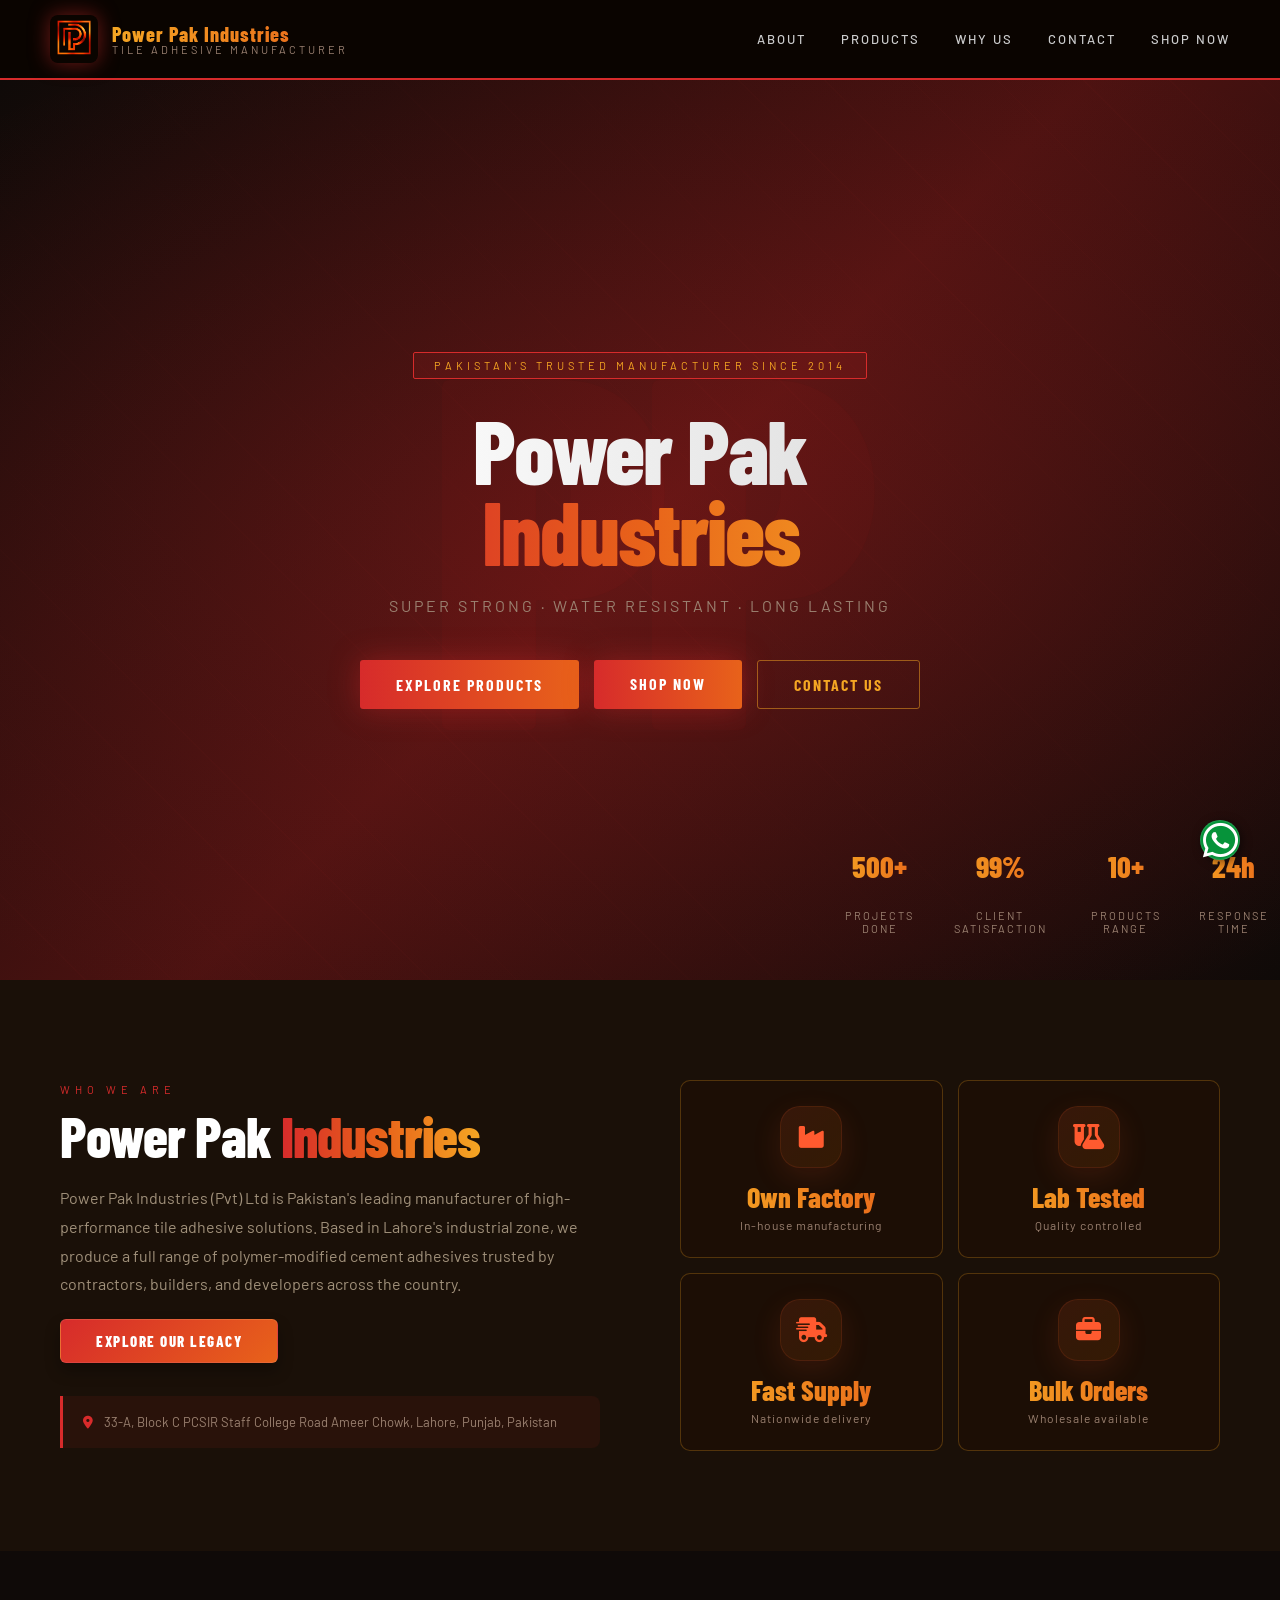
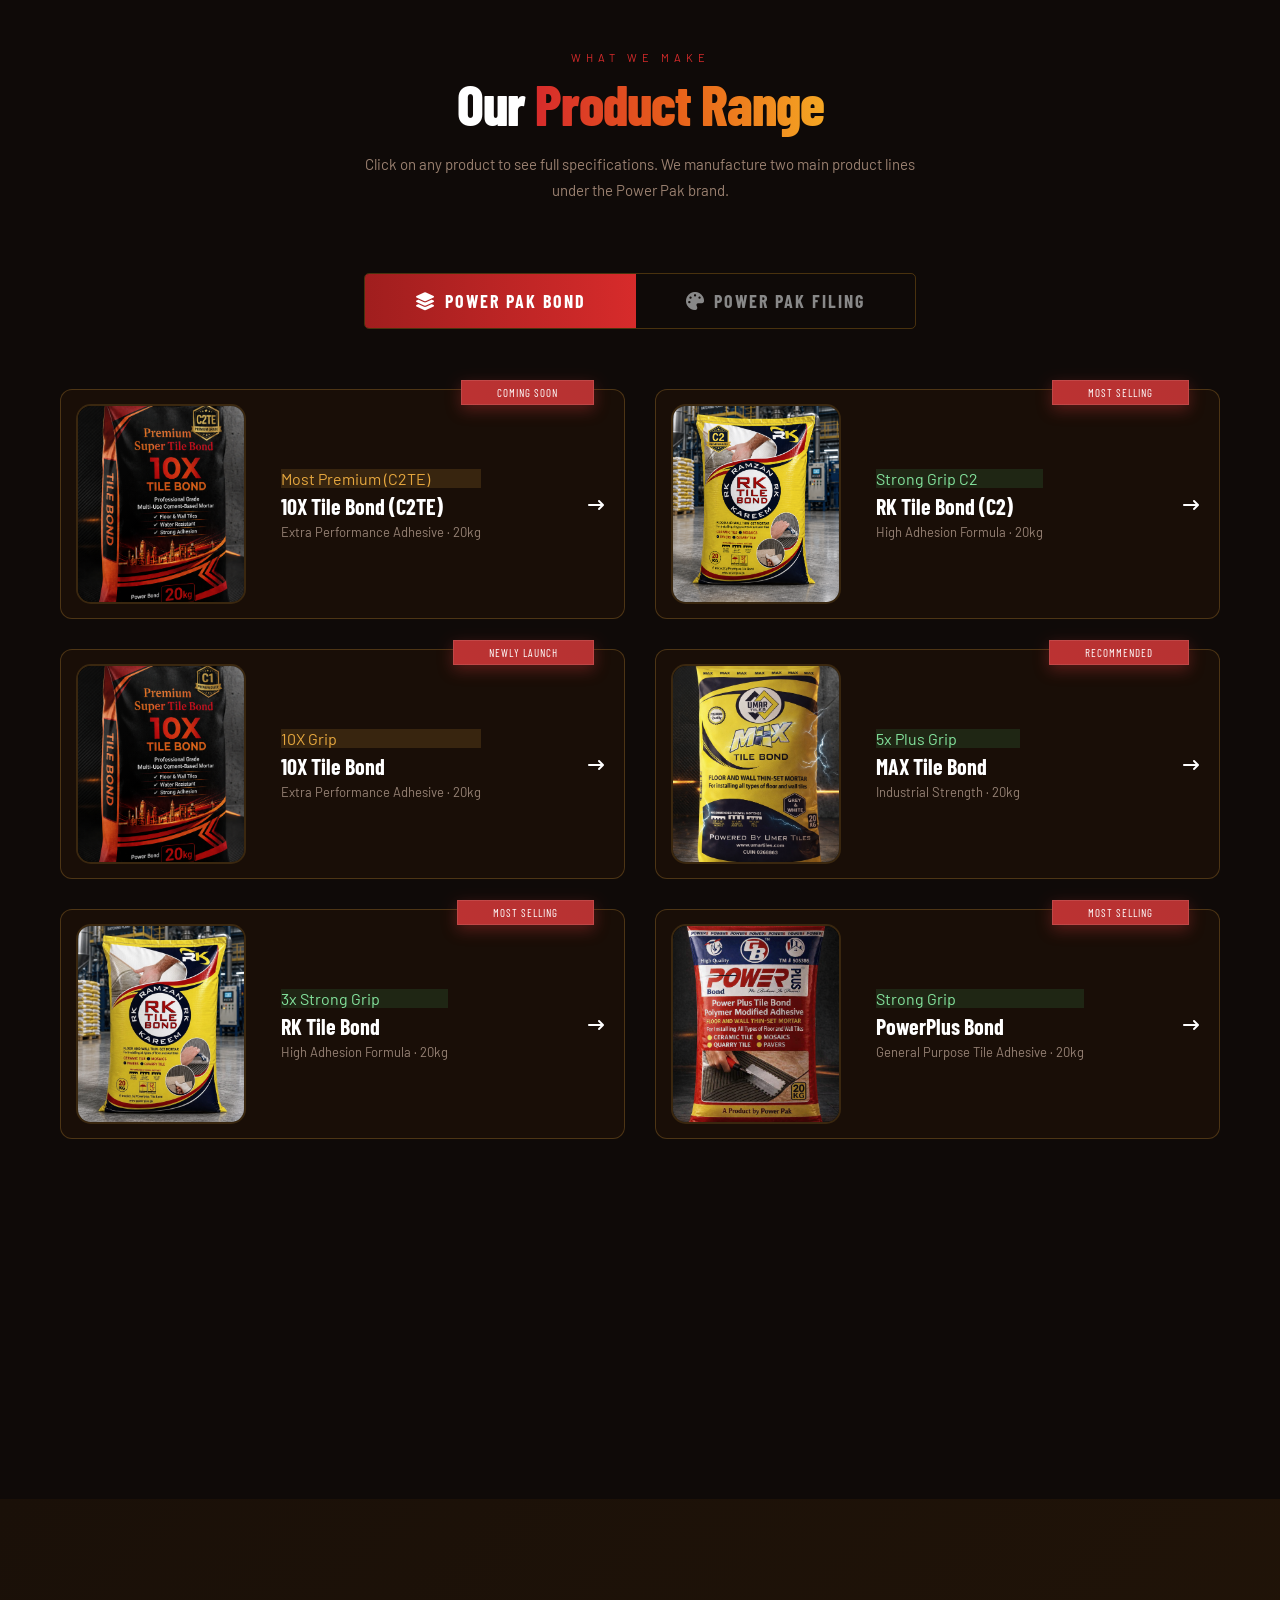
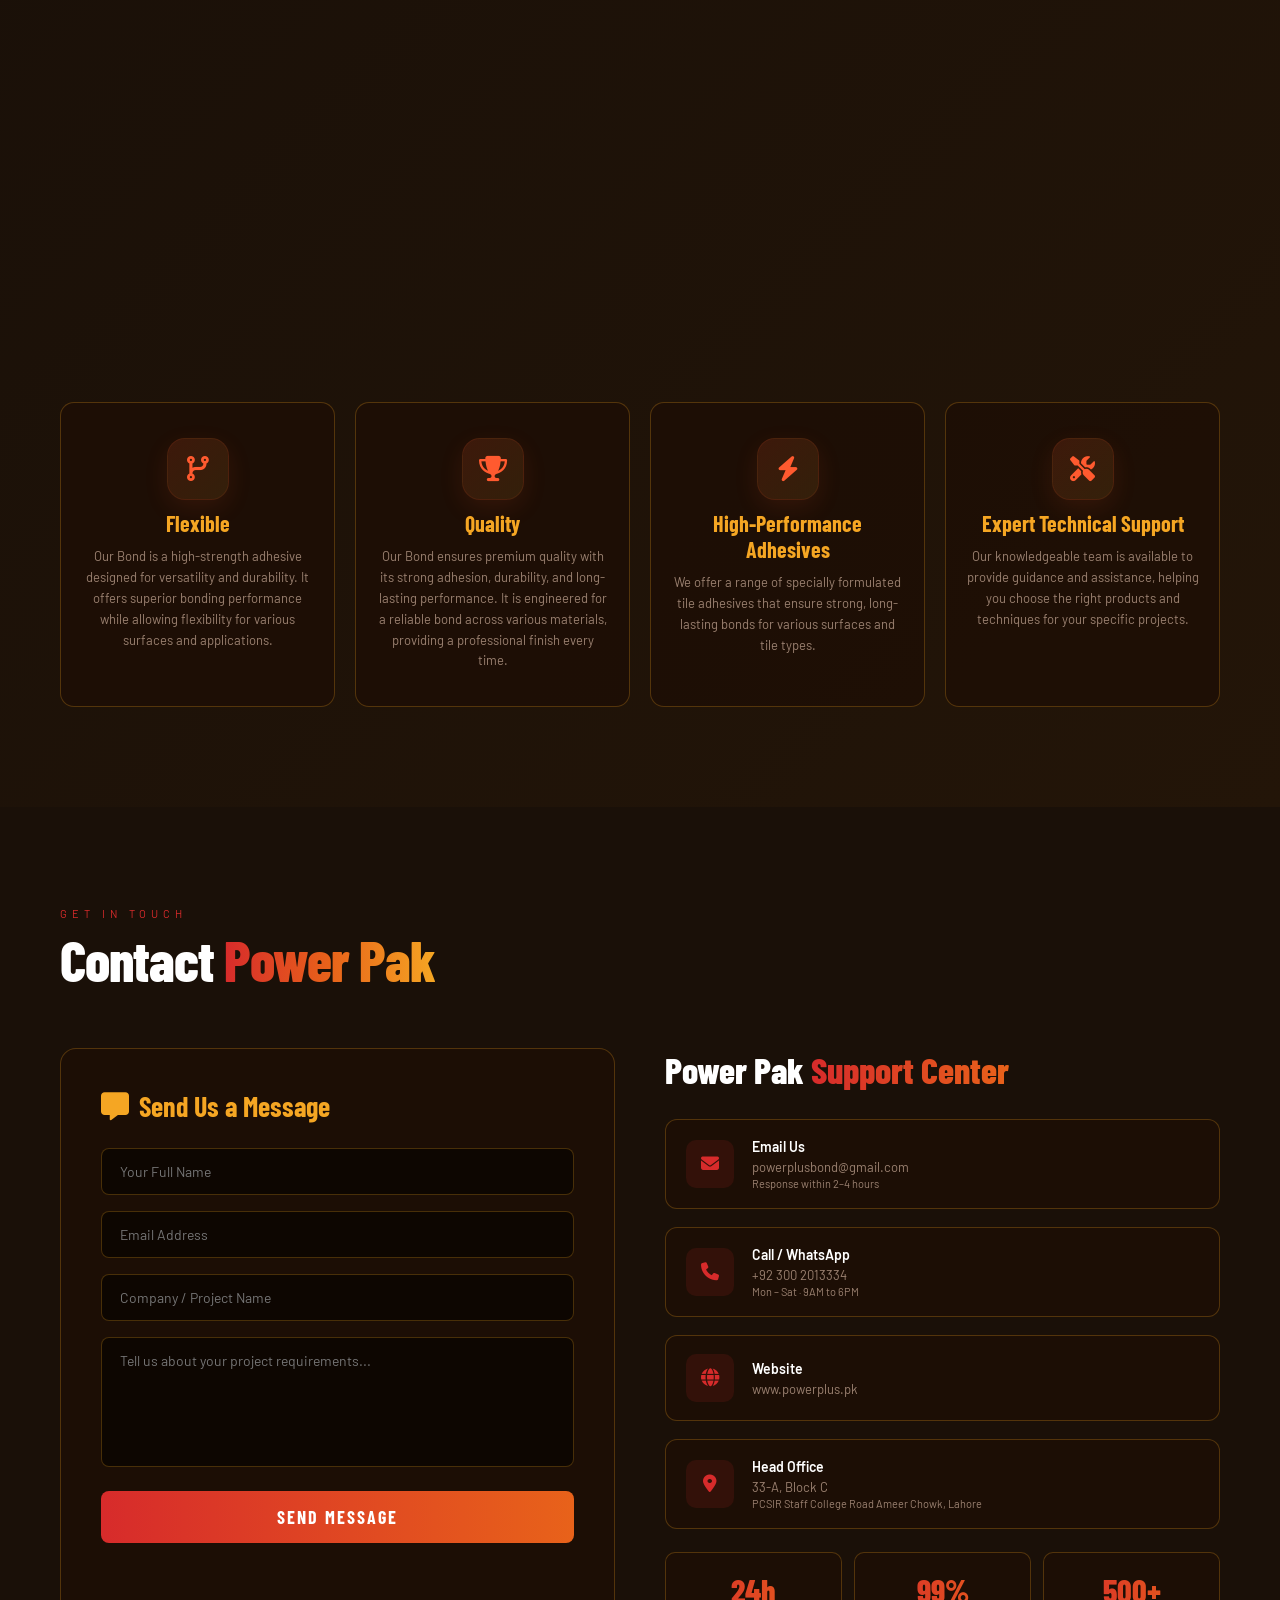
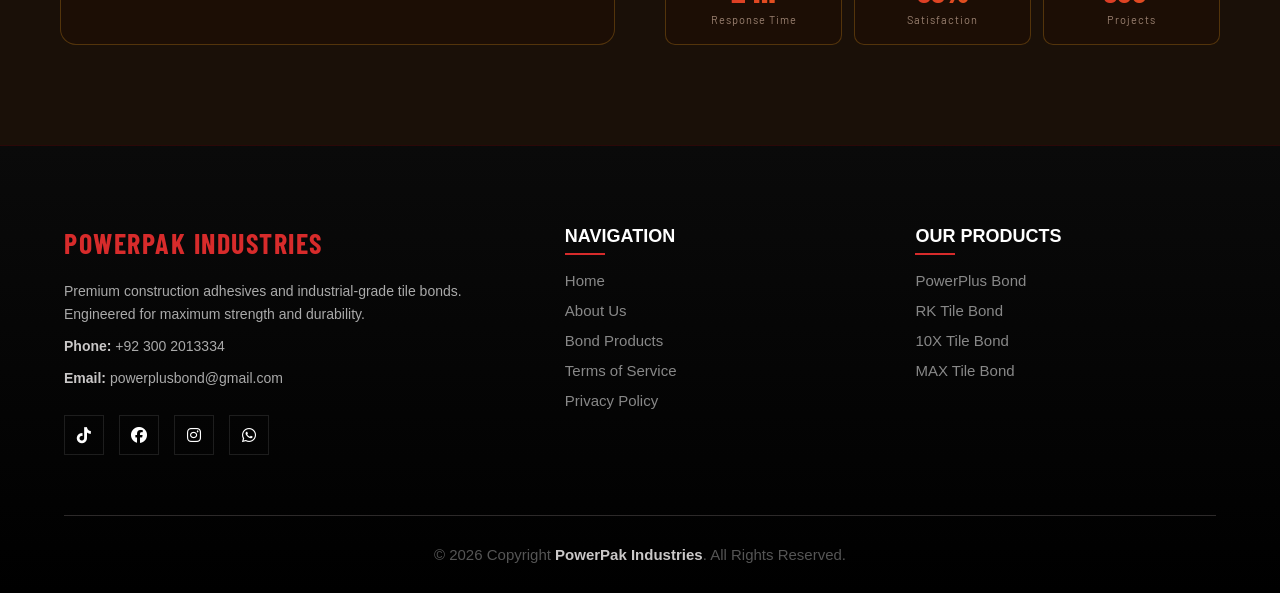
<file: index.html>
<!DOCTYPE html>
<html lang="en">
<head>
<meta charset="UTF-8">
<meta name="viewport" content="width=device-width, initial-scale=1.0">
<title>Power Pak Industries</title>

<link rel="shortcut icon" href="/images/favicon.png" type="image/png">
<link rel="stylesheet" href="https://cdnjs.cloudflare.com/ajax/libs/font-awesome/6.5.0/css/all.min.css">
<link href="https://fonts.googleapis.com/css2?family=Oswald:wght@400;600;700&family=Barlow:wght@300;400;500&family=Barlow+Condensed:wght@600;700;800&display=swap" rel="stylesheet">
<link rel="stylesheet" href="style.css">
</head>
<body>

<!-- NAVBAR -->
<header class="navbar" id="navbar">
  <div class="logo-wrap">
    <div class="logo-icon"><img src="/images/logo.png" alt="PowerPak logo"></div>
    <div class="logo-text">
      <span>Power Pak Industries</span>
      <span>Tile Adhesive Manufacturer</span>
    </div>
  </div>
  <div class="menu-toggle" id="mobile-menu">
    <span></span>
    <span></span>
    <span></span>
  </div>

  <nav id="nav-menu">
    <a href="#about">About</a>
    <a href="#products">Products</a>
    <a href="#features">Why Us</a>
    <a href="#contact">Contact</a>
    <!-- In index.html -->
    <a href="shop.html" class="shop-now-btn">Shop Now</a>
  </nav>
</header>

<!-- HERO -->
<section class="hero" id="home">
  <div class="hero-content">
    <div class="hero-badge">Pakistan's Trusted Manufacturer Since 2014</div>
    <h1>
      <span class="line1">Power Pak</span>
      <span class="line2">Industries</span>
    </h1>
    <p>Super Strong · Water Resistant · Long Lasting</p>
    <div class="hero-btns">
      <button class="btn-primary" onclick="document.getElementById('products').scrollIntoView({behavior:'smooth'})">
        Explore Products
      </button>
      <a class="btn-primary shop-hero-cta" href="shop.html">
        Shop Now
      </a>
      <button class="btn-outline" onclick="document.getElementById('contact').scrollIntoView({behavior:'smooth'})">
        Contact Us
      </button>
    </div>
  </div>

  <div class="hero-stats">
    <div class="hero-stat"><h3>500+</h3><p>Projects Done</p></div>
    <div class="hero-stat"><h3>99%</h3><p>Client Satisfaction</p></div>
    <div class="hero-stat"><h3>10+</h3><p>Products Range</p></div>
    <div class="hero-stat"><h3>24h</h3><p>Response Time</p></div>
  </div>
</section>

<!-- ABOUT -->
<section id="about" class="about reveal">
  <div class="about-text">
    <div class="section-label">Who We Are</div>
    <h2 class="section-title">Power Pak <span>Industries</span></h2>
    <p>
      Power Pak Industries (Pvt) Ltd is Pakistan's leading manufacturer of high-performance
      tile adhesive solutions. Based in Lahore's industrial zone, we produce a full range of
      polymer-modified cement adhesives trusted by contractors, builders, and developers
      across the country.
    </p>
    <div style="margin-top: 20px; margin-bottom: 30px;">
        <a href="history.html" class="btn-main" style="padding: 12px 35px; text-decoration: none; display: inline-block;">
            Explore Our Legacy
        </a>
    </div>
    <div class="about-address">
      <i class="fa-solid fa-location-dot" style="color:var(--red); margin-right:8px;"></i>
      33-A, Block C PCSIR Staff College Road Ameer Chowk, Lahore, Punjab, Pakistan
    </div>
  </div>

  <div class="about-right">
    <div class="about-card">
      <div class="icon"> <i class="fa-solid fa-industry"></i></div>
      <h4>Own Factory</h4>
      <p>In-house manufacturing</p>
    </div>
    <div class="about-card">
      <div class="icon"> <i class="fa-solid fa-flask-vial"></i></div>
      <h4>Lab Tested</h4>
      <p>Quality controlled</p>
    </div>
    <div class="about-card">
      <div class="icon"><i class="fa-solid fa-truck-fast"></i></div>
      <h4>Fast Supply</h4>
      <p>Nationwide delivery</p>
    </div>
    <div class="about-card">
      <div class="icon"> <i class="fa-solid fa-briefcase"></i></div>
      <h4>Bulk Orders</h4>
      <p>Wholesale available</p>
    </div>
  </div>
</section>

<!-- PRODUCTS -->
<section id="products" class="products-section">
  <div class="products-header reveal">
    <div class="section-label">What We Make</div>
    <h2 class="section-title">Our <span>Product Range</span></h2>
    <p style="color:var(--text-muted); max-width:550px; margin:0 auto; font-size:15px; line-height:1.7;">
      Click on any product to see full specifications. We manufacture two main product lines under the Power Pak brand.
    </p>
  </div>

  <div class="product-tabs reveal">
    <button class="tab-btn active" onclick="switchTab('bonds', this)">
      <i class="fa-solid fa-layer-group" style="margin-right:8px;"></i>Power Pak Bond
    </button>
    <button class="tab-btn" onclick="switchTab('filing', this)">
      <i class="fa-solid fa-palette" style="margin-right:8px;"></i>Power Pak Filing
    </button>
  </div>

  <!-- ── BONDS PANEL ── -->
  <div id="panel-bonds" class="panel active">
  <div class="bonds-grid">

     <div class="bond-card reveal" onclick="location.href='product-10x-c2te.html'">
      <div class="coming-soon-tag">Coming Soon</div>
      <div class="bond-img-wrap">
        <img src="images/10X-main-c2te.png" alt="10X Tile Bond Bag">
      </div>
      <div class="bond-card-top">
        <div class="bond-content">
          <div class="tag" style="background:rgba(245,166,35,0.15);color:var(--yellow);">Most Premium (C2TE) </div>
          <h3>10X Tile Bond (C2TE) </h3>
          <p>Extra Performance Adhesive · 20kg</p>
        </div>
        <div class="bond-arrow"><i class="fa-solid fa-arrow-right-long"></i></div>
      </div>
      </div>

     <div class="bond-card reveal" onclick="location.href='product-rk-c2.html'">
      <div class="coming-soon-tag">Most Selling</div>
      <div class="bond-img-wrap">
        <img src="images/rk-main-c2.png" alt="RK Tile Bond Bag">
      </div>
      <div class="bond-card-top">
        <div class="bond-content">
          <div class="tag" style="background:rgba(50,180,80,0.15);color:#72e891;">Strong Grip C2 </div>
          <h3>RK Tile Bond (C2)</h3>
          <p>High Adhesion Formula · 20kg</p>
        </div>
        <div class="bond-arrow"><i class="fa-solid fa-arrow-right-long"></i></div>
      </div>

    </div>
     <div class="bond-card reveal" onclick="location.href='product-10x.html'">
      <div class="coming-soon-tag">Newly Launch</div>
      <div class="bond-img-wrap">
        <img src="images/10X-main.png" alt="10X Tile Bond Bag">
      </div>
      <div class="bond-card-top">
        <div class="bond-content">
          <div class="tag" style="background:rgba(245,166,35,0.15);color:var(--yellow);">10X Grip</div>
          <h3>10X Tile Bond</h3>
          <p>Extra Performance Adhesive · 20kg</p>
        </div>
        <div class="bond-arrow"><i class="fa-solid fa-arrow-right-long"></i></div>
      </div>
    </div>

   <div class="bond-card reveal" onclick="location.href='product-max.html'">
      <div class="coming-soon-tag">Recommended</div>
      <div class="bond-img-wrap">
        <img src="images/max-main.png" alt="MAX Tile Bond Bag">
      </div>
      <div class="bond-card-top">
        <div class="bond-content">
          <div class="tag" style="background:rgba(50, 180, 80, 0.15);color:#72e891;">5x Plus Grip</div>
          <h3>MAX Tile Bond</h3>
          <p>Industrial Strength · 20kg</p>
        </div>
        <div class="bond-arrow"><i class="fa-solid fa-arrow-right-long"></i></div>
      </div>
    </div>

    <div class="bond-card reveal" onclick="location.href='product-rk.html'">
      <div class="coming-soon-tag">Most Selling</div>
      <div class="bond-img-wrap">
        <img src="images/rk-main.jpeg" alt="RK Tile Bond Bag">
      </div>
      <div class="bond-card-top">
        <div class="bond-content">
          <div class="tag" style="background:rgba(50,180,80,0.15);color:#72e891;">3x Strong Grip</div>
          <h3>RK Tile Bond</h3>
          <p>High Adhesion Formula · 20kg</p>
        </div>
        <div class="bond-arrow"><i class="fa-solid fa-arrow-right-long"></i></div>
      </div>
    </div>

    <div class="bond-card reveal" onclick="location.href='product-powerplus.html'">
      <div class="coming-soon-tag">Most Selling</div>
      <div class="bond-img-wrap">
        <img src="images/powerplus-main.png" alt="PowerPlus Bond Bag">
      </div>
      <div class="bond-card-top">
        <div class="bond-content">
          <div class="tag" style="background:rgba(50,180,80,0.15);color:#72e891;">Strong Grip</div>
          <h3>PowerPlus Bond</h3>
          <p>General Purpose Tile Adhesive · 20kg</p>
        </div>
        <div class="bond-arrow"><i class="fa-solid fa-arrow-right-long"></i></div>
      </div>
    </div>

    <div class="bond-card reveal" onclick="location.href='product-powerpak.html'">
      <div class="coming-soon-tag">Coming Soon</div>
      <div class="bond-img-wrap">
        <img src="images/power pak.jpeg" alt="Power Pak Tile Bond Bag">
      </div>
      <div class="bond-card-top">
        <div class="bond-content">
          <div class="tag" style="background:rgba(50, 180, 80, 0.15);color:#72e891;">Stong Grip</div>
          <h3>Power Pak Tile Bond</h3>
          <p>General Purpose Tile Bond · 20kg</p>
        </div>
        <div class="bond-arrow"><i class="fa-solid fa-arrow-right-long"></i></div>
      </div>
    </div>

    <div class="bond-card reveal" onclick="location.href='product-whitebond.html'">
      <div class="coming-soon-tag">Coming Soon</div>
      <div class="bond-img-wrap">
        <img src="images/whitebond.png" alt="Power Pak White Bond">
      </div>
      <div class="bond-card-top">
        <div class="bond-content">
          <div class="tag" style="background:rgba(50, 180, 80, 0.15);color:#72e891;">White Bond</div>
          <h3>Power Pak White Bond</h3>
          <p>General Purpose White Bond · 20kg</p>
        </div>
        <div class="bond-arrow"><i class="fa-solid fa-arrow-right-long"></i></div>
      </div>
    </div>

  </div>
</div>

  <!-- ── FILING PANEL ── -->
  <div id="panel-filing" class="panel">
    <p style="text-align:center;color:var(--text-muted);margin-bottom:40px;font-size:14px;">
      Click on any color to see filing details and best use applications.
    </p>
    <div class="filing-grid">

      <!-- White -->
      <div class="filing-card reveal" onclick="toggleFiling(this)">
        <div class="filing-color" style="background:linear-gradient(135deg,#f5f5f5,#ddd);"></div>
        <div class="filing-info"><h4>Pure White</h4><p>Classic · All tiles</p></div>
        <div class="filing-expand"><strong>Code:</strong> FW-01 · <strong>Finish:</strong> Smooth Matte<br>Perfect for white ceramic and marble tiles. Keeps joints clean and bright. Suitable for walls and floors.</div>
      </div>

      <!-- Black -->
      <div class="filing-card reveal" onclick="toggleFiling(this)">
        <div class="filing-color" style="background:linear-gradient(135deg,#000000,#2c2c2c);"></div>
        <div class="filing-info"><h4>Black</h4><p>Deep · Granite & Dark Tiles</p></div>
        <div class="filing-expand"><strong>Code:</strong> FI-03 · <strong>Finish:</strong> Matte<br>A bold, deep black for dark granite, basalt, or slate tiles. Perfect for aggressive modern designs and luxury spaces.</div>
      </div>

      <!-- Light Gray -->
      <div class="filing-card reveal" onclick="toggleFiling(this)">
        <div class="filing-color" style="background:linear-gradient(135deg,#d3d3d3,#b0b0b0);"></div>
        <div class="filing-info"><h4>Light Gray</h4><p>Clean · Ceramic & Porcelain</p></div>
        <div class="filing-expand"><strong>Code:</strong> FI-04 · <strong>Finish:</strong> Satin<br>A versatile cool gray that blends seamlessly with modern ceramic and light porcelain tiles. Ideal for high-traffic floor areas.</div>
      </div>

      <!-- Dark Gray -->
      <div class="filing-card reveal" onclick="toggleFiling(this)">
        <div class="filing-color" style="background:linear-gradient(135deg,#4a4a4a,#2f2f2f);"></div>
        <div class="filing-info"><h4>Dark Gray</h4><p>Industrial · Stone & Concrete</p></div>
        <div class="filing-expand"><strong>Code:</strong> FI-05 · <strong>Finish:</strong> Matte<br>A heavy-duty charcoal tone suited for industrial concrete looks and dark grey natural stones. Excellent for outdoor or commercial use.</div>
      </div>

      <!-- pink -->
      <div class="filing-card reveal" onclick="toggleFiling(this)">
        <div class="filing-color" style="background:linear-gradient(135deg,#ffc0cb,#ffb6c1);"></div>
        <div class="filing-info"><h4>Pink</h4><p>Soft · Decorative Tiles</p></div>
        <div class="filing-expand"><strong>Code:</strong> FI-10 · <strong>Finish:</strong> Satin<br>A gentle pastel pink ideal for decorative accents and specialized bathroom designs. Provides a unique, soft aesthetic for creative tiling projects.</div>
      </div>

      <!-- Light Blue -->
      <div class="filing-card reveal" onclick="toggleFiling(this)">
        <div class="filing-color" style="background:linear-gradient(135deg,#add8e6,#87cefa);"></div>
        <div class="filing-info"><h4>Light Blue</h4><p>Cool · Glass & Spa</p></div>
        <div class="filing-expand"><strong>Code:</strong> FI-12 · <strong>Finish:</strong> Satin<br>A tranquil, icy blue designed for glass tiles and modern spa environments. Offers a clean, serene finish for light-filled rooms.</div>
      </div>

      <!-- Dark Blue -->
      <div class="filing-card reveal" onclick="toggleFiling(this)">
        <div class="filing-color" style="background:linear-gradient(135deg,#00008b,#000033);"></div>
        <div class="filing-info"><h4>Dark Blue</h4><p>Bold · Oceanic & Accent</p></div>
        <div class="filing-expand"><strong>Code:</strong> FI-13 · <strong>Finish:</strong> Matte<br>A deep, aggressive navy for high-contrast accent walls and specialized pool designs. Provides a professional, premium industrial look.</div>
      </div>

      <!-- Sky Blue -->
      <div class="filing-card reveal" onclick="toggleFiling(this)">
        <div class="filing-color" style="background:linear-gradient(135deg,#87ceeb,#00bfff);"></div>
        <div class="filing-info"><h4>Sky Blue</h4><p>Fresh · Mosaic & Pool</p></div>
        <div class="filing-expand"><strong>Code:</strong> FI-11 · <strong>Finish:</strong> Gloss<br>A vibrant, airy blue perfect for glass mosaics and swimming pool borders. Brings a clean, water-inspired freshness to aquatic and spa areas.</div>
      </div>

      <!-- Light Brown -->
      <div class="filing-card reveal" onclick="toggleFiling(this)">
        <div class="filing-color" style="background:linear-gradient(135deg,#a67b5b,#8b624a);"></div>
        <div class="filing-info"><h4>Light Brown</h4><p>Natural · Oak & Timber</p></div>
        <div class="filing-expand"><strong>Code:</strong> FI-08 · <strong>Finish:</strong> Matte<br>A sandy, natural brown ideal for light wood-look planks and oak-style finishes. Mimics the organic tones of natural timber grain.</div>
      </div>

      <!-- Dark Brown -->
      <div class="filing-card reveal" onclick="toggleFiling(this)">
        <div class="filing-color" style="background:linear-gradient(135deg,#3e2723,#21130d);"></div>
        <div class="filing-info"><h4>Dark Brown</h4><p>Deep · Walnut & Chocolate</p></div>
        <div class="filing-expand"><strong>Code:</strong> FI-09 · <strong>Finish:</strong> Satin<br>A rich, dark chocolate tone for walnut or dark mahogany wood tiles. Provides a high-contrast, premium look for executive interiors.</div>
      </div>

      <!-- Ivory -->
      <div class="filing-card reveal" onclick="toggleFiling(this)">
        <div class="filing-color" style="background:linear-gradient(135deg,#fffff0,#f0e8d0);"></div>
        <div class="filing-info"><h4>Ivory</h4><p>Warm · Marble tiles</p></div>
        <div class="filing-expand"><strong>Code:</strong> FI-02 · <strong>Finish:</strong> Satin<br>Warm ivory tone for light marble and cream-coloured tiles. Elegant look for living rooms and bathrooms.</div>
      </div>

      <!-- Beige -->
      <div class="filing-card reveal" onclick="toggleFiling(this)">
        <div class="filing-color" style="background:linear-gradient(135deg,#f5e6c8,#d4b896);"></div>
        <div class="filing-info"><h4>Beige</h4><p>Natural · Stone look</p></div>
        <div class="filing-expand"><strong>Code:</strong> FB-03 · <strong>Finish:</strong> Natural<br>Natural beige for travertine and stone-look tiles. Blends seamlessly with earthy tones.</div>
      </div>

      <!-- Silver Grey -->
      <div class="filing-card reveal" onclick="toggleFiling(this)">
        <div class="filing-color" style="background:linear-gradient(135deg,#c8c8c8,#909090);"></div>
        <div class="filing-info"><h4>Silver Grey</h4><p>Modern · Porcelain</p></div>
        <div class="filing-expand"><strong>Code:</strong> FSG-04 · <strong>Finish:</strong> Semi-Gloss<br>Clean silver-grey for modern porcelain and grey tile settings. Popular in contemporary kitchens.</div>
      </div>

      <!-- Charcoal -->
      <div class="filing-card reveal" onclick="toggleFiling(this)">
        <div class="filing-color" style="background:linear-gradient(135deg,#555,#2a2a2a);"></div>
        <div class="filing-info"><h4>Charcoal</h4><p>Bold · Dark tiles</p></div>
        <div class="filing-expand"><strong>Code:</strong> FC-05 · <strong>Finish:</strong> Matte<br>Strong charcoal for dark stone and slate tiles. Creates a dramatic contrast or seamless dark joint.</div>
      </div>

      <!-- Cement Grey -->
      <div class="filing-card reveal" onclick="toggleFiling(this)">
        <div class="filing-color" style="background:linear-gradient(135deg,#a0a0a0,#787878);"></div>
        <div class="filing-info"><h4>Cement Grey</h4><p>Industrial · Quarry</p></div>
        <div class="filing-expand"><strong>Code:</strong> FCG-06 · <strong>Finish:</strong> Rough Natural<br>Industrial grey for quarry tiles and cement-look surfaces. Ideal for outdoor paving and driveways.</div>
      </div>

      <!-- Sandy Brown -->
      <div class="filing-card reveal" onclick="toggleFiling(this)">
        <div class="filing-color" style="background:linear-gradient(135deg,#c8a46e,#a07840);"></div>
        <div class="filing-info"><h4>Sandy Brown</h4><p>Earthy · Outdoor</p></div>
        <div class="filing-expand"><strong>Code:</strong> FSB-07 · <strong>Finish:</strong> Granular<br>Sandy brown for outdoor pavers and garden tiles. Blends with natural landscape and terracotta.</div>
      </div>

      <!-- Terracotta -->
      <div class="filing-card reveal" onclick="toggleFiling(this)">
        <div class="filing-color" style="background:linear-gradient(135deg,#c0643c,#8b3a20);"></div>
        <div class="filing-info"><h4>Terracotta</h4><p>Classic · Red tiles</p></div>
        <div class="filing-expand"><strong>Code:</strong> FT-08 · <strong>Finish:</strong> Matte<br>Rich terracotta for traditional red floor tiles and rustic-style spaces. Great for verandas and courtyards.</div>
      </div>

      <!-- Chocolate -->
      <div class="filing-card reveal" onclick="toggleFiling(this)">
        <div class="filing-color" style="background:linear-gradient(135deg,#7b4030,#4a2010);"></div>
        <div class="filing-info"><h4>Chocolate</h4><p>Rich · Wooden look</p></div>
        <div class="filing-expand"><strong>Code:</strong> FCH-09 · <strong>Finish:</strong> Smooth<br>Deep chocolate brown for wood-effect porcelain and dark natural stone. Creates a luxurious finish.</div>
      </div>

      <!-- Black -->
      <div class="filing-card reveal" onclick="toggleFiling(this)">
        <div class="filing-color" style="background:linear-gradient(135deg,#2a2a2a,#000);"></div>
        <div class="filing-info"><h4>Jet Black</h4><p>Luxury · Feature tiles</p></div>
        <div class="filing-expand"><strong>Code:</strong> FJB-10 · <strong>Finish:</strong> Semi-Gloss<br>Premium jet black for feature walls, dark marble, and high-contrast designer tile installations.</div>
      </div>

      <!-- Mint Green -->
      <div class="filing-card reveal" onclick="toggleFiling(this)">
        <div class="filing-color" style="background:linear-gradient(135deg,#90e0a0,#50c060);"></div>
        <div class="filing-info"><h4>Mint Green</h4><p>Fresh · Kitchen tiles</p></div>
        <div class="filing-expand"><strong>Code:</strong> FMG-11 · <strong>Finish:</strong> Gloss<br>Fresh mint for colourful kitchen backsplash and bathroom tiles. Adds a vibrant, clean accent.</div>
      </div>

      <!-- Cobalt Blue -->
      <div class="filing-card reveal" onclick="toggleFiling(this)">
        <div class="filing-color" style="background:linear-gradient(135deg,#3060c0,#1030a0);"></div>
        <div class="filing-info"><h4>Cobalt Blue</h4><p>Bold · Pool areas</p></div>
        <div class="filing-expand"><strong>Code:</strong> FCB-12 · <strong>Finish:</strong> Gloss<br>Vibrant cobalt blue perfect for swimming pools, feature walls, and mosaic tile installations.</div>
      </div>

    </div>
  </div>
</section>

<!-- FEATURES -->
<section id="features" class="features-section">
  <div class="reveal">
    <div class="section-label">Why Choose Power Pak</div>
    <h2 class="section-title">Built for <span>Strength</span></h2>
  </div>

  <div class="features-grid">
    <div class="feat-card reveal">
      <div class="feat-icon"> <i class="fa-solid fa-dumbbell"></i></div>
      <h3>Extra Strong Grip</h3>
      <p>Our polymer-modified formula delivers superior bond strength that outlasts standard adhesives in every condition.</p>
    </div>
    <div class="feat-card reveal">
      <div class="feat-icon"> <i class="fa-solid fa-droplet"></i></div>
      <h3>Water Resistant</h3>
      <p>Moisture-proof formulations ensure tiles stay firmly bonded even in wet rooms, pools, and outdoor environments.</p>
    </div>
    <div class="feat-card reveal">
      <div class="feat-icon"> <i class="fa-solid fa-fire"></i></div>
      <h3>Heat Resistant</h3>
      <p>Specially designed to withstand Pakistan's extreme temperatures without cracking or losing adhesion.</p>
    </div>
    <div class="feat-card reveal">
      <div class="feat-icon"> <i class="fa-solid fa-hourglass-half"></i></div>
      <h3>Long Lasting Bond</h3>
      <p>Crack-resistant and durable — our adhesives are engineered to last decades without re-laying requirements.</p>
    </div>
    <div class="feat-card reveal">
      <div class="feat-icon"> <i class="fa-solid fa-code-branch"></i></div>
      <h3>Flexible</h3>
      <p>Our Bond is a high-strength adhesive designed for versatility and durability. It offers superior bonding performance while allowing flexibility for various surfaces and applications.</p>
    </div>
    <div class="feat-card reveal">
      <div class="feat-icon"> <i class="fa-solid fa-trophy"></i></div>
      <h3>Quality</h3>
      <p>Our Bond ensures premium quality with its strong adhesion, durability, and long-lasting performance. It is engineered for a reliable bond across various materials, providing a professional finish every time.</p>
    </div>
    <div class="feat-card reveal">
      <div class="feat-icon"> <i class="fa-solid fa-bolt"></i></div>
      <h3>High-Performance Adhesives</h3>
      <p>We offer a range of specially formulated tile adhesives that ensure strong, long-lasting bonds for various surfaces and tile types.</p>
    </div>
    <div class="feat-card reveal">
      <div class="feat-icon"><i class="fa-solid fa-screwdriver-wrench"></i></div>
      <h3>Expert Technical Support</h3>
      <p>Our knowledgeable team is available to provide guidance and assistance, helping you choose the right products and techniques for your specific projects.</p>
    </div>
  </div>
</section>

<!-- CONTACT -->
<section id="contact" class="contact-section">
  <div class="reveal">
    <div class="section-label">Get In Touch</div>
    <h2 class="section-title">Contact <span>Power Pak</span></h2>
  </div>

  <div class="contact-grid">
    <div class="contact-form reveal">
      <h3><i class="fa-solid fa-message" style="margin-right:10px;"></i>Send Us a Message</h3>
      <div class="form-group">
        <input type="text" placeholder="Your Full Name" required>
      </div>
      <div class="form-group">
        <input type="email" placeholder="Email Address" required>
      </div>
      <div class="form-group">
        <input type="text" placeholder="Company / Project Name">
      </div>
      <div class="form-group">
        <textarea placeholder="Tell us about your project requirements..."></textarea>
      </div>
      <button class="btn-submit">Send Message</button>
    </div>

    <div class="contact-info reveal">
      <h3>Power Pak <span style="background:linear-gradient(90deg,var(--red),var(--orange));-webkit-background-clip:text;color:transparent;">Support Center</span></h3>

      <div class="info-card">
        <div class="info-icon"><i class="fa-solid fa-envelope"></i></div>
        <div class="info-text">
          <h4>Email Us</h4>
          <p>powerplusbond@gmail.com</p>
          <p style="font-size:11px;margin-top:2px;">Response within 2–4 hours</p>
        </div>
      </div>

      <div class="info-card">
        <div class="info-icon"><i class="fa-solid fa-phone"></i></div>
        <div class="info-text">
          <h4>Call / WhatsApp</h4>
          <p>+92 300 2013334</p>
          <p style="font-size:11px;margin-top:2px;">Mon – Sat · 9AM to 6PM</p>
        </div>
      </div>

      <div class="info-card">
        <div class="info-icon"><i class="fa-solid fa-globe"></i></div>
        <div class="info-text">
          <h4>Website</h4>
          <p>www.powerplus.pk</p>
        </div>
      </div>

      <div class="info-card">
        <div class="info-icon"><i class="fa-solid fa-location-dot"></i></div>
        <div class="info-text">
          <h4>Head Office</h4>
          <p>33-A, Block C </p>
          <p style="font-size:11px;margin-top:2px;">PCSIR Staff College Road Ameer Chowk, Lahore</p>
        </div>
      </div>

      <div class="stats-row">
        <div class="stat-box"><h2>24h</h2><p>Response Time</p></div>
        <div class="stat-box"><h2>99%</h2><p>Satisfaction</p></div>
        <div class="stat-box"><h2>500+</h2><p>Projects</p></div>
      </div>
    </div>
  </div>
</section>

<!-- FOOTER -->
<footer>
  <div class="footer-top">
    <div class="footer-brand">
        <h3>PowerPak Industries</h3>
        <p>Premium construction adhesives and industrial-grade tile bonds. Engineered for maximum strength and durability.</p>
        <p><strong>Phone:</strong> +92 300 2013334</p>
        <p><strong>Email:</strong> powerplusbond@gmail.com</p>
        <div class="footer-socials">
            <a href="https://www.tiktok.com/@powerplustilebond" target="_blank"><i class="fa-brands fa-tiktok"></i></a>
            <a href="https://www.facebook.com/share/1EXA6axH22/" target="_blank"><i class="fa-brands fa-facebook"></i></a>
            <a href="#"><i class="fa-brands fa-instagram"></i></a>
            <a href="https://wa.me/923002013334" target="_blank"><i class="fa-brands fa-whatsapp"></i></a>
            <a href="https://wa.me/923002013334" target="_blank" class="whatsapp-float"><i class="fa-brands fa-whatsapp"></i></a>
        </div>
    </div>

    <div class="footer-links">
        <h4>Navigation</h4>
        <ul>
            <li><a href="#home">Home</a></li>
            <li><a href="#about">About Us</a></li>
            <li><a href="#products">Bond Products</a></li>
            <li><a href="">Terms of Service</a></li>
            <li><a href="">Privacy Policy</a></li>
        </ul>
    </div>

    <div class="footer-links">
        <h4>Our Products</h4>
        <ul>
            <li><a href="product-powerplus.html">PowerPlus Bond</a></li>
            <li><a href="product-rk.html">RK Tile Bond</a></li>
            <li><a href="product-10x.html">10X Tile Bond</a></li>
            <li><a href="product-max.html">MAX Tile Bond</a></li>
        </ul>
    </div>
  </div>

  <div class="footer-bottom">
        <p>&copy; 2026 Copyright <strong>PowerPak Industries</strong>. All Rights Reserved.</p>
  </div>
</footer>
<script src="script.js"></script>
</body>
</html>
</file>
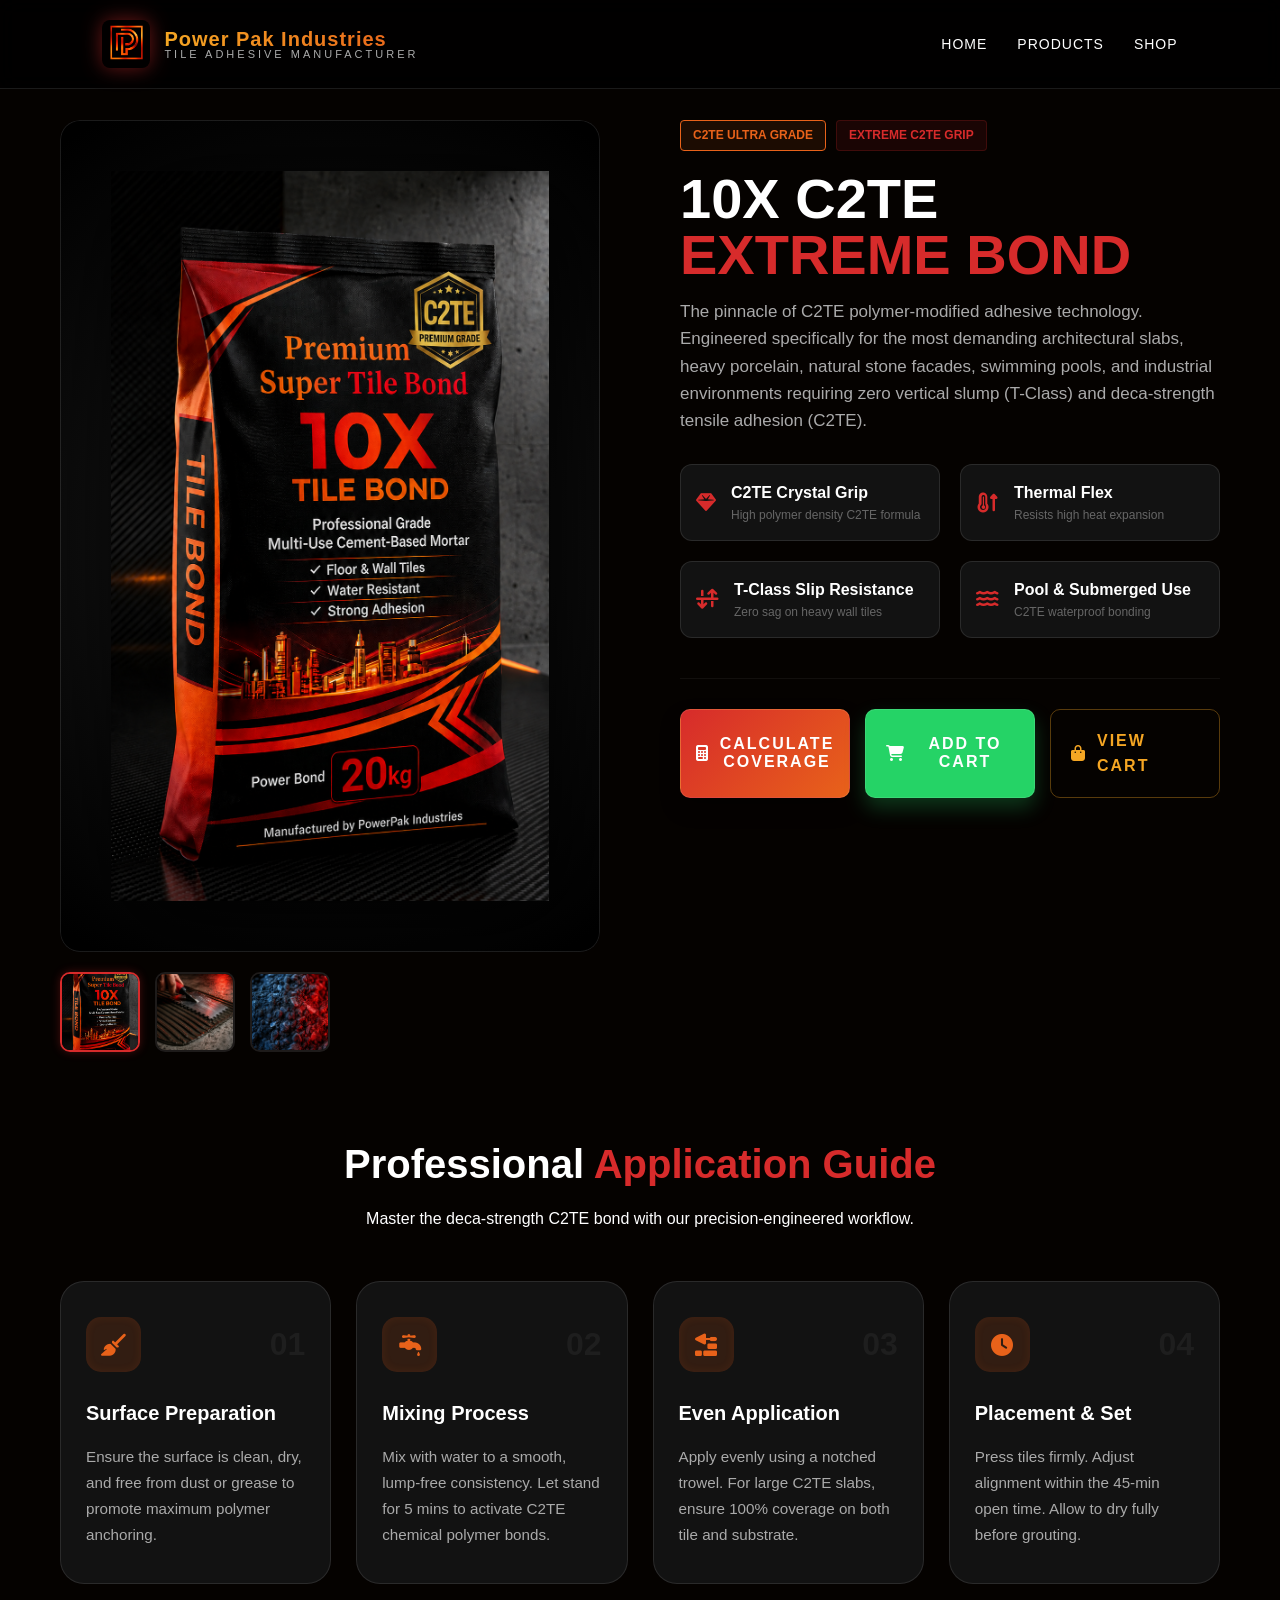
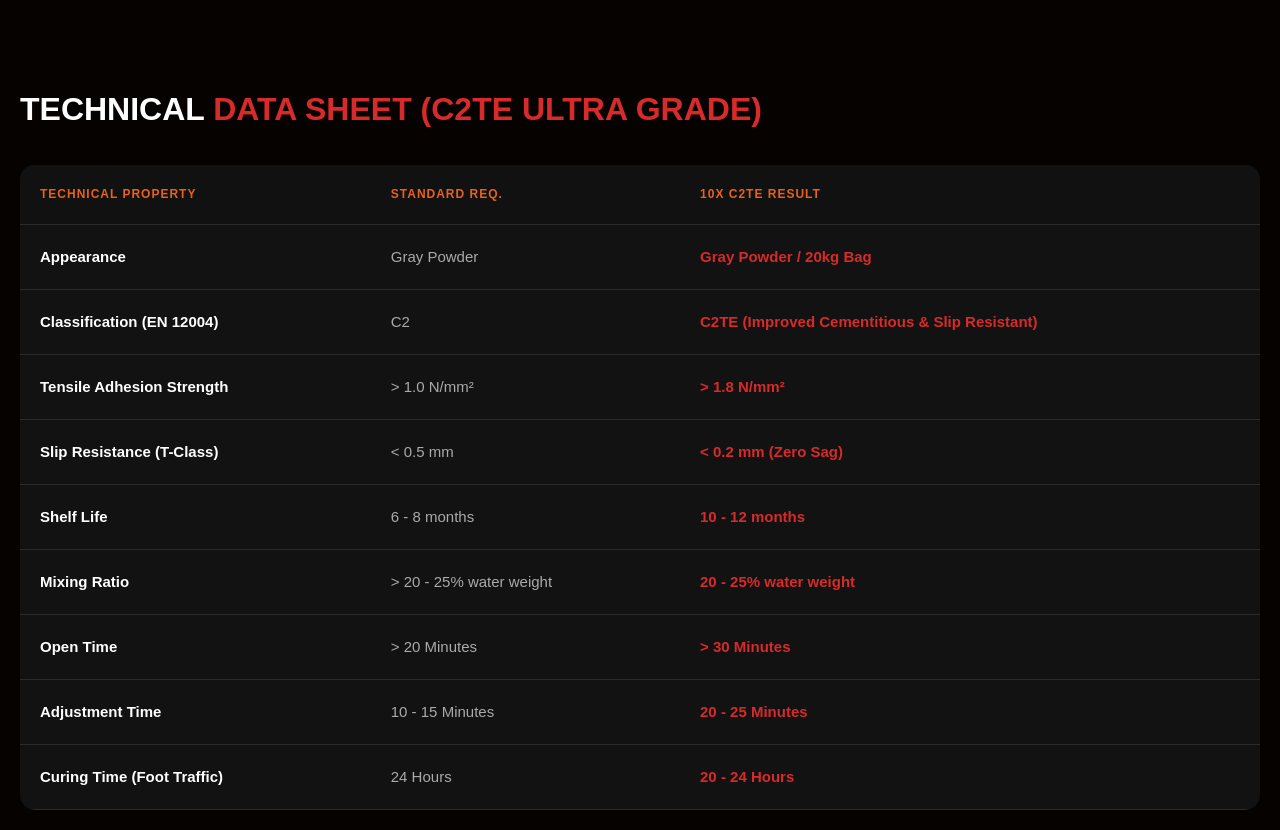
<file: product-10x-c2te.html>
<!DOCTYPE html>
<html lang="en">
<head>
    <meta charset="UTF-8">
    <meta name="viewport" content="width=device-width, initial-scale=1.0">
    <title>10X C2TE Extreme Bond | PowerPak Industries</title>
    <link rel="stylesheet" href="style1.css">
    <link rel="stylesheet" href="https://cdnjs.cloudflare.com/ajax/libs/font-awesome/6.5.0/css/all.min.css">
    <link rel="shortcut icon" href="/images/favicon.png" type="image/png">
</head>
<body class="product-page">
   <nav class="glass-nav">
    <div class="logo-wrap">
        <div class="logo-icon"><img src="/images/logo.png" alt="PowerPak logo"></div>
        <div class="logo-text">
            <span>Power Pak Industries</span>
            <span>Tile Adhesive Manufacturer</span>
        </div>
    </div>

    <div class="menu-toggle" id="mobile-menu">
        <span></span>
        <span></span>
        <span></span>
    </div>

    <ul id="nav-list">
        <li><a href="index.html">Home</a></li>
        <li><a href="index.html#products">Products</a></li>
        <li><a href="shop.html">Shop</a></li>
    </ul>
</nav>

    <div class="container">
        <section class="product-grid">
            <div class="product-visuals">
                <div class="main-image-box">
                    <img src="images/10X-main-c2te.png" alt="10X C2TE Extreme Bond" id="featured">
                </div>
                <div class="thumbnails">
                    <img src="images/10X-main-c2te.png" class="active" onclick="gallery(this)">
                    <img src="images/application1.png" onclick="gallery(this)">
                    <img src="images/texture-macro.png" onclick="gallery(this)">
                </div>
            </div>

            <div class="product-info">
                <div class="tag-row">
                    <span class="badge" style="background: rgba(232, 98, 26, 0.1); color: var(--orange); border-color: var(--orange);">C2TE Ultra Grade</span>
                    <span class="badge">Extreme C2TE Grip</span>
                </div>
                <h1>10X C2TE <span class="highlight">Extreme Bond</span></h1>
                <p class="description">
                    The pinnacle of C2TE polymer-modified adhesive technology. Engineered specifically for the most 
                    demanding architectural slabs, heavy porcelain, natural stone facades, swimming pools, 
                    and industrial environments requiring zero vertical slump (T-Class) and deca-strength tensile adhesion (C2TE).
                </p>

                <div class="feature-list">
                    <div class="feature-item">
                        <i class="fa-solid fa-gem"></i>
                        <div><strong>C2TE Crystal Grip</strong><p style="font-size:12px; color:#666">High polymer density C2TE formula</p></div>
                    </div>
                    <div class="feature-item">
                        <i class="fa-solid fa-temperature-arrow-up"></i>
                        <div><strong>Thermal Flex</strong><p style="font-size:12px; color:#666">Resists high heat expansion</p></div>
                    </div>
                    <div class="feature-item">
                        <i class="fa-solid fa-arrow-down-up-across-line"></i>
                        <div><strong>T-Class Slip Resistance</strong><p style="font-size:12px; color:#666">Zero sag on heavy wall tiles</p></div>
                    </div>
                    <div class="feature-item">
                        <i class="fa-solid fa-water"></i>
                        <div><strong>Pool & Submerged Use</strong><p style="font-size:12px; color:#666">C2TE waterproof bonding</p></div>
                    </div>
                </div>

               <div class="calculator-container">

                     <!-- BUTTON ROW -->
                    <div class="action-row">

                        <!-- CALCULATE BUTTON -->
                      <button class="btn-main small-btn" onclick="togglePanel('calc')" id="calcBtn">
                       <i class="fa-solid fa-calculator"></i>
                        Calculate Coverage
                     </button>

                       <!-- ORDER BUTTON -->
                      <button class="btn-order-main small-btn" onclick="openQtyModal('10x-c2te-tile-bond')" id="orderBtn">
                      <i class="fa-solid fa-cart-shopping"></i>
                       Add to Cart
                     </button>

                      <a class="btn-view-cart small-btn" href="shop.html" aria-label="View cart for 10X C2TE Tile Bond">
                       <i class="fa-solid fa-bag-shopping"></i>
                        View Cart
                      </a>

                    </div>

                     <!-- CALCULATOR PANEL -->
                  <div id="coverageCalc" class="quote-calculator panel">
                    <h3>Coverage <span class="highlight">Estimator</span></h3>

                    <div class="input-group">
                      <input type="number" id="sqftInput" placeholder="Total Area Size" oninput="calculateBags()">
                       <span class="unit">SQFT</span>
                    </div>
                    <div class="quote-results">
                      <div class="res-item">
                      <span>Bags Needed:</span>
                      <span class="highlight" id="bagsResult">0</span>
                    </div>
                    <div class="res-item">
                        <span>Total Weight:</span>
                        <span id="weightResult">0 kg</span>
                    </div>
                 </div>
               </div>

                   <!-- ORDER PANEL -->
                <div id="orderBox" class="quote-calculator panel">

                <h3>Place <span class="highlight">Order</span></h3>

                 <input type="text" id="name" placeholder="Your Name">
                 <input type="text" id="phone" placeholder="Phone Number">
                 <input type="text" id="address" placeholder="Address" required>

                 <input type="number" id="qty" placeholder="Bags Required" oninput="updateTotal()">

                 <p class="total-line">
                    Total: <span id="totalPrice">0</span> PKR
                  </p>

                 <button class="btn-confirm" onclick="sendOrder()">
                   Confirm on WhatsApp
                 </button>
                 </div>
              </div>
           </div>
        </div>
        </section>

        
        <section class="application-workflow">
    <div class="workflow-header">
        <h2>Professional <span class="highlight">Application Guide</span></h2>
        <p>Master the deca-strength C2TE bond with our precision-engineered workflow.</p>
    </div>
    
    <div class="workflow-grid">
        <div class="workflow-card" data-step="01">
            <div class="card-header">
                <div class="step-icon"><i class="fa-solid fa-broom"></i></div>
                <div class="step-number">01</div>
            </div>
            <h3>Surface Preparation</h3>
            <p>Ensure the surface is clean, dry, and free from dust or grease to promote maximum polymer anchoring.</p>
        </div>

        <div class="workflow-card" data-step="02">
            <div class="card-header">
                <div class="step-icon"><i class="fa-solid fa-faucet-drip"></i></div>
                <div class="step-number">02</div>
            </div>
            <h3>Mixing Process</h3>
            <p>Mix with water to a smooth, lump-free consistency. Let stand for 5 mins to activate C2TE chemical polymer bonds.</p>
        </div>

        <div class="workflow-card" data-step="03">
            <div class="card-header">
                <div class="step-icon"><i class="fa-solid fa-trowel-bricks"></i></div>
                <div class="step-number">03</div>
            </div>
            <h3>Even Application</h3>
            <p>Apply evenly using a notched trowel. For large C2TE slabs, ensure 100% coverage on both tile and substrate.</p>
        </div>

        <div class="workflow-card" data-step="04">
            <div class="card-header">
                <div class="step-icon"><i class="fa-solid fa-clock"></i></div>
                <div class="step-number">04</div>
            </div>
            <h3>Placement & Set</h3>
            <p>Press tiles firmly. Adjust alignment within the 45-min open time. Allow to dry fully before grouting.</p>
        </div>
    </div>
</section>

        <section class="specs-wrapper">
            <h2>Technical <span class="highlight">Data Sheet (C2TE Ultra Grade)</span></h2>
            <table>
                <thead>
                    <tr>
                        <th>Technical Property</th>
                        <th>Standard Req.</th>
                        <th>10X C2TE Result</th>
                    </tr>
                </thead>
                <tbody>
                    <tr>
                        <td class="prop-name">Appearance</td>
                        <td class="prop-val">Gray Powder</td>
                        <td class="prop-res">Gray Powder / 20kg Bag</td>
                    </tr>
                    <tr>
                        <td class="prop-name">Classification (EN 12004)</td>
                        <td class="prop-val">C2</td>
                        <td class="prop-res">C2TE (Improved Cementitious & Slip Resistant)</td>
                    </tr>
                    <tr>
                        <td class="prop-name">Tensile Adhesion Strength</td>
                        <td class="prop-val">> 1.0 N/mm²</td>
                        <td class="prop-res">> 1.8 N/mm²</td>
                    </tr>
                    <tr>
                        <td class="prop-name">Slip Resistance (T-Class)</td>
                        <td class="prop-val">< 0.5 mm</td>
                        <td class="prop-res">< 0.2 mm (Zero Sag)</td>
                    </tr>
                    <tr>
                        <td class="prop-name">Shelf Life</td>
                        <td class="prop-val">6 - 8 months</td>
                        <td class="prop-res">10 - 12 months</td>
                    </tr>
                    <tr>
                        <td class="prop-name">Mixing Ratio</td>
                        <td class="prop-val">> 20 - 25% water weight</td>
                        <td class="prop-res">20 - 25% water weight</td>
                    </tr>
                    <tr>
                        <td class="prop-name">Open Time</td>
                        <td class="prop-val">> 20 Minutes</td>
                        <td class="prop-res">> 30 Minutes</td>
                    </tr>
                    <tr>
                        <td class="prop-name">Adjustment Time</td>
                        <td class="prop-val">10 - 15 Minutes</td>
                        <td class="prop-res">20 - 25 Minutes</td>
                    </tr>
                    <tr>
                        <td class="prop-name">Curing Time (Foot Traffic)</td>
                        <td class="prop-val">24 Hours</td>
                        <td class="prop-res">20 - 24 Hours</td>
                    </tr>
                </tbody>
            </table>
        </section>
    </div>

    <script src="script1.js"></script>
</body>
</html>
</file>
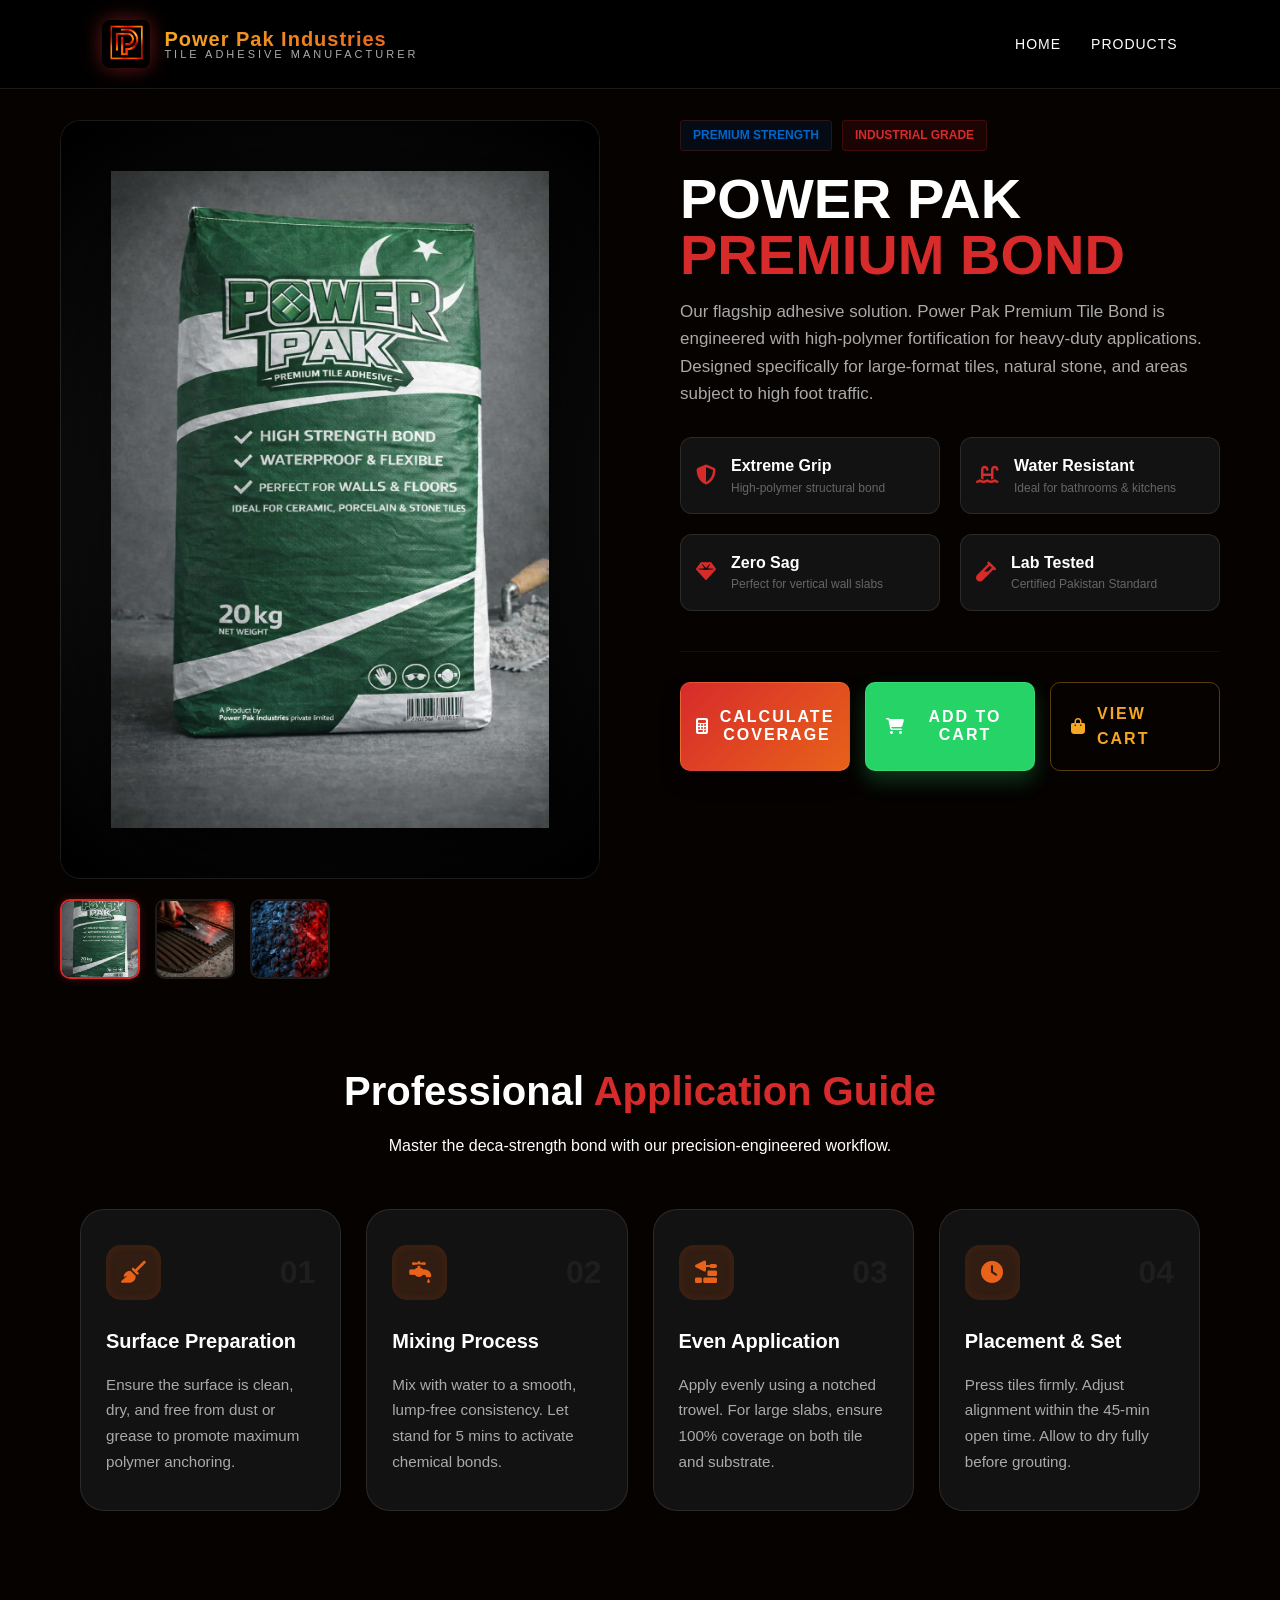
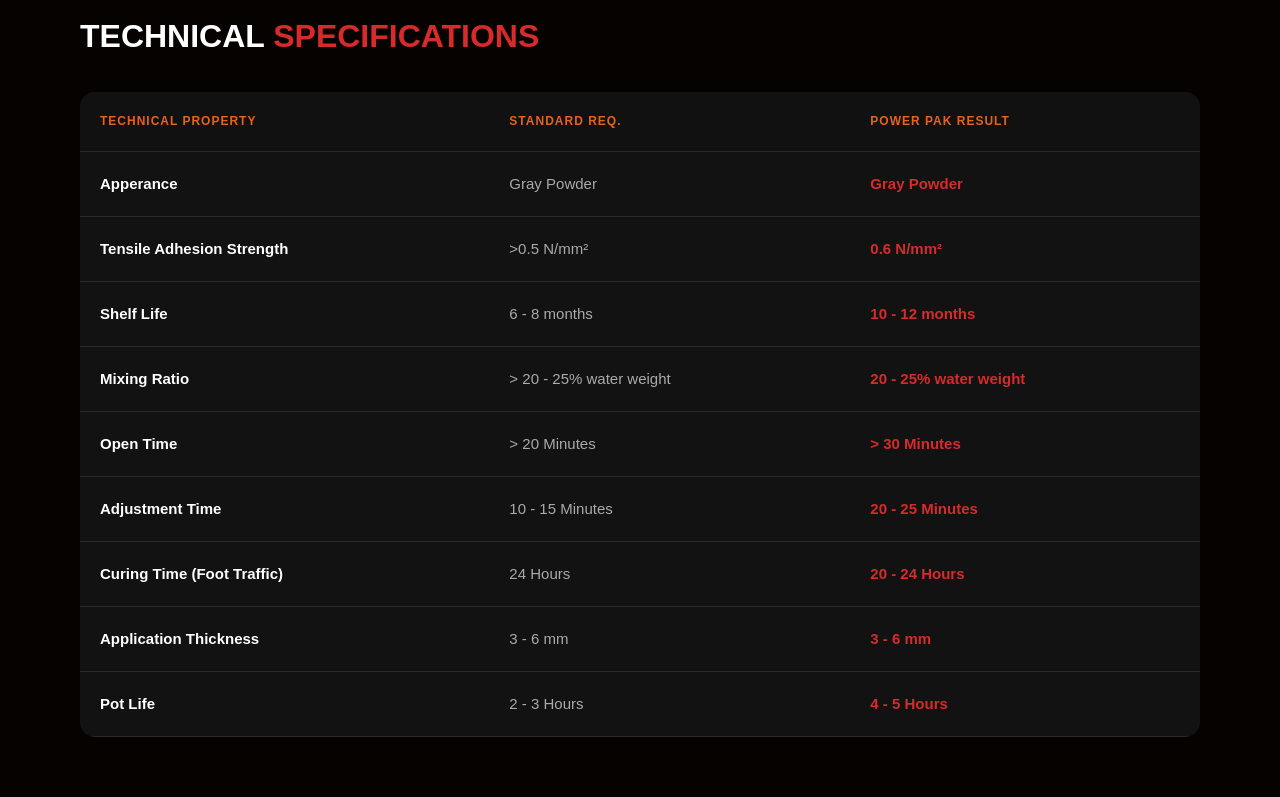
<file: product-powerpak.html>
<!DOCTYPE html>
<html lang="en">
<head>
    <meta charset="UTF-8">
    <meta name="viewport" content="width=device-width, initial-scale=1.0">
    <title>Power Pak Premium Tile Bond | PowerPak Industries</title>
    <link rel="stylesheet" href="style1.css">
    <link rel="stylesheet" href="https://cdnjs.cloudflare.com/ajax/libs/font-awesome/6.5.0/css/all.min.css">
    <link rel="shortcut icon" href="/images/favicon.png" type="image/png">
</head>
<body class="product-page">
    <nav class="glass-nav">
        <div class="logo-wrap">
            <div class="logo-icon"><img src="/images/logo.png" alt="PowerPak logo"></div>
            <div class="logo-text">
                <span>Power Pak Industries</span>
                <span>Tile Adhesive Manufacturer</span>
            </div>
        </div>

        <div class="menu-toggle" id="mobile-menu">
            <span></span>
            <span></span>
            <span></span>
        </div>

        <ul id="nav-list">
            <li><a href="index.html">Home</a></li>
            <li><a href="index.html#products">Products</a></li>
        </ul>
    </nav>

    <div class="container">
        <section class="product-grid">
            <div class="product-visuals">
                <div class="main-image-box">
                    <!-- Update with your specific Power Pak image -->
                    <img src="images/power pak.jpeg" alt="Power Pak Premium Tile Bond" id="featured">
                </div>
                <div class="thumbnails">
                    <img src="images/power pak.jpeg" class="active" onclick="gallery(this)">
                    <img src="images/application1.png" onclick="gallery(this)">
                    <img src="images/texture-macro.png" onclick="gallery(this)">
                </div>
            </div>

            <div class="product-info">
                <div class="tag-row">
                    <span class="badge" style="background: rgba(0, 102, 204, 0.1); color: #0066cc;">Premium Strength</span>
                    <span class="badge">Industrial Grade</span>
                </div>
                <h1>Power Pak <span class="highlight">Premium Bond</span></h1>
                <p class="description">
                    Our flagship adhesive solution. Power Pak Premium Tile Bond is engineered with high-polymer 
                    fortification for heavy-duty applications. Designed specifically for large-format tiles, 
                    natural stone, and areas subject to high foot traffic.
                </p>

                <div class="feature-list">
                    <div class="feature-item">
                        <i class="fa-solid fa-shield-halved"></i>
                        <div><strong>Extreme Grip</strong><p style="font-size:12px; color:#666">High-polymer structural bond</p></div>
                    </div>
                    <div class="feature-item">
                        <i class="fa-solid fa-water-ladder"></i>
                        <div><strong>Water Resistant</strong><p style="font-size:12px; color:#666">Ideal for bathrooms & kitchens</p></div>
                    </div>
                    <div class="feature-item">
                        <i class="fa-solid fa-gem"></i>
                        <div><strong>Zero Sag</strong><p style="font-size:12px; color:#666">Perfect for vertical wall slabs</p></div>
                    </div>
                    <div class="feature-item">
                        <i class="fa-solid fa-vial"></i>
                        <div><strong>Lab Tested</strong><p style="font-size:12px; color:#666">Certified Pakistan Standard</p></div>
                    </div>
                </div>

                <div class="calculator-container">
                    <div class="action-row">
                        <button class="btn-main small-btn" onclick="togglePanel('calc')" id="calcBtn">
                            <i class="fa-solid fa-calculator"></i> Calculate Coverage
                        </button>

                        <button class="btn-order-main small-btn" onclick="openQtyModal('power-pak-bond')" id="orderBtn">
                            <i class="fa-solid fa-cart-shopping"></i> Add to Cart
                        </button>

                        <a class="btn-view-cart small-btn" href="shop.html" aria-label="View cart">
                            <i class="fa-solid fa-bag-shopping"></i> View Cart
                        </a>
                    </div>

                    <!-- CALCULATOR PANEL -->
                    <div id="coverageCalc" class="quote-calculator panel">
                        <h3>Coverage <span class="highlight">Estimator</span></h3>
                        <div class="input-group">
                            <input type="number" id="sqftInput" placeholder="Total Area Size" oninput="calculateBags()">
                            <span class="unit">SQFT</span>
                        </div>
                        <div class="quote-results">
                            <div class="res-item">
                                <span>Bags Needed:</span>
                                <span class="highlight" id="bagsResult">0</span>
                            </div>
                            <div class="res-item">
                                <span>Total Weight:</span>
                                <span id="weightResult">0 kg</span>
                            </div>
                        </div>
                    </div>

                    <!-- ORDER PANEL -->
                    <div id="orderBox" class="quote-calculator panel">
                        <h3>Place <span class="highlight">Order</span></h3>
                        <input type="text" id="name" placeholder="Your Name">
                        <input type="text" id="phone" placeholder="Phone Number">
                        <input type="text" id="address" placeholder="Shipping Address" required>
                        <input type="number" id="qty" placeholder="Bags Required" oninput="updateTotal()">
                        <p class="total-line">Total: <span id="totalPrice">0</span> PKR</p>
                        <button class="btn-confirm" onclick="sendOrder()">Confirm on WhatsApp</button>
                    </div>
                </div>
            </div>
        </section>
         <section class="application-workflow">
    <div class="workflow-header">
        <h2>Professional <span class="highlight">Application Guide</span></h2>
        <p>Master the deca-strength bond with our precision-engineered workflow.</p>
    </div>
    
    <div class="workflow-grid">
        <div class="workflow-card" data-step="01">
            <div class="card-header">
                <div class="step-icon"><i class="fa-solid fa-broom"></i></div>
                <div class="step-number">01</div>
            </div>
            <h3>Surface Preparation</h3>
            <p>Ensure the surface is clean, dry, and free from dust or grease to promote maximum polymer anchoring.</p>
        </div>

        <div class="workflow-card" data-step="02">
            <div class="card-header">
                <div class="step-icon"><i class="fa-solid fa-faucet-drip"></i></div>
                <div class="step-number">02</div>
            </div>
            <h3>Mixing Process</h3>
            <p>Mix with water to a smooth, lump-free consistency. Let stand for 5 mins to activate chemical bonds.</p>
        </div>

        <div class="workflow-card" data-step="03">
            <div class="card-header">
                <div class="step-icon"><i class="fa-solid fa-trowel-bricks"></i></div>
                <div class="step-number">03</div>
            </div>
            <h3>Even Application</h3>
            <p>Apply evenly using a notched trowel. For large slabs, ensure 100% coverage on both tile and substrate.</p>
        </div>

        <div class="workflow-card" data-step="04">
            <div class="card-header">
                <div class="step-icon"><i class="fa-solid fa-clock"></i></div>
                <div class="step-number">04</div>
            </div>
            <h3>Placement & Set</h3>
            <p>Press tiles firmly. Adjust alignment within the 45-min open time. Allow to dry fully before grouting.</p>
        </div>
    </div>
</section>

        <!-- Technical Data Sheet Updated for Power Pak -->
        <section class="specs-wrapper">
            <h2>Technical <span class="highlight">Specifications</span></h2>
            <table>
                <thead>
                    <tr>
                        <th>Technical Property</th>
                        <th>Standard Req.</th>
                        <th>Power Pak Result</th>
                    </tr>
                </thead>
                <tbody>
                    <tr>
                        <td class="prop-name">Apperance</td>
                        <td class="prop-val">Gray Powder</td>
                        <td class="prop-res">Gray Powder</td>
                    </tr>
                    <tr>
                        <td class="prop-name">Tensile Adhesion Strength</td>
                        <td class="prop-val">>0.5 N/mm²</td>
                        <td class="prop-res">0.6 N/mm²</td>
                    </tr>
                    <tr>
                        <td class="prop-name">Shelf Life</td>
                        <td class="prop-val">6 - 8 months</td>
                        <td class="prop-res">10 - 12 months</td>
                    </tr>
                    <tr>
                        <td class="prop-name">Mixing Ratio</td>
                        <td class="prop-val">> 20 - 25% water weight</td>
                        <td class="prop-res"> 20 - 25% water weight</td>
                    </tr>
                    <tr>
                        <td class="prop-name">Open Time</td>
                        <td class="prop-val">> 20 Minutes</td>
                        <td class="prop-res">> 30 Minutes</td>
                    </tr>
                    <tr>
                        <td class="prop-name">Adjustment Time</td>
                        <td class="prop-val">10 - 15 Minutes</td>
                        <td class="prop-res">20 - 25 Minutes</td>
                    </tr>
                    <tr>
                        <td class="prop-name">Curing Time (Foot Traffic)</td>
                        <td class="prop-val">24 Hours</td>
                        <td class="prop-res">20 - 24 Hours</td>
                    </tr>
                    <tr>
                        <td class="prop-name">Application Thickness</td>
                        <td class="prop-val">3 - 6 mm</td>
                        <td class="prop-res">3 - 6 mm</td>
                    </tr>
                    <tr>
                        <td class="prop-name">Pot Life</td>
                        <td class="prop-val">2 - 3 Hours</td>
                        <td class="prop-res">4 - 5 Hours</td>
                    </tr>
                </tbody>
            </table>
        </section>
    </div>

    <script src="script1.js"></script>
</body>
</html>
</file>
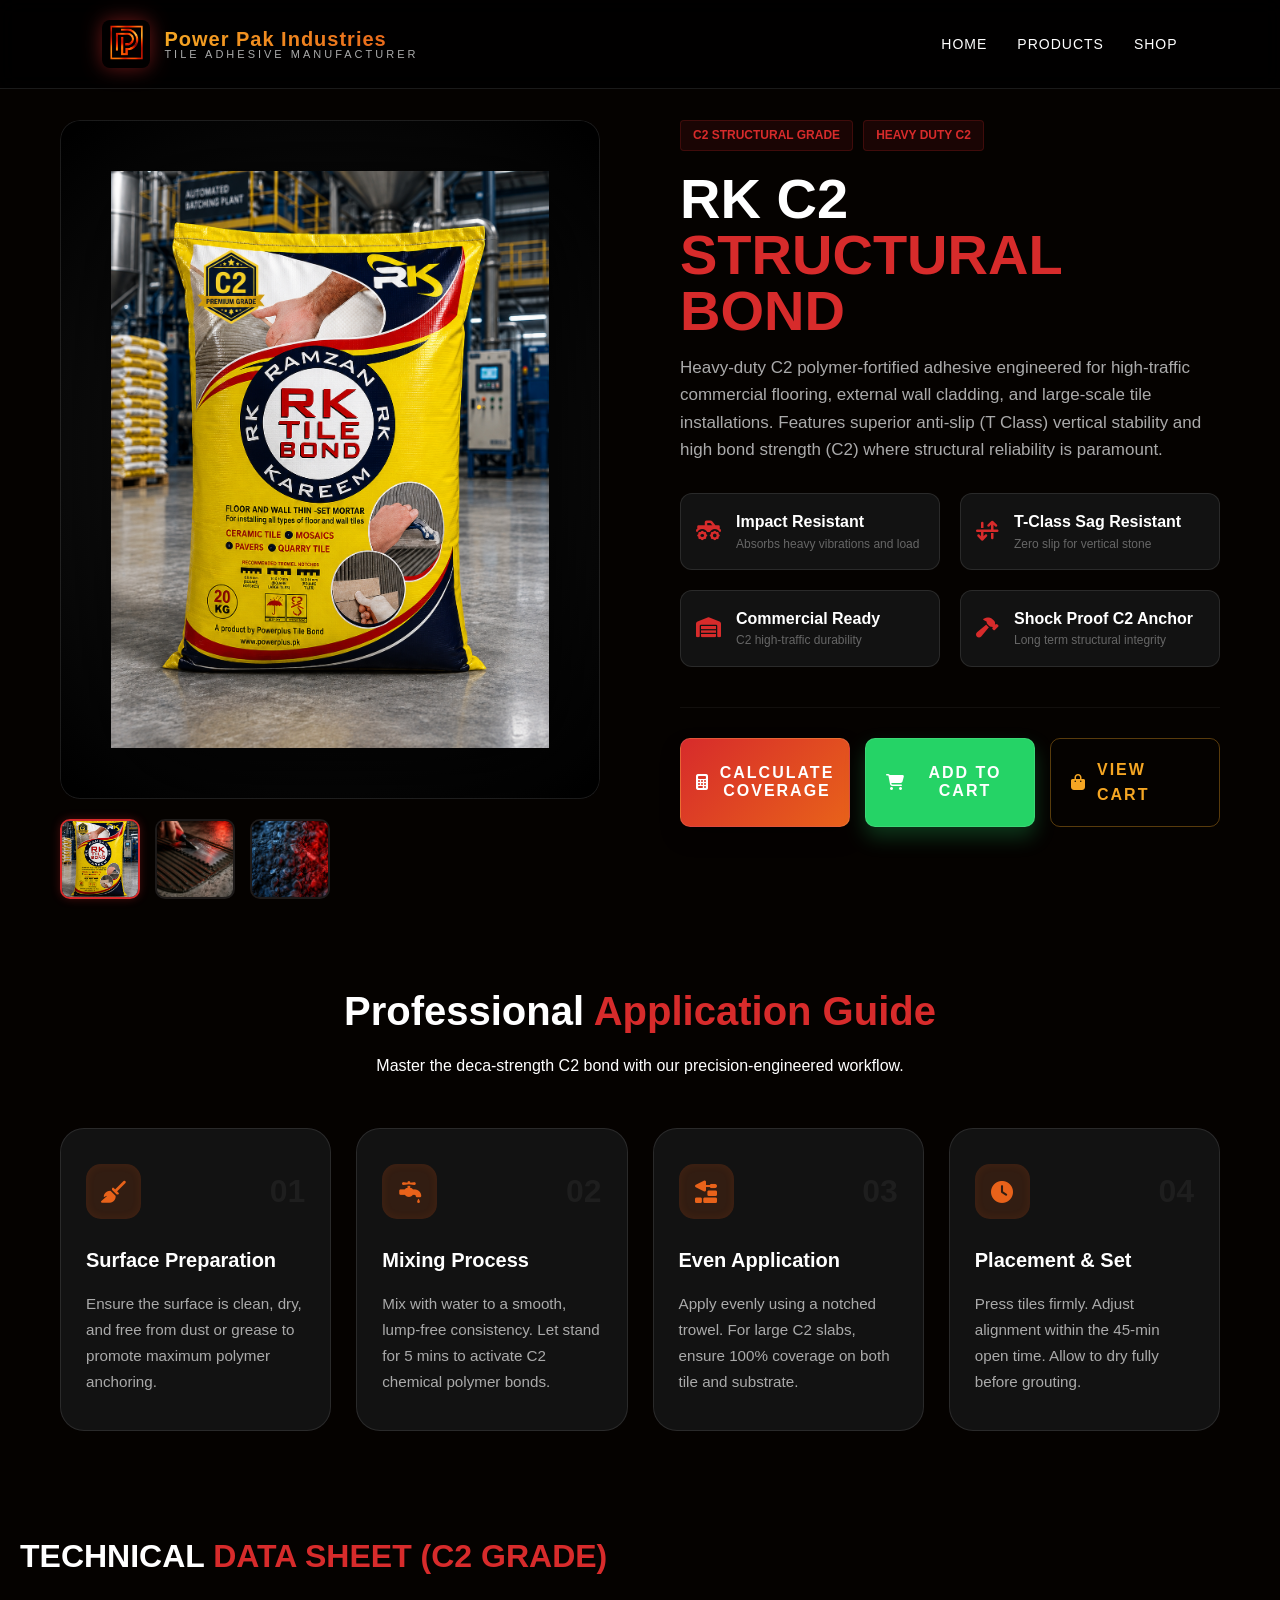
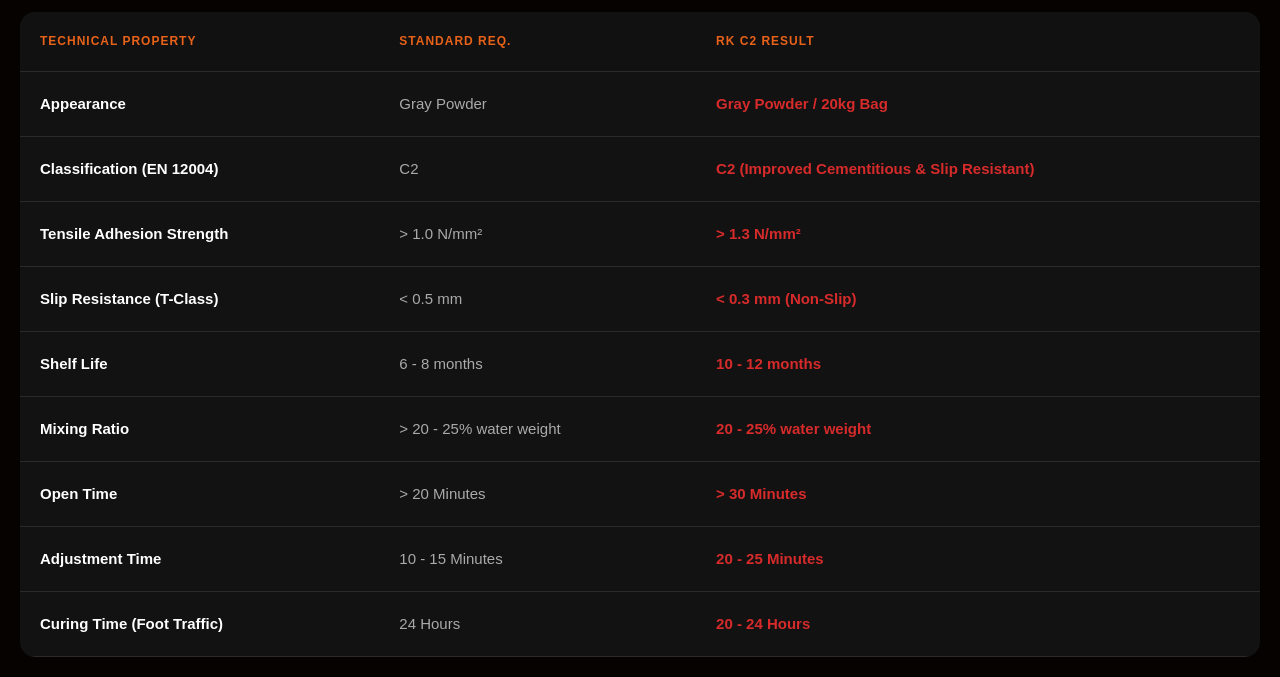
<file: product-rk-c2.html>
<!DOCTYPE html>
<html lang="en">
<head>
    <meta charset="UTF-8">
    <meta name="viewport" content="width=device-width, initial-scale=1.0">
    <title>RK C2 Structural Bond | PowerPak Industries</title>
    <link rel="stylesheet" href="style1.css">
    <link rel="stylesheet" href="https://cdnjs.cloudflare.com/ajax/libs/font-awesome/6.5.0/css/all.min.css">
    <link rel="shortcut icon" href="/images/favicon.png" type="image/png">
</head>
<body class="product-page">
     <nav class="glass-nav">
    <div class="logo-wrap">
        <div class="logo-icon"><img src="/images/logo.png" alt="PowerPak logo"></div>
        <div class="logo-text">
            <span>Power Pak Industries</span>
            <span>Tile Adhesive Manufacturer</span>
        </div>
    </div>

    <div class="menu-toggle" id="mobile-menu">
        <span></span>
        <span></span>
        <span></span>
    </div>

    <ul id="nav-list">
        <li><a href="index.html">Home</a></li>
        <li><a href="index.html#products">Products</a></li>
        <li><a href="shop.html">Shop</a></li>
    </ul>
</nav>

    <div class="container">
        <section class="product-grid">
            <div class="product-visuals">
                <div class="main-image-box">
                    <img src="images/rk-main-c2.png" alt="RK C2 Structural Bond" id="featured">
                </div>
                <div class="thumbnails">
                    <img src="images/rk-main-c2.png" class="active" onclick="gallery(this)">
                    <img src="images/application1.png" onclick="gallery(this)">
                    <img src="images/texture-macro.png" onclick="gallery(this)">
                </div>
            </div>
            <div class="product-info">
                <div class="tag-row">
                    <span class="badge" style="background: rgba(215, 43, 43, 0.1); color: var(--red);">C2 Structural Grade</span>
                    <span class="badge">Heavy Duty C2</span>
                </div>
                <h1>RK C2 <span class="highlight">Structural Bond</span></h1>
                <p class="description">
                    Heavy-duty C2 polymer-fortified adhesive engineered for high-traffic commercial flooring, 
                    external wall cladding, and large-scale tile installations. Features superior anti-slip (T Class) 
                    vertical stability and high bond strength (C2) where structural reliability is paramount.
                </p>

                <div class="feature-list">
                    <div class="feature-item">
                        <i class="fa-solid fa-truck-monster"></i>
                        <div><strong>Impact Resistant</strong><p style="font-size:12px; color:#666">Absorbs heavy vibrations and load</p></div>
                    </div>
                    <div class="feature-item">
                        <i class="fa-solid fa-arrow-down-up-across-line"></i>
                        <div><strong>T-Class Sag Resistant</strong><p style="font-size:12px; color:#666">Zero slip for vertical stone</p></div>
                    </div>
                    <div class="feature-item">
                        <i class="fa-solid fa-warehouse"></i>
                        <div><strong>Commercial Ready</strong><p style="font-size:12px; color:#666">C2 high-traffic durability</p></div>
                    </div>
                    <div class="feature-item">
                        <i class="fa-solid fa-hammer"></i>
                        <div><strong>Shock Proof C2 Anchor</strong><p style="font-size:12px; color:#666">Long term structural integrity</p></div>
                    </div>
                </div>

               <div class="calculator-container">

                     <!-- BUTTON ROW -->
                    <div class="action-row">

                        <!-- CALCULATE BUTTON -->
                      <button class="btn-main small-btn" onclick="togglePanel('calc')" id="calcBtn">
                       <i class="fa-solid fa-calculator"></i>
                        Calculate Coverage
                     </button>

                       <!-- ORDER BUTTON -->
                      <button class="btn-order-main small-btn" onclick="openQtyModal('rk-c2-tile-bond')" id="orderBtn">
                      <i class="fa-solid fa-cart-shopping"></i>
                       Add to Cart
                     </button>

                      <a class="btn-view-cart small-btn" href="shop.html" aria-label="View cart for RK C2 Tile Bond">
                       <i class="fa-solid fa-bag-shopping"></i>
                        View Cart
                      </a>

                    </div>

                     <!-- CALCULATOR PANEL -->
                  <div id="coverageCalc" class="quote-calculator panel">
                    <h3>Coverage <span class="highlight">Estimator</span></h3>

                    <div class="input-group">
                      <input type="number" id="sqftInput" placeholder="Total Area Size" oninput="calculateBags()">
                       <span class="unit">SQFT</span>
                    </div>
                    <div class="quote-results">
                      <div class="res-item">
                      <span>Bags Needed:</span>
                      <span class="highlight" id="bagsResult">0</span>
                    </div>
                    <div class="res-item">
                        <span>Total Weight:</span>
                        <span id="weightResult">0 kg</span>
                    </div>
                 </div>
               </div>

                   <!-- ORDER PANEL -->
                <div id="orderBox" class="quote-calculator panel">

                <h3>Place <span class="highlight">Order</span></h3>

                 <input type="text" id="name" placeholder="Your Name">
                 <input type="text" id="phone" placeholder="Phone Number">
                 <input type="text" id="address" placeholder="Address" required>

                 <input type="number" id="qty" placeholder="Bags Required" oninput="updateTotal()">

                 <p class="total-line">
                    Total: <span id="totalPrice">0</span> PKR
                  </p>

                 <button class="btn-confirm" onclick="sendOrder()">
                   Confirm on WhatsApp
                 </button>
                 </div>
              </div>
           </div>
        </div>
        </section>

          <section class="application-workflow">
    <div class="workflow-header">
        <h2>Professional <span class="highlight">Application Guide</span></h2>
        <p>Master the deca-strength C2 bond with our precision-engineered workflow.</p>
    </div>
    
    <div class="workflow-grid">
        <div class="workflow-card" data-step="01">
            <div class="card-header">
                <div class="step-icon"><i class="fa-solid fa-broom"></i></div>
                <div class="step-number">01</div>
            </div>
            <h3>Surface Preparation</h3>
            <p>Ensure the surface is clean, dry, and free from dust or grease to promote maximum polymer anchoring.</p>
        </div>

        <div class="workflow-card" data-step="02">
            <div class="card-header">
                <div class="step-icon"><i class="fa-solid fa-faucet-drip"></i></div>
                <div class="step-number">02</div>
            </div>
            <h3>Mixing Process</h3>
            <p>Mix with water to a smooth, lump-free consistency. Let stand for 5 mins to activate C2 chemical polymer bonds.</p>
        </div>

        <div class="workflow-card" data-step="03">
            <div class="card-header">
                <div class="step-icon"><i class="fa-solid fa-trowel-bricks"></i></div>
                <div class="step-number">03</div>
            </div>
            <h3>Even Application</h3>
            <p>Apply evenly using a notched trowel. For large C2 slabs, ensure 100% coverage on both tile and substrate.</p>
        </div>

        <div class="workflow-card" data-step="04">
            <div class="card-header">
                <div class="step-icon"><i class="fa-solid fa-clock"></i></div>
                <div class="step-number">04</div>
            </div>
            <h3>Placement & Set</h3>
            <p>Press tiles firmly. Adjust alignment within the 45-min open time. Allow to dry fully before grouting.</p>
        </div>
    </div>
</section>

        <section class="specs-wrapper">
            <h2>Technical <span class="highlight">Data Sheet (C2 Grade)</span></h2>
            <table>
                <thead>
                    <tr>
                        <th>Technical Property</th>
                        <th>Standard Req.</th>
                        <th>RK C2 Result</th>
                    </tr>
                </thead>
                <tbody>
                    <tr>
                        <td class="prop-name">Appearance</td>
                        <td class="prop-val">Gray Powder</td>
                        <td class="prop-res">Gray Powder / 20kg Bag</td>
                    </tr>
                    <tr>
                        <td class="prop-name">Classification (EN 12004)</td>
                        <td class="prop-val">C2</td>
                        <td class="prop-res">C2 (Improved Cementitious & Slip Resistant)</td>
                    </tr>
                    <tr>
                        <td class="prop-name">Tensile Adhesion Strength</td>
                        <td class="prop-val">> 1.0 N/mm²</td>
                        <td class="prop-res">> 1.3 N/mm²</td>
                    </tr>
                    <tr>
                        <td class="prop-name">Slip Resistance (T-Class)</td>
                        <td class="prop-val">< 0.5 mm</td>
                        <td class="prop-res">< 0.3 mm (Non-Slip)</td>
                    </tr>
                    <tr>
                        <td class="prop-name">Shelf Life</td>
                        <td class="prop-val">6 - 8 months</td>
                        <td class="prop-res">10 - 12 months</td>
                    </tr>
                    <tr>
                        <td class="prop-name">Mixing Ratio</td>
                        <td class="prop-val">> 20 - 25% water weight</td>
                        <td class="prop-res">20 - 25% water weight</td>
                    </tr>
                    <tr>
                        <td class="prop-name">Open Time</td>
                        <td class="prop-val">> 20 Minutes</td>
                        <td class="prop-res">> 30 Minutes</td>
                    </tr>
                    <tr>
                        <td class="prop-name">Adjustment Time</td>
                        <td class="prop-val">10 - 15 Minutes</td>
                        <td class="prop-res">20 - 25 Minutes</td>
                    </tr>
                    <tr>
                        <td class="prop-name">Curing Time (Foot Traffic)</td>
                        <td class="prop-val">24 Hours</td>
                        <td class="prop-res">20 - 24 Hours</td>
                    </tr>
                </tbody>
            </table>
        </section>
    </div>

    <script src="script1.js"></script>
</body>
</html>
</file>
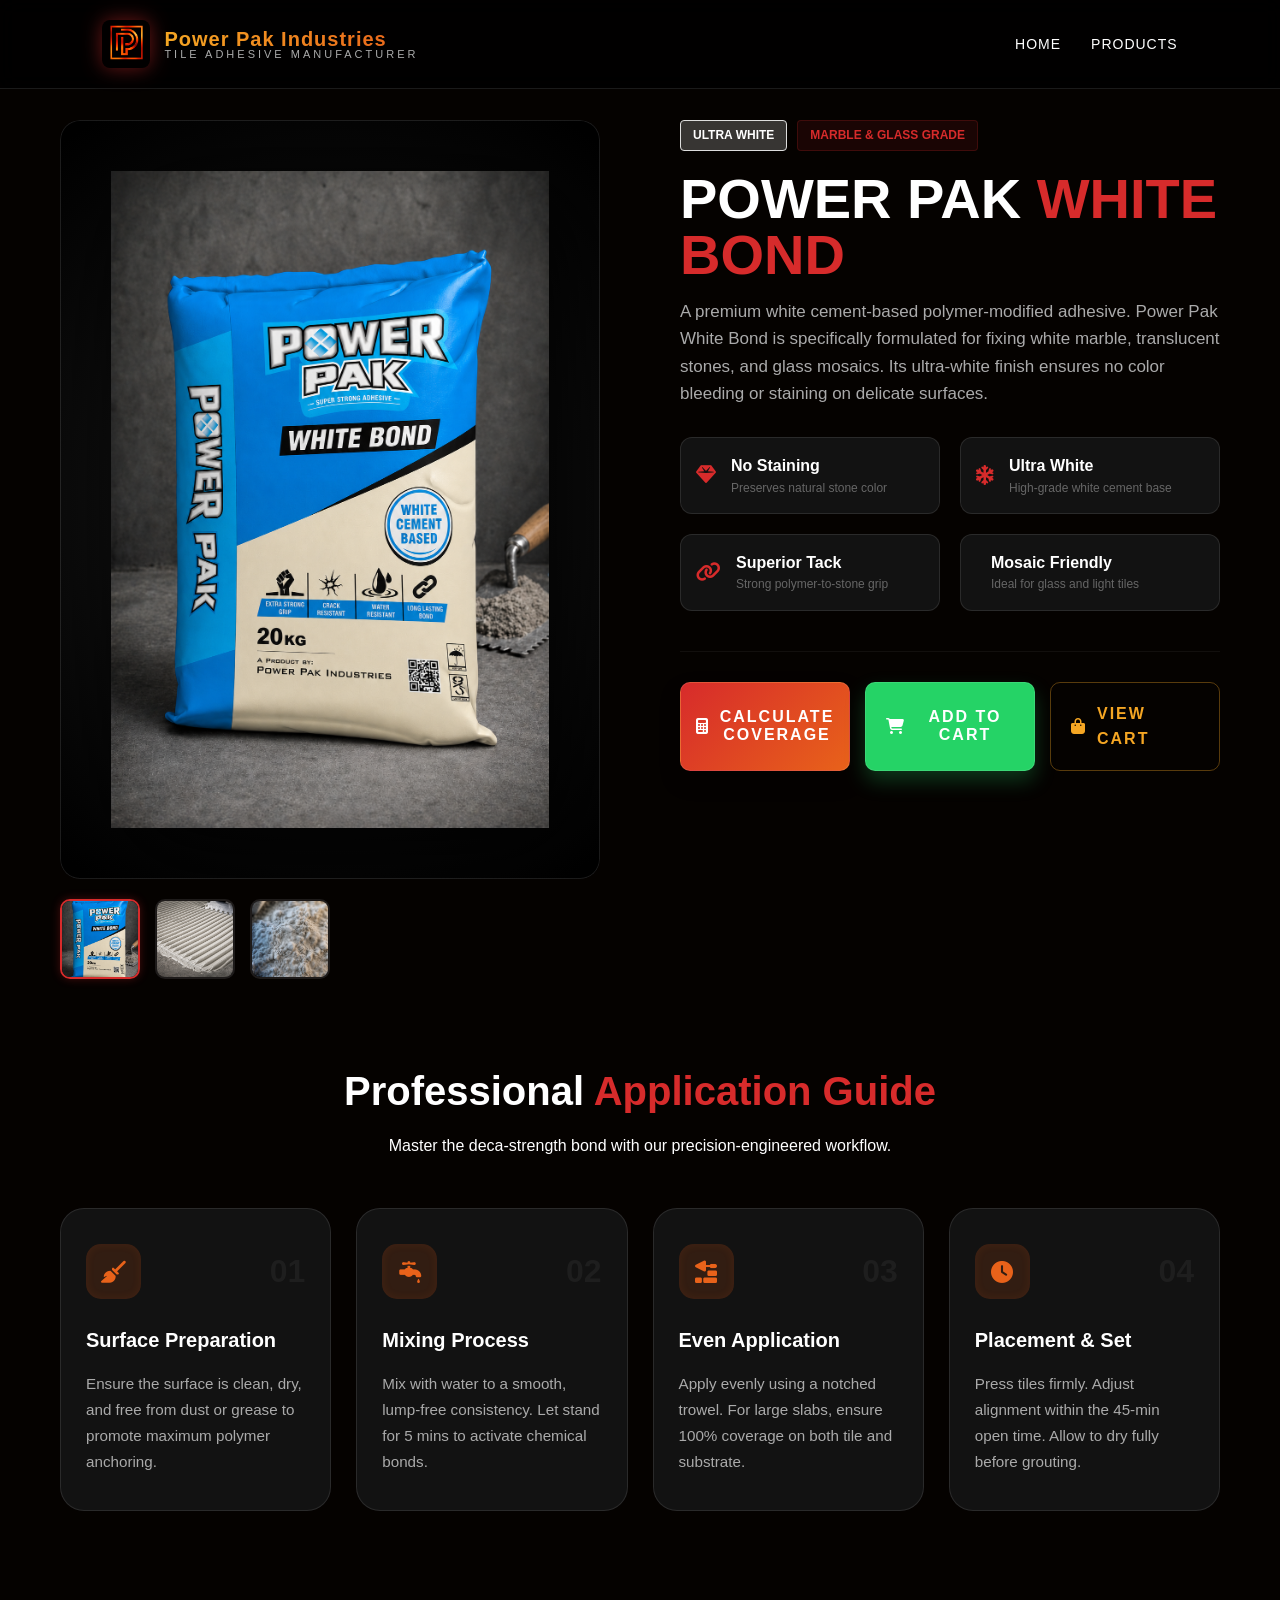
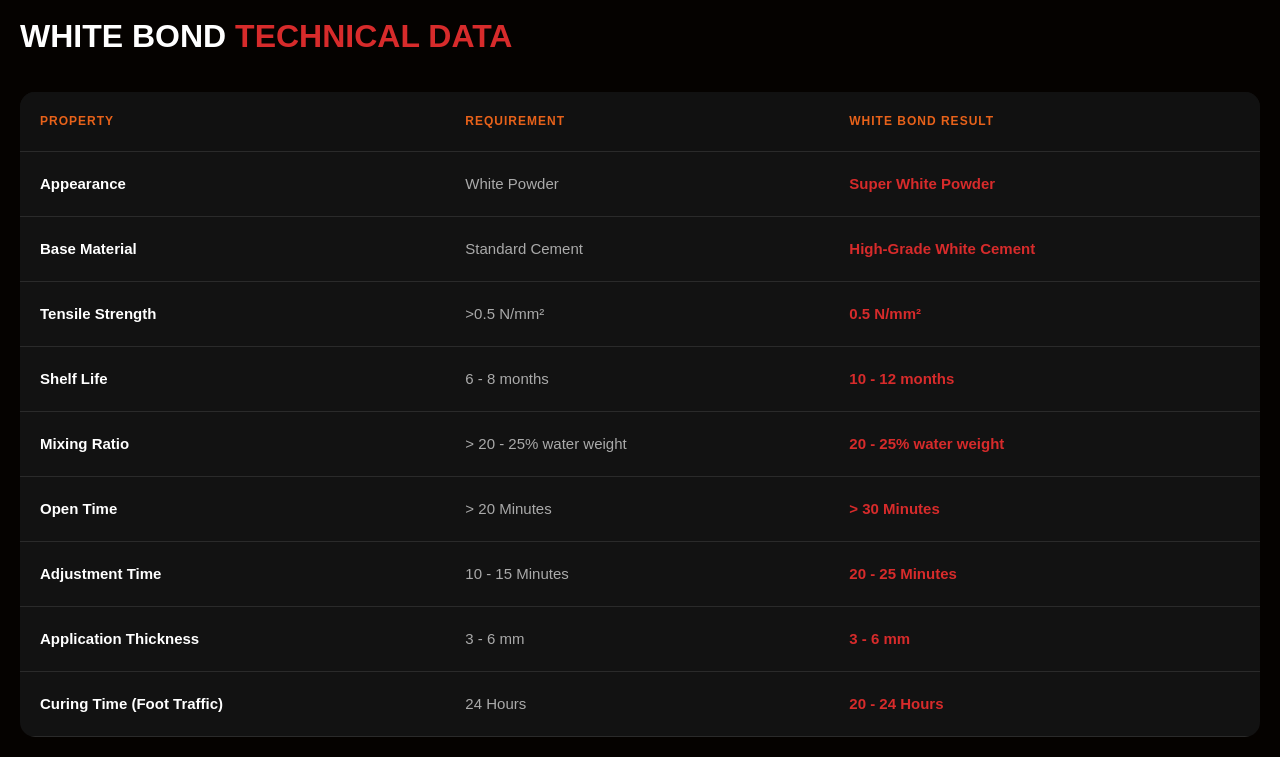
<file: product-whitebond.html>
<!DOCTYPE html>
<html lang="en">
<head>
    <meta charset="UTF-8">
    <meta name="viewport" content="width=device-width, initial-scale=1.0">
    <title>Power Pak White Bond | High-Grade White Cement Adhesive</title>
    <link rel="stylesheet" href="style1.css">
    <link rel="stylesheet" href="https://cdnjs.cloudflare.com/ajax/libs/font-awesome/6.5.0/css/all.min.css">
    <link rel="shortcut icon" href="/images/favicon.png" type="image/png">
</head>
<body class="product-page">
     <nav class="glass-nav">
    <div class="logo-wrap">
        <div class="logo-icon"><img src="/images/logo.png" alt="PowerPak logo"></div>
        <div class="logo-text">
            <span>Power Pak Industries</span>
            <span>Tile Adhesive Manufacturer</span>
        </div>
    </div>

    <div class="menu-toggle" id="mobile-menu">
        <span></span>
        <span></span>
        <span></span>
    </div>

    <ul id="nav-list">
        <li><a href="index.html">Home</a></li>
        <li><a href="index.html#products">Products</a></li>
    </ul>
</nav>

    <div class="container">
        <section class="product-grid">
            <div class="product-visuals">
                <div class="main-image-box">
                    <!-- Replace with your White Bond specific image -->
                    <img src="images/whitebond.png" alt="Power Pak White Bond" id="featured">
                </div>
                <div class="thumbnails">
                    <img src="images/whitebond.png" class="active" onclick="gallery(this)">
                    <img src="images/marble-application.png" onclick="gallery(this)">
                    <img src="images/white-texture.png" onclick="gallery(this)">
                </div>
            </div>

            <div class="product-info">
                <div class="tag-row">
                    <span class="badge" style="background: rgba(255, 255, 255, 0.2); color: #fff; border: 1px solid #ddd;">Ultra White</span>
                    <span class="badge">Marble & Glass Grade</span>
                </div>
                <h1>Power Pak <span class="highlight">White Bond</span></h1>
                <p class="description">
                    A premium white cement-based polymer-modified adhesive. Power Pak White Bond is 
                    specifically formulated for fixing white marble, translucent stones, and glass mosaics. 
                    Its ultra-white finish ensures no color bleeding or staining on delicate surfaces.
                </p>

                <div class="feature-list">
                    <div class="feature-item">
                        <i class="fa-solid fa-gem"></i>
                        <div><strong>No Staining</strong><p style="font-size:12px; color:#666">Preserves natural stone color</p></div>
                    </div>
                    <div class="feature-item">
                        <i class="fa-solid fa-snowflake"></i>
                        <div><strong>Ultra White</strong><p style="font-size:12px; color:#666">High-grade white cement base</p></div>
                    </div>
                    <div class="feature-item">
                        <i class="fa-solid fa-link"></i>
                        <div><strong>Superior Tack</strong><p style="font-size:12px; color:#666">Strong polymer-to-stone grip</p></div>
                    </div>
                    <div class="feature-item">
                        <i class="fa-solid fa-Layer-group"></i>
                        <div><strong>Mosaic Friendly</strong><p style="font-size:12px; color:#666">Ideal for glass and light tiles</p></div>
                    </div>
                </div>

               <div class="calculator-container">

                     <!-- BUTTON ROW -->
                    <div class="action-row">

                        <!-- CALCULATE BUTTON -->
                      <button class="btn-main small-btn" onclick="togglePanel('calc')" id="calcBtn">
                       <i class="fa-solid fa-calculator"></i>
                        Calculate Coverage
                     </button>

                      <!-- ORDER BUTTON -->
                      <button class="btn-order-main small-btn" onclick="openQtyModal('white-bond')" id="orderBtn">
                      <i class="fa-solid fa-cart-shopping"></i>
                       Add to Cart
                     </button>

                      <a class="btn-view-cart small-btn" href="shop.html" aria-label="View cart for PowerPlus Tile Bond">
                       <i class="fa-solid fa-bag-shopping"></i>
                        View Cart
                      </a>

                    </div>

                     <!-- CALCULATOR PANEL -->
                  <div id="coverageCalc" class="quote-calculator panel">
                    <h3>Coverage <span class="highlight">Estimator</span></h3>

                    <div class="input-group">
                      <input type="number" id="sqftInput" placeholder="Total Area Size" oninput="calculateBags()">
                       <span class="unit">SQFT</span>
                    </div>
                    <div class="quote-results">
                      <div class="res-item">
                      <span>Bags Needed:</span>
                      <span class="highlight" id="bagsResult">0</span>
                    </div>
                    <div class="res-item">
                        <span>Total Weight:</span>
                        <span id="weightResult">0 kg</span>
                    </div>
                 </div>
               </div>

                   <!-- ORDER PANEL -->
                <div id="orderBox" class="quote-calculator panel">

                <h3>Place <span class="highlight">Order</span></h3>

                 <input type="text" id="name" placeholder="Your Name">
                 <input type="text" id="phone" placeholder="Phone Number">
                 <input type="text" id="address" placeholder="Address" required>

                 <input type="number" id="qty" placeholder="Bags Required" oninput="updateTotal()">

                 <p class="total-line">
                    Total: <span id="totalPrice">0</span> PKR
                  </p>

                 <button class="btn-confirm" onclick="sendOrder()">
                   Confirm on WhatsApp
                 </button>
                 </div>
              </div>
           </div>
        </div>
    </section>


    <section class="application-workflow">
    <div class="workflow-header">
        <h2>Professional <span class="highlight">Application Guide</span></h2>
        <p>Master the deca-strength bond with our precision-engineered workflow.</p>
    </div>
    
    <div class="workflow-grid">
        <div class="workflow-card" data-step="01">
            <div class="card-header">
                <div class="step-icon"><i class="fa-solid fa-broom"></i></div>
                <div class="step-number">01</div>
            </div>
            <h3>Surface Preparation</h3>
            <p>Ensure the surface is clean, dry, and free from dust or grease to promote maximum polymer anchoring.</p>
        </div>

        <div class="workflow-card" data-step="02">
            <div class="card-header">
                <div class="step-icon"><i class="fa-solid fa-faucet-drip"></i></div>
                <div class="step-number">02</div>
            </div>
            <h3>Mixing Process</h3>
            <p>Mix with water to a smooth, lump-free consistency. Let stand for 5 mins to activate chemical bonds.</p>
        </div>

        <div class="workflow-card" data-step="03">
            <div class="card-header">
                <div class="step-icon"><i class="fa-solid fa-trowel-bricks"></i></div>
                <div class="step-number">03</div>
            </div>
            <h3>Even Application</h3>
            <p>Apply evenly using a notched trowel. For large slabs, ensure 100% coverage on both tile and substrate.</p>
        </div>

        <div class="workflow-card" data-step="04">
            <div class="card-header">
                <div class="step-icon"><i class="fa-solid fa-clock"></i></div>
                <div class="step-number">04</div>
            </div>
            <h3>Placement & Set</h3>
            <p>Press tiles firmly. Adjust alignment within the 45-min open time. Allow to dry fully before grouting.</p>
        </div>
    </div>
        </section>

        <section class="specs-wrapper">
            <h2>White Bond <span class="highlight">Technical Data</span></h2>
            <table>
                <thead>
                    <tr>
                        <th>Property</th>
                        <th>Requirement</th>
                        <th>White Bond Result</th>
                    </tr>
                </thead>
                <tbody>
                    <tr>
                        <td class="prop-name">Appearance</td>
                        <td class="prop-val">White Powder</td>
                        <td class="prop-res">Super White Powder</td>
                    </tr>
                    <tr>
                        <td class="prop-name">Base Material</td>
                        <td class="prop-val">Standard Cement</td>
                        <td class="prop-res">High-Grade White Cement</td>
                    </tr>
                    <tr>
                        <td class="prop-name">Tensile Strength</td>
                        <td class="prop-val">>0.5 N/mm²</td>
                        <td class="prop-res">0.5 N/mm²</td>
                    </tr>
                    <tr>
                        <td class="prop-name">Shelf Life</td>
                        <td class="prop-val">6 - 8 months</td>
                        <td class="prop-res">10 - 12 months</td>
                    </tr>
                    <tr>
                        <td class="prop-name">Mixing Ratio</td>
                        <td class="prop-val">> 20 - 25% water weight</td>
                        <td class="prop-res"> 20 - 25% water weight</td>
                    </tr>
                    <tr>
                        <td class="prop-name">Open Time</td>
                        <td class="prop-val">> 20 Minutes</td>
                        <td class="prop-res">> 30 Minutes</td>
                    </tr>
                    <tr>
                        <td class="prop-name">Adjustment Time</td>
                        <td class="prop-val">10 - 15 Minutes</td>
                        <td class="prop-res">20 - 25 Minutes</td>
                    </tr>
                    <tr>
                        <td class="prop-name">Application Thickness</td>
                        <td class="prop-val">3 - 6 mm</td>
                        <td class="prop-res">3 - 6 mm</td>
                    </tr>
                    <tr>
                        <td class="prop-name">Curing Time (Foot Traffic)</td>
                        <td class="prop-val">24 Hours</td>
                        <td class="prop-res">20 - 24 Hours</td>
                    </tr>
                </tbody>
            </table>
        </section>
    </div>
    <script src="script1.js"></script>
</body>
</html>
</file>
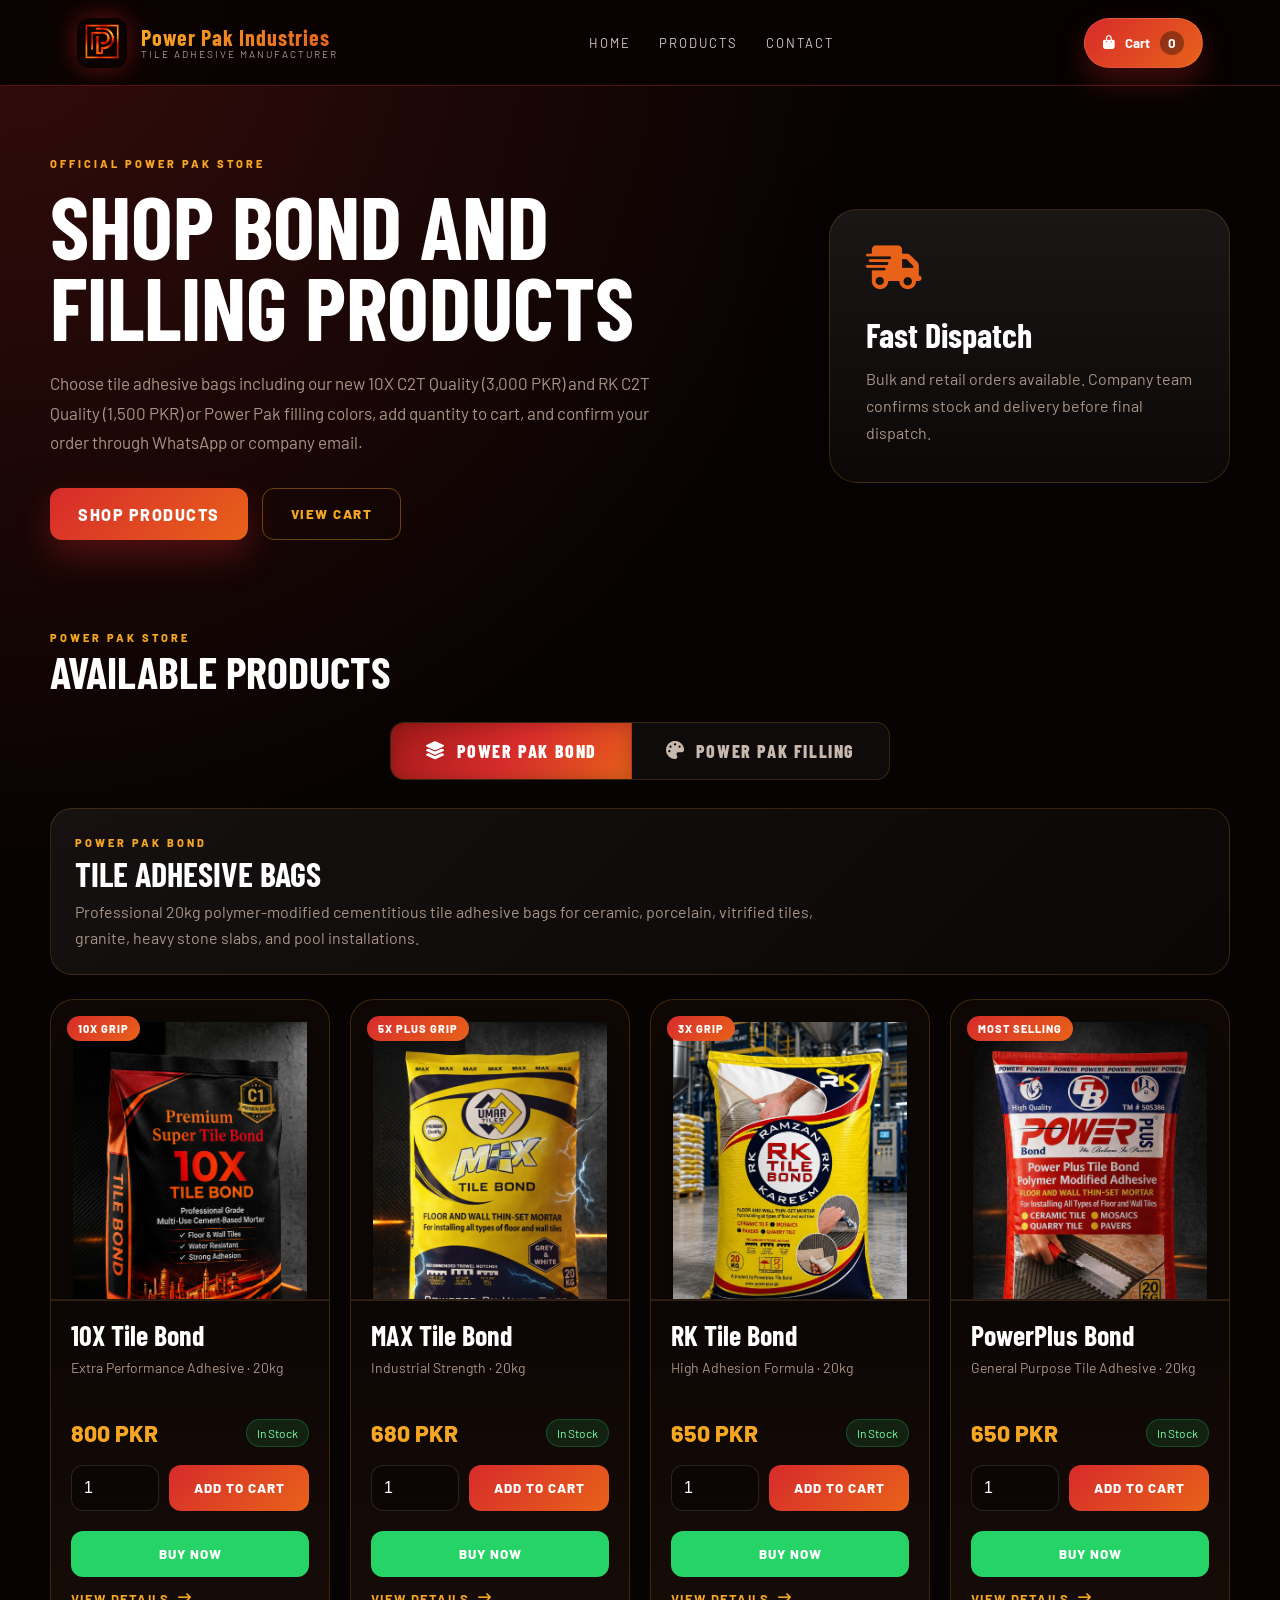
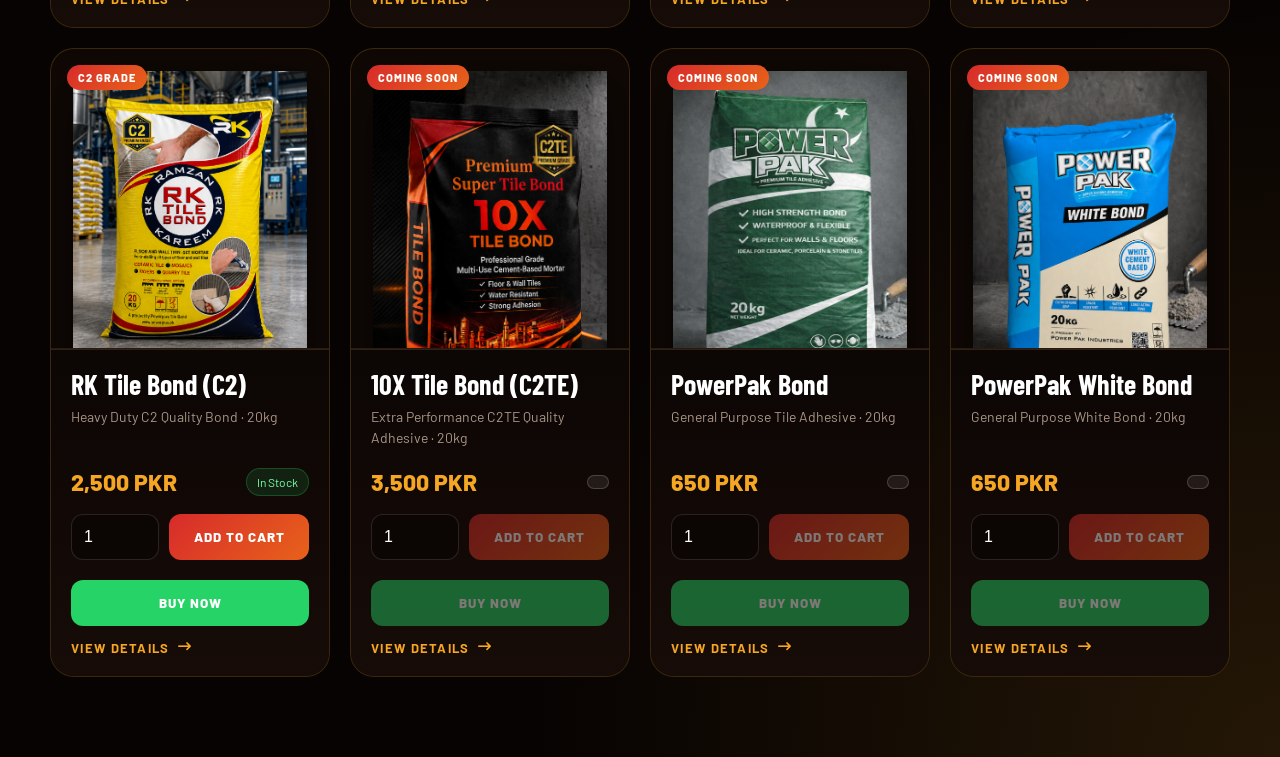
<file: shop.html>
<!DOCTYPE html>
<html lang="en">
<head>
    <meta charset="UTF-8">
    <meta name="viewport" content="width=device-width, initial-scale=1.0">
    <title>Shop | Power Pak Industries</title>
    <link rel="shortcut icon" href="/images/favicon.png" type="image/png">
    <link rel="stylesheet" href="https://cdnjs.cloudflare.com/ajax/libs/font-awesome/6.5.0/css/all.min.css">
    <link href="https://fonts.googleapis.com/css2?family=Barlow:wght@300;400;500;600;700&family=Barlow+Condensed:wght@600;700;800&display=swap" rel="stylesheet">
    <link rel="stylesheet" href="shop.css">
</head>
<body>

<header class="shop-navbar">
    <a href="index.html" class="brand-wrap" aria-label="Power Pak Industries Home">
        <span class="brand-logo"><img src="/images/logo.png" alt="Power Pak Industries"></span>
        <span class="brand-text">
            <strong>Power Pak Industries</strong>
            <small>Tile Adhesive Manufacturer</small>
        </span>
    </a>

    <nav class="shop-nav-links">
        <a href="index.html">Home</a>
        <a href="index.html#products">Products</a>
        <a href="index.html#contact">Contact</a>
    </nav>

    <button class="cart-trigger" type="button" onclick="openCart()">
        <i class="fa-solid fa-bag-shopping"></i>
        <span>Cart</span>
        <b id="cartCount">0</b>
    </button>
</header>

<main>
    <section class="shop-hero">
        <div class="hero-copy">
            <span class="eyebrow">Official Power Pak Store</span>
            <h1>Shop bond and filling products</h1>
            <p>Choose tile adhesive bags including our new 10X C2T Quality (3,000 PKR) and RK C2T Quality (1,500 PKR) or Power Pak filling colors, add quantity to cart, and confirm your order through WhatsApp or company email.</p>
            <div class="hero-actions">
                <a href="#products" class="primary-shop-btn">Shop Products</a>
                <button class="secondary-shop-btn" type="button" onclick="openCart()">View Cart</button>
            </div>
        </div>

        <div class="hero-card">
            <i class="fa-solid fa-truck-fast"></i>
            <h3>Fast Dispatch</h3>
            <p>Bulk and retail orders available. Company team confirms stock and delivery before final dispatch.</p>
        </div>
    </section>

    <section class="shop-toolbar" id="products">
        <div>
            <span class="eyebrow">Power Pak Store</span>
            <h2>Available Products</h2>
        </div>
    </section>

    <section class="shop-tabs" aria-label="Shop categories">
        <button class="shop-tab-btn active" type="button" data-category="bond" onclick="switchShopCategory('bond', this)">
            <i class="fa-solid fa-layer-group"></i>
            Power Pak Bond
        </button>
        <button class="shop-tab-btn" type="button" data-category="filling" onclick="switchShopCategory('filling', this)">
            <i class="fa-solid fa-palette"></i>
            Power Pak Filling
        </button>
    </section>

    <section class="category-intro" id="categoryIntro"></section>
    <section class="product-grid" id="productGrid"></section>
</main>

<aside class="cart-drawer" id="cartDrawer" aria-hidden="true">
    <div class="cart-panel">
        <div class="cart-header">
            <div>
                <span class="eyebrow">Checkout</span>
                <h2>Your Cart</h2>
            </div>
            <button class="icon-btn" type="button" onclick="closeCart()" aria-label="Close cart">
                <i class="fa-solid fa-xmark"></i>
            </button>
        </div>

        <div class="cart-items" id="cartItems"></div>

        <div class="cart-summary">
            <div><span>Subtotal</span><strong id="cartSubtotal">0 PKR</strong></div>
            <small>Delivery charges will be confirmed by Power Pak team.</small>
        </div>

        <form class="checkout-form" id="checkoutForm" onsubmit="submitOrder(event)">
            <h3>Customer Details</h3>
            <input type="text" id="customerName" placeholder="Full Name" required>
            <input type="tel" id="customerPhone" placeholder="Phone / WhatsApp Number" required>
            <input type="email" id="customerEmail" placeholder="Enter your email">
            <input type="text" id="customerCity" placeholder="City" required>
            <textarea id="customerAddress" placeholder="Complete Address" required></textarea>
            <textarea id="customerNotes" placeholder="Notes (optional)"></textarea>

            <button class="checkout-btn whatsapp" type="submit">
                <i class="fa-brands fa-whatsapp"></i>
                Send Order on WhatsApp
            </button>

            <button class="checkout-btn email" type="button" onclick="sendOrderEmailOnly()">
                <i class="fa-solid fa-envelope"></i>
                Send Order to Company Email
            </button>
        </form>
    </div>
</aside>

<div class="toast" id="toast"></div>

<script src="shop.js"></script>
</body>
</html>
</file>
<file: style.css>
:root {
  --red: #d72b2b;
  --red-dark: #A01E1E;
  --yellow: #F5A623;
  --yellow-light: #FFD166;
  --orange: #E8621A;
  --dark: #0F0A08;
  --dark2: #1A1008;
  --dark3: #231508;
  --card-bg: rgba(30, 15, 5, 0.85);
  --border: rgba(245, 166, 35, 0.25);
  --text-muted: #9A8070;
}

* { margin: 0; padding: 0; box-sizing: border-box; }

html { scroll-behavior: smooth; }

body {
  font-family: 'Barlow', sans-serif;
  background: var(--dark);
  color: white;
  overflow-x: hidden;
  padding-top: 80px;
}

/* ─── NAVBAR ─── */
.navbar {
  position: fixed; top: 0; left: 0; width: 100%;
  display: flex; justify-content: space-between; align-items: center;
  padding: 0 50px;
  height: 80px;
  background: rgba(10, 5, 0, 0.92);
  backdrop-filter: blur(20px);
  border-bottom: 2px solid var(--red);
  z-index: 1000;
  transition: all 0.4s;
}

.logo-wrap {
  display: flex; align-items: center; gap: 14px;
}

.logo-icon {
  width: 48px; 
  height: 48px;
  border-radius: 8px;
  display: flex; 
  align-items: center; 
  justify-content: center;
  overflow: hidden;  
  box-shadow: 0 0 20px rgba(215,43,43,0.5);
  transition: transform 0.3s ease;
}

.logo-icon img {
  width: 100%;
  height: 100%;
  object-fit: contain; 
  padding: 4px; 
}

.logo-icon:hover {
  transform: scale(1.1);
  box-shadow: 0 0 30px rgba(215,43,43,0.8);
}

.logo-text {
  display: flex; flex-direction: column; line-height: 1;
}

.logo-text span:first-child {
  font-family: 'Barlow Condensed', sans-serif;
  font-weight: 800; font-size: 20px;
  background: linear-gradient(90deg, var(--yellow), var(--orange));
  -webkit-background-clip: text; color: transparent;
  letter-spacing: 1px;
}

.logo-text span:last-child {
  font-size: 11px; color: var(--text-muted); letter-spacing: 3px; text-transform: uppercase;
}

nav { display: flex; gap: 35px; align-items: center; }

nav a {
  color: #ccc; text-decoration: none;
  font-size: 13px; font-weight: 500; letter-spacing: 2px;
  text-transform: uppercase; transition: 0.3s;
  position: relative;
}

nav a::after {
  content: ''; position: absolute; bottom: -4px; left: 0;
  width: 0; height: 2px;
  background: linear-gradient(90deg, var(--red), var(--yellow));
  transition: 0.3s;
}

nav a:hover { color: var(--yellow); }
nav a:hover::after { width: 100%; }
/* ─── HAMBURGER BUTTON COLOR ─── */
.menu-toggle span {
  width: 30px;
  height: 3px;
  background: #ffffff; /* This makes the lines pure white */
  border-radius: 2px;
  transition: 0.3s;
  box-shadow: 0 0 10px rgba(255, 255, 255, 0.2); /* Optional: subtle white glow */
}

/* ─── HOVER/OPEN STATE (Optional) ─── */
.menu-toggle:hover span {
  background: var(--red); /* Turns red when you hover, matching your theme */
}

.menu-toggle.open span {
  background: var(--yellow); /* Turns yellow when the menu is open */
}

/* ─── ENSURE VISIBILITY ON MOBILE ─── */
@media (max-width: 900px) {
  .menu-toggle {
    display: flex;
    /* Added background so it's easy to tap */
    background: rgba(255, 255, 255, 0.05); 
    padding: 8px;
    border-radius: 4px;
  }
}
/* Ensure the toggle is visible and styled correctly */
.menu-toggle {
  display: none; /* Default hidden for desktop */
  flex-direction: column;
  gap: 6px;
  cursor: pointer;
  padding: 10px;
  border-radius: 5px;
  transition: 0.3s;
}

/* On Mobile */
@media (max-width: 900px) {
  .menu-toggle {
    display: flex; /* Show it now */
  }

  .navbar {
    padding: 0 25px; /* Tighter padding for mobile */
  }

  nav {
    /* This transforms your nav into the mobile slide-out menu */
    display: flex; 
    position: fixed;
    top: 80px;
    right: -100%; /* Start off-screen */
    width: 80%; /* Don't take full width for a sleeker look */
    height: calc(100vh - 80px);
    background: rgba(15, 10, 8, 0.98); 
    flex-direction: column;
    align-items: center;
    justify-content: center;
    gap: 30px;
    transition: 0.4s cubic-bezier(0.175, 0.885, 0.32, 1.275);
    border-left: 1px solid var(--red);
    backdrop-filter: blur(15px);
  }

  nav.active {
    right: 0; /* Slide in when active */
  }
}
/* ─── HERO ─── */
.hero {
  height: 100vh;
  background:
    linear-gradient(135deg, rgba(15,10,8,0.88) 0%, rgba(167,30,30,0.4) 50%, rgba(15,10,8,0.95) 100%),
    repeating-linear-gradient(45deg, transparent, transparent 60px, rgba(215,43,43,0.03) 60px, rgba(215,43,43,0.03) 61px);
  display: flex; align-items: center; justify-content: center;
  text-align: center; position: relative; overflow: hidden;
}

.hero::before {
  content: '';
  position: absolute; inset: 0;
  background: radial-gradient(ellipse 80% 60% at 50% 50%, rgba(215,43,43,0.18), transparent);
}

.hero::after {
  content: 'PP';
  position: absolute;
  font-family: 'Barlow Condensed', sans-serif;
  font-size: 500px; font-weight: 900;
  color: rgba(215,43,43,0.04);
  top: 50%; left: 50%; transform: translate(-50%, -50%);
  pointer-events: none; user-select: none;
  letter-spacing: -30px;
}

.hero-content { position: relative; z-index: 1; }

.hero-badge {
  display: inline-block;
  border: 1px solid var(--red);
  color: var(--yellow);
  font-size: 11px; letter-spacing: 4px;
  text-transform: uppercase; padding: 6px 20px;
  border-radius: 2px; margin-bottom: 30px;
  background: rgba(215,43,43,0.1);
  animation: fadeUp 0.8s ease both;
}

.hero h1 {
  font-family: 'Barlow Condensed', sans-serif;
  font-size: 90px; font-weight: 800;
  line-height: 0.9; letter-spacing: -2px;
  animation: fadeUp 1s ease 0.2s both;
}

.hero h1 .line1 {
  display: block;
  background: linear-gradient(90deg, #fff, #ddd);
  -webkit-background-clip: text; color: transparent;
}

.hero h1 .line2 {
  display: block;
  background: linear-gradient(90deg, var(--red), var(--orange), var(--yellow));
  -webkit-background-clip: text; color: transparent;
}

.hero p {
  font-size: 16px; color: var(--text-muted);
  letter-spacing: 3px; text-transform: uppercase;
  margin: 25px 0 45px;
  animation: fadeUp 1s ease 0.4s both;
}

.hero-btns {
  display: flex; gap: 15px; justify-content: center;
  animation: fadeUp 1s ease 0.6s both;
}

.btn-primary {
  padding: 14px 36px;
  background: linear-gradient(90deg, var(--red), var(--orange));
  border: none; border-radius: 3px;
  color: white; font-family: 'Barlow Condensed', sans-serif;
  font-size: 16px; font-weight: 700; letter-spacing: 2px;
  text-transform: uppercase; cursor: pointer;
  text-decoration: none;
  box-shadow: 0 0 30px rgba(215,43,43,0.4);
  transition: 0.3s;
}

.btn-primary:hover {
  transform: translateY(-3px);
  box-shadow: 0 0 50px rgba(215,43,43,0.7);
}

.btn-outline {
  padding: 14px 36px;
  background: transparent;
  border: 1px solid rgba(245,166,35,0.5);
  border-radius: 3px;
  color: var(--yellow);
  font-family: 'Barlow Condensed', sans-serif;
  font-size: 16px; font-weight: 700; letter-spacing: 2px;
  text-transform: uppercase; cursor: pointer;
  transition: 0.3s;
}

.btn-outline:hover {
  background: rgba(245,166,35,0.1);
  border-color: var(--yellow);
  transform: translateY(-3px);
}

.hero-stats {
  position: absolute; bottom: 0; left: 65%; transform: translateX(-50%);
  display: flex; gap: 10px;
  animation: fadeUp 1s ease 0.8s both;
}

.hero-stat { text-align: center; }

.hero-stat h3 {
  font-family: 'Barlow Condensed', sans-serif;
  font-size: 30px; font-weight: 800;
  background: linear-gradient(90deg, var(--yellow), var(--orange));
  -webkit-background-clip: text; color: transparent;
}

.hero-stat p { font-size: 11px; letter-spacing: 2px; color: var(--text-muted); text-transform: uppercase; }
@media (max-width: 500px) {
  .hero h1 { font-size: 40px; }
  .hero-stats { left: 0%; transform: translateX(-50%); width: 100%; justify-content: center; }
}

/* ─── SECTION WRAPPER ─── */
.section { padding: 100px 60px; }

.section-label {
  font-size: 11px; letter-spacing: 5px;
  color: var(--red); text-transform: uppercase;
  margin-bottom: 12px;
}

.section-title {
  font-family: 'Barlow Condensed', sans-serif;
  font-size: 56px; font-weight: 800;
  line-height: 1; letter-spacing: -1px;
  margin-bottom: 20px;
}

.section-title span {
  background: linear-gradient(90deg, var(--red), var(--orange), var(--yellow));
  -webkit-background-clip: text; color: transparent;
}

/* ─── ABOUT ─── */
.about {
  background: var(--dark2);
  padding: 100px 60px;
  display: grid; grid-template-columns: 1fr 1fr; gap: 80px; align-items: center;
}

.about-right { display: grid; grid-template-columns: 1fr 1fr; gap: 15px; }

.about-card {
  background: var(--card-bg);
  border: 1px solid var(--border);
  border-radius: 10px; padding: 25px;
  text-align: center; transition: 0.3s;
}

.about-card:hover {
  border-color: var(--red);
  box-shadow: 0 0 20px rgba(215,43,43,0.2);
  transform: translateY(-4px);
}

.about-card .icon { font-size: 30px; margin-bottom: 12px; }

.about-card h4 {
  font-family: 'Barlow Condensed', sans-serif;
  font-size: 28px; font-weight: 800;
  background: linear-gradient(90deg, var(--yellow), var(--orange));
  -webkit-background-clip: text; color: transparent;
}

.about-card p { font-size: 12px; color: var(--text-muted); letter-spacing: 1px; margin-top: 4px; }

.about-text p {
  color: #a0907a; line-height: 1.8; margin-bottom: 15px;
}
/* Styling the container for alignment */
.about-summary div {
    display: flex;
    justify-content: flex-start; /* Aligns to the left with your text */
    margin-top: 25px;
    margin-bottom: 35px;
}

/* The Main Button Style */
.btn-main {
    background: linear-gradient(135deg, var(--red) 0%, var(--orange) 100%);
    color: white !important;
    font-family: 'Barlow Condensed', sans-serif;
    font-weight: 800;
    font-size: 15px;
    text-transform: uppercase;
    letter-spacing: 1.5px;
    border-radius: 6px;
    border: 1px solid rgba(255, 255, 255, 0.1);
    box-shadow: 0 8px 15px rgba(0, 0, 0, 0.3);
    position: relative;
    overflow: hidden;
    transition: all 0.4s cubic-bezier(0.23, 1, 0.32, 1);
}

/* The "Shine" Animation Effect */
.btn-main::before {
    content: '';
    position: absolute;
    top: 0;
    left: -100%;
    width: 100%;
    height: 100%;
    background: linear-gradient(90deg, transparent, rgba(255,255,255,0.3), transparent);
    transition: 0.6s;
}

/* Hover States */
.btn-main:hover {
    transform: translateY(-4px);
    box-shadow: 0 12px 25px rgba(215, 43, 43, 0.5);
    border-color: rgba(255, 255, 255, 0.4);
}

.btn-main:hover::before {
    left: 100%;
}

.btn-main:active {
    transform: translateY(-1px);
    box-shadow: 0 5px 10px rgba(0, 0, 0, 0.4);
}
.about-address {
  margin-top: 25px;
  padding: 18px 20px;
  background: rgba(215,43,43,0.08);
  border-left: 3px solid var(--red);
  border-radius: 0 8px 8px 0;
  font-size: 13px; color: var(--text-muted);
}

/* ─── PRODUCTS MASTER ─── */
.products-section {
  padding: 100px 60px;
  background: var(--dark);
}

.products-header { text-align: center; margin-bottom: 70px; }

/* Tabs */
.product-tabs {
  display: flex; gap: 0; justify-content: center;
  margin-bottom: 60px; border-radius: 5px; overflow: hidden;
  border: 1px solid var(--border); width: fit-content; margin: 0 auto 60px;
}

.tab-btn {
  padding: 16px 50px;
  background: transparent; border: none; color: #888;
  font-family: 'Barlow Condensed', sans-serif;
  font-size: 18px; font-weight: 700; letter-spacing: 2px;
  text-transform: uppercase; cursor: pointer; transition: 0.3s;
  position: relative;
}

.tab-btn.active {
  background: linear-gradient(90deg, var(--red-dark), var(--red));
  color: white;
}

.tab-btn:not(.active):hover { background: rgba(215,43,43,0.1); color: var(--yellow); }

@media (max-width: 600px) {
  .tab-btn { padding: 10px 15px; font-size: 14px; }
  .product-tabs { width: 100%; display: flex; overflow-x: auto; } /* Allows swiping tabs */
}

/* ─── BOND PRODUCTS (Side-by-Side Layout) ─── */
.coming-soon-tag {
  position: absolute;
  overflow: visible;
  top: -10px;
  right: 30px; /* Positions it slightly off to look like a ribbon */
  background: linear-gradient(45deg, var(--red), #d02b2b);
  color: white;
  font-family: 'Barlow Condensed', sans-serif;
  font-size: 11px;
  font-weight: 400;
  text-transform: uppercase;
  padding: 5px 35px;
  z-index: 10;
  box-shadow: 4px 4px 15px rgba(0, 0, 0, 0.6), 0 0 10px rgba(215, 43, 43, 0.3);
  border: 1px solid rgba(255, 255, 255, 0.1); /* Adds a "metallic" edge */
  box-shadow: 0 5px 15px rgba(215, 43, 43, 0.4);
  letter-spacing: 1px;
  pointer-events: none; /* So it doesn't block clicking the card */
}

/* Optional: Make the 10X card look slightly "Locked" */
.bond-card:has(.coming-soon-tag) {
  cursor: pointer;
  filter: saturate(0.8); /* Slightly less color until released */
}

.bond-card:has(.coming-soon-tag):hover {
  transform: translateY(-5px); /* Different hover feel for coming soon items */
  border-color: #c75314;
}
.bonds-grid {
  display: grid;
  grid-template-columns: 1fr 1fr; /* Still 2 cards per line */
  gap: 30px;
  max-width: 1200px;
  margin: 0 auto;
  
}

.bond-card {
  display: flex; /* This puts Image and Text side-by-side */
  flex-direction: row; 
  align-items: center;
  position: relative;
  background: var(--card-bg);
  border: 1px solid var(--border);
  border-radius: 12px;
  overflow: visible !important;
  cursor: pointer;
  transition: all 0.4s ease;
  height: 230px; /* Fixed height to keep it compact */
}

.bond-card:hover {
  border-color: var(--red);
  background: rgba(40, 25, 15, 0.95);
  transform: translateX(5px); /* Aggressive slide-in effect */
}

/* ─── VISIBLE ROUNDED IMAGE BORDER ─── */
.bond-img-wrap {
  flex: 0 0 170px;
  height: 200px; /* Giving it a specific height makes the box shape clear */
  margin: 15px; /* Adds space so the border doesn't touch the card edge */
  
  display: flex;
  align-items: center;
  justify-content: center;
  overflow: hidden;
  
  /* 1. THE BORDER: Using a lighter shade of your theme color to make it visible */
  border: 2px solid rgba(245, 166, 35, 0.2); 
  border-radius: 15px; /* Smooth rounded corners */
  
  background: rgba(10, 5, 0, 0.6);
  position: relative;
  transition: all 0.4s ease;
}

/* 2. HOVER EFFECT: Make the border "ignite" on hover */
.bond-card:hover .bond-img-wrap {
  border-color: var(--red); /* Switches to your aggressive red */
  box-shadow: 0 0 15px rgba(215, 43, 43, 0.3); /* Adds a glow around the box */
  transform: scale(1.05);
}

.bond-img-wrap img {
  max-height: 100%; /* Keeps the bag inside the rounded box nicely */
  width: 100%;
  object-fit: cover;
  filter: drop-shadow(0 5px 10px rgba(0,0,0,0.5));
}

/* 3. OPTIONAL: Add a "Glossy" overlay inside the box */
.bond-img-wrap::after {
  content: '';
  position: absolute;
  inset: 0;
  border-radius: 13px; /* Slightly smaller than parent to fit inside */
  background: linear-gradient(135deg, rgba(255,255,255,0.05) 0%, transparent 50%);
  pointer-events: none;
}

.bond-card-top {
  flex: 1; /* Takes up the remaining space */
  padding: 20px;
  display: flex;
  justify-content: space-between;
  align-items: center;
}

.bond-content h3 {
  font-family: 'Barlow Condensed', sans-serif;
  font-size: 22px;
  margin: 5px 0;
  color: #fff;
}

.bond-content p {
  font-size: 13px;
  color: var(--text-muted);
}

/* Responsive: Stack on top of each other on mobile */
@media (max-width: 900px) {
  .bonds-grid {
    grid-template-columns: 1fr;
  }
}

/* Better mobile product card layout */
@media (max-width: 500px) {
  .bond-card {
    height: auto;
    flex-direction: row;
    align-items: center;
    padding: 10px;
    gap: 12px;
  }

  .bond-img-wrap {
    flex: 0 0 120px;
    width: 120px;
    height: 150px;
    margin: 0;
    padding: 10px;
    border-right: none;
    border-bottom: none;
    border-radius: 14px;
    overflow: hidden;
    background: rgba(10, 5, 0, 0.6);
  }

  .bond-img-wrap img {
    width: 100%;
    height: 100%;
    display: block;
    object-fit: cover;
    object-position: center;
    border-radius: 10px;   /* rounded image */
  }

  .bond-card-top {
    flex: 1;
    width: auto;
    padding: 0;
    align-items: center;
  }

  .bond-content h3 {
    font-size: 18px;
    margin: 4px 0;
  }

  .bond-content p {
    font-size: 12px;
    line-height: 1.4;
  }

  .bond-arrow {
    margin-left: 10px;
    flex-shrink: 0;
  }

  .coming-soon-tag {
    right: 14px;
    top: -10px;
    padding: 4px 18px;
    font-size: 10px;
  }
}

/* ─── FILING SECTION ─── */
.filing-grid {
  display: grid; grid-template-columns: repeat(auto-fill, minmax(150px, 1fr));
  gap: 15px;
}

.filing-card {
  border-radius: 12px; overflow: hidden;
  cursor: pointer; transition: all 0.4s; position: relative;
  border: 2px solid transparent;
}

.filing-card:hover, .filing-card.open {
  transform: scale(1.04);
  box-shadow: 0 10px 35px rgba(0,0,0,0.5);
}

.filing-color {
  height: 100px; width: 100%;
  position: relative; display: flex;
  align-items: center; justify-content: center;
}

.filing-color::after {
  content: '';
  position: absolute; inset: 0;
  background: linear-gradient(180deg, transparent 60%, rgba(0,0,0,0.4));
}

.filing-info {
  background: rgba(20,12,5,0.95);
  padding: 12px 14px;
}

.filing-info h4 {
  font-family: 'Barlow Condensed', sans-serif;
  font-size: 15px; font-weight: 700; margin-bottom: 2px;
}

.filing-info p { font-size: 11px; color: var(--text-muted); }

.filing-expand {
  display: none; padding: 12px 14px;
  background: rgba(10,5,0,0.95);
  border-top: 1px solid var(--border);
  font-size: 12px; line-height: 1.7; color: #a08070;
  animation: fadeIn 0.3s ease;
}

.filing-expand.show { display: block; }

.filing-expand strong { color: var(--yellow); }

/* ─── FEATURES ─── */
.features-section {
  padding: 100px 60px;
  background: linear-gradient(135deg, var(--dark2), var(--dark3));
  text-align: center;
}

.features-grid {
  display: grid; grid-template-columns: repeat(4, 1fr); gap: 20px;
  margin-top: 60px;
}

.feat-card {
  background: var(--card-bg);
  border: 1px solid var(--border);
  border-radius: 14px; padding: 35px 20px;
  transition: 0.3s; position: relative; overflow: hidden;
}

.feat-card::before {
  content: '';
  position: absolute; top: 0; left: 0; right: 0;
  height: 3px;
  background: linear-gradient(90deg, var(--red), var(--yellow));
  transform: scaleX(0); transition: 0.3s;
}

.feat-card:hover::before { transform: scaleX(1); }

.feat-card:hover {
  transform: translateY(-8px);
  box-shadow: 0 20px 40px rgba(0,0,0,0.4);
  border-color: rgba(215,43,43,0.3);
}

.about-card .icon,
.feat-card .feat-icon {
  display: flex;
  align-items: center;
  justify-content: center;
  line-height: 1;
}

.about-card .icon i {
  font-size: 25px;
  color: #ff5a2f;
  background: linear-gradient(135deg, rgba(255, 90, 47, 0.12), rgba(255, 140, 0, 0.10));
  width: 62px;
  height: 62px;
  border-radius: 20px;
  display: flex;
  align-items: center;
  justify-content: center;
  box-shadow: 0 10px 30px rgba(255, 90, 47, 0.12);
  border: 1px solid rgba(255, 90, 47, 0.12);
}

.feat-card .feat-icon i {
  font-size: 25px;
  color: #ff5a2f;
  background: linear-gradient(135deg, rgba(255, 90, 47, 0.14), rgba(255, 190, 60, 0.10));
  width: 62px;
  height: 62px;
  border-radius: 18px;
  margin-bottom: 10px;
  display: flex;
  align-items: center;
  justify-content: center;
  box-shadow: 0 8px 24px rgba(255, 90, 47, 0.10);
  border: 1px solid rgba(255, 90, 47, 0.10);
  transition: all 0.3s ease;
}

.feat-card:hover .feat-icon i,
.about-card:hover .icon i {
  transform: translateY(-3px) scale(1.05);
  box-shadow: 0 14px 34px rgba(255, 90, 47, 0.18);
}

.feat-card h3 {
  font-family: 'Barlow Condensed', sans-serif;
  font-size: 22px; font-weight: 700; margin-bottom: 10px;
  color: var(--yellow);
}

.feat-card p { font-size: 13px; color: var(--text-muted); line-height: 1.6; }

/* ─── CONTACT ─── */
.contact-section {
  padding: 100px 60px;
  background: var(--dark2);
}

.contact-grid {
  display: grid; grid-template-columns: 1fr 1fr; gap: 50px;
  margin-top: 60px;
}

.contact-form {
  background: var(--card-bg);
  border: 1px solid var(--border); border-radius: 16px; padding: 40px;
}

.contact-form h3 {
  font-family: 'Barlow Condensed', sans-serif;
  font-size: 28px; font-weight: 700; margin-bottom: 25px;
  color: var(--yellow);
}

.form-group { margin-bottom: 16px; }

.form-group input,
.form-group textarea {
  width: 100%;
  background: rgba(10,5,0,0.8);
  border: 1px solid var(--border); border-radius: 8px;
  padding: 14px 18px; color: white;
  font-family: 'Barlow', sans-serif; font-size: 14px;
  outline: none; transition: 0.3s;
}

.form-group input:focus,
.form-group textarea:focus {
  border-color: var(--red);
  box-shadow: 0 0 15px rgba(215,43,43,0.15);
}

.form-group textarea { min-height: 130px; resize: none; }

.btn-submit {
  width: 100%; padding: 15px;
  background: linear-gradient(90deg, var(--red), var(--orange));
  border: none; border-radius: 8px; color: white;
  font-family: 'Barlow Condensed', sans-serif;
  font-size: 18px; font-weight: 700; letter-spacing: 2px;
  text-transform: uppercase; cursor: pointer; transition: 0.3s;
  margin-top: 5px;
}

.btn-submit:hover {
  transform: translateY(-2px);
  box-shadow: 0 8px 30px rgba(215,43,43,0.5);
}

.contact-info { display: flex; flex-direction: column; gap: 18px; }

.contact-info h3 {
  font-family: 'Barlow Condensed', sans-serif;
  font-size: 36px; font-weight: 800; margin-bottom: 10px;
}

.info-card {
  display: flex; gap: 18px; align-items: center;
  background: var(--card-bg); border: 1px solid var(--border);
  border-radius: 12px; padding: 18px 20px; transition: 0.3s;
}

.info-card:hover {
  border-color: var(--red);
  transform: translateX(6px);
}

.info-icon {
  width: 48px; height: 48px; min-width: 48px;
  background: rgba(215,43,43,0.12); border-radius: 10px;
  display: flex; align-items: center; justify-content: center;
  color: var(--red); font-size: 18px;
  transition: transform 0.5s ease;
}
.info-card:hover .info-icon {
  transform: scale(1.2);
  background-color: var(--red);
  color:#ccc;
}
.info-text h4 { font-size: 14px; font-weight: 600; margin-bottom: 4px; }
.info-text p { font-size: 13px; color: var(--text-muted); }

.stats-row {
  display: grid; grid-template-columns: repeat(3,1fr); gap: 12px;
  margin-top: 5px;
}

.stat-box {
  background: var(--card-bg); border: 1px solid var(--border);
  border-radius: 10px; padding: 18px; text-align: center;
}

.stat-box h2 {
  font-family: 'Barlow Condensed', sans-serif;
  font-size: 32px; font-weight: 800;
  background: linear-gradient(90deg, var(--red), var(--orange));
  -webkit-background-clip: text; color: transparent;
}

.stat-box p { font-size: 11px; color: var(--text-muted); margin-top: 4px; letter-spacing: 1px; }

/* ─── FOOTER CORE ─── */
footer {
  background: linear-gradient(180deg, #0a0a0a 0%, #000000 100%);
  padding: 80px 5% 30px;
  color: #fff;
  border-top: 1px solid rgba(215, 43, 43, 0.2); /* Subtle Red Border */
  font-family: 'Segoe UI', Tahoma, Geneva, Verdana, sans-serif;
}

.footer-top {
  display: grid;
  grid-template-columns: 1.5fr 1fr 1fr;
  gap: 50px;
  max-width: 1200px;
  margin: 0 auto;
}

/* ─── BRAND SECTION ─── */
.footer-brand h3 {
  font-family: 'Barlow Condensed', sans-serif;
  font-size: 28px;
  color: var(--red, #d72b2b);
  text-transform: uppercase;
  margin-bottom: 20px;
  letter-spacing: 1.5px;
}

.footer-brand p {
  color: #aaa;
  font-size: 14px;
  line-height: 1.6;
  margin-bottom: 10px;
}

.footer-socials {
  display: flex;
  gap: 15px;
  margin-top: 25px;
}

.footer-socials a {
  width: 40px;
  height: 40px;
  border: 1px solid rgba(255, 255, 255, 0.1);
  display: flex;
  align-items: center;
  justify-content: center;
  color: #fff;
  text-decoration: none;
  transition: 0.4s cubic-bezier(0.175, 0.885, 0.32, 1.275);
}

.footer-socials a:hover {
  background: var(--red, #d72b2b);
  border-color: var(--red, #d72b2b);
  transform: translateY(-5px) rotate(8deg);
  box-shadow: 0 5px 15px rgba(215, 43, 43, 0.4);
}

/* ─── LINKS SECTION ─── */
.footer-links h4 {
  font-size: 18px;
  margin-bottom: 25px;
  text-transform: uppercase;
  position: relative;
  display: inline-block;
}

/* The aggressive red line under headers */
.footer-links h4::after {
  content: '';
  position: absolute;
  left: 0;
  bottom: -8px;
  width: 40px;
  height: 2px;
  background: var(--red, #d72b2b);
}

.footer-links ul {
  list-style: none;
  padding: 0;
  margin: 0;
}

.footer-links li {
  margin-bottom: 12px;
}

.footer-links a {
  color: #888;
  text-decoration: none;
  font-size: 15px;
  transition: 0.3s ease;
}

.footer-links a:hover {
  color: #fff;
  padding-left: 8px; /* Smooth slide effect */
  text-shadow: 0 0 10px rgba(255,255,255,0.3);
}

/* ─── FOOTER BOTTOM ─── */
.footer-bottom {
  text-align: center;
  margin-top: 60px;
  padding-top: 30px;
  border-top: 1px solid rgba(90, 84, 84, 0.489);
}

.footer-bottom p {
  color: #555;
  font-size: 15px;
}
strong {
 color: #cac8c8;
}
/* ─── RESPONSIVE ─── */
@media (max-width: 768px) {
  .footer-top {
    grid-template-columns: 1fr;
    text-align: center;
  }
  
  .footer-links h4::after {
    left: 50%;
    transform: translateX(-50%);
  }
  
  .footer-socials {
    justify-content: center;
  }
}
/* ─── PANEL CONTAINER ─── */
.panel { display: none; }
.panel.active { display: block; }

/* ─── SCROLL REVEAL ─── */
.reveal {
  opacity: 0; transform: translateY(35px);
  transition: opacity 0.7s ease, transform 0.7s ease;
}
.reveal.visible { opacity: 1; transform: translateY(0); }

/* ─── ANIMATIONS ─── */
@keyframes fadeUp {
  from { opacity: 0; transform: translateY(30px); }
  to   { opacity: 1; transform: translateY(0); }
}

@keyframes fadeIn {
  from { opacity: 0; }
  to   { opacity: 1; }
}

/* ─── RESPONSIVE ─── */
@media (max-width: 900px) {
  .hero h1 { font-size: 55px; }
  .about { grid-template-columns: 1fr; }
  .contact-grid { grid-template-columns: 1fr; }
  .features-grid { grid-template-columns: repeat(2,1fr); }
  .section, .products-section, .features-section, .contact-section { padding: 60px 20px; }
  .navbar { padding: 0 20px; }
  .hero-stats { gap: 30px; }
  .bonds-grid { grid-template-columns: 1fr; }
}
/* Final Polish for small screens */
@media (max-width: 480px) {
  .section-title { font-size: 38px; }
  .hero-btns { flex-direction: column; width: 100%; padding: 0 20px; }
  .btn-primary, .btn-outline { width: 100%; }
  .stats-row { grid-template-columns: 1fr; } /* Stacks stats on contact page */
  .footer-top { gap: 30px; }
}
/* ─── EXTRA SMALL DEVICES (<360px) ─── */
@media (max-width: 360px) {
  .hero h1 { font-size: 32px; letter-spacing: -1px; }
  .hero p { font-size: 13px; letter-spacing: 1px; }
  nav a { font-size: 11px; letter-spacing: 1px; }
  .section-title { font-size: 30px; }
  .btn-primary, .btn-outline, .btn-main, .btn-submit { 
    font-size: 14px; 
    padding: 12px 20px; 
  }
  .logo-text span:first-child { font-size: 16px; }
  .logo-text span:last-child { font-size: 9px; letter-spacing: 2px; }
  .hero::after { display: none; } /* Hide giant PP background text */
}
.whatsapp-float {
    position: fixed;
    bottom: 40px;
    right: 40px;
    background-color: #06933a; /* WhatsApp Green */
    color: #fff;
    border-radius: 50%;
    text-align: center;
    font-size: 40px;
    width: 80px;
    height: 200px;
    display: flex;
    align-items: center;
    justify-content: center;
    box-shadow: 2px 2px 10px rgba(0,0,0,0.5);
    z-index: 1000;
    transition: transform 0.3s ease, box-shadow 0.3s ease;
}

.whatsapp-float:hover {
    transform: scale(1.1);
    box-shadow: 0 0 20px rgba(37, 211, 102, 0.6);
    color: white;
}
</file>
<file: style1.css>
:root {
            --red: #d72b2b;
            --yellow: #f5a623;
            --text-muted: #888;
            --border: rgba(255,255,255,0.1);
            --orange: #e8621a;
            --bg: #050200;
            --card-bg: rgba(20, 20, 20, 0.9);
            --border: rgba(255, 255, 255, 0.1);
            --text-muted: #aaa;
        }

        * { margin: 0; padding: 0; box-sizing: border-box; }

        body {
            background-color: var(--bg);
            color: white;
            font-family: 'Segoe UI', sans-serif;
            line-height: 1.6;
            overflow-x: hidden;
        }

        .highlight { color: var(--red); }

        /* ─── NAVIGATION ─── */
        nav {
            display: flex;
            justify-content: space-between;
            align-items: center;
            padding: 20px 8%;
            background: rgba(0,0,0,0.8);
            backdrop-filter: blur(10px);
            position: fixed;
            width: 100%;
            top: 0;
            z-index: 1000;
            border-bottom: 1px solid var(--border);
        }
nav a::after {
  content: ''; position: absolute; bottom: -4px; left: 0;
  width: 0; height: 2px;
  background: linear-gradient(90deg, var(--red), var(--yellow));
  transition: 0.3s;
}

nav a:hover { color: var(--yellow); }
.logo-wrap {
  display: flex; align-items: center; gap: 14px;
}

.logo-icon {
  width: 48px; 
  height: 48px;
  border-radius: 8px;
  display: flex; 
  align-items: center; 
  justify-content: center;
  overflow: hidden;  
  box-shadow: 0 0 20px rgba(215,43,43,0.5);
  transition: transform 0.3s ease;
}

.logo-icon img {
  width: 100%;
  height: 100%;
  object-fit: contain; 
  padding: 4px; 
}

.logo-icon:hover {
  transform: scale(1.1);
  box-shadow: 0 0 30px rgba(215,43,43,0.8);
}

.logo-text {
  display: flex; flex-direction: column; line-height: 1;
}

.logo-text span:first-child {
  font-family: 'Barlow Condensed', sans-serif;
  font-weight: 800; font-size: 20px;
  background: linear-gradient(90deg, var(--yellow), var(--orange));
  -webkit-background-clip: text; color: transparent;
  letter-spacing: 1px;
}

.logo-text span:last-child {
  font-size: 11px; color: var(--text-muted); letter-spacing: 3px; text-transform: uppercase;
}
        nav ul { display: flex; list-style: none; gap: 30px; }
        nav a { color: white; text-decoration: none; font-size: 14px; text-transform: uppercase; letter-spacing: 1px; }
/* --- HAMBURGER BUTTON --- */
.menu-toggle {
    display: none;
    flex-direction: column;
    gap: 6px;
    cursor: pointer;
    z-index: 1100;
}

.menu-toggle span {
    width: 30px;
    height: 3px;
    background: #ffffff; /* White lines as requested */
    border-radius: 2px;
    transition: 0.3s;
}

/* --- MOBILE NAV LOGIC --- */
@media (max-width: 900px) {
    .menu-toggle {
        display: flex; /* Show the 3 lines on mobile */
    }

    .glass-nav {
        padding: 15px 5%;
        align-items: center;
    }

    /* Target the UL specifically */
    .glass-nav ul {
        position: fixed;
        top: 0;
        right: -100%; /* Hidden off-screen */
        width: 70%;
        height: 100vh;
        background: rgba(5, 5, 5, 0.98);
        backdrop-filter: blur(20px);
        flex-direction: column; /* Stack vertically */
        justify-content: center;
        align-items: center;
        gap: 40px;
        transition: 0.5s cubic-bezier(0.16, 1, 0.3, 1);
        list-style: none;
        margin: 0;
        padding: 0;
        border-left: 1px solid var(--red);
    }

    .glass-nav ul.active {
        right: 0; /* Slide in */
    }

    .glass-nav ul li a {
        font-size: 22px;
        font-family: 'Barlow Condensed', sans-serif;
        text-transform: uppercase;
        letter-spacing: 2px;
    }
}

/* --- HAMBURGER TO 'X' ANIMATION --- */
.menu-toggle.open span:nth-child(1) { transform: translateY(9px) rotate(45deg); }
.menu-toggle.open span:nth-child(2) { opacity: 0; }
.menu-toggle.open span:nth-child(3) { transform: translateY(-9px) rotate(-45deg); }
        /* ─── PRODUCT LAYOUT ─── */
        .container {
            max-width: 1200px;
            margin: 120px auto 60px;
            padding: 0 20px;
        }

        .product-grid {
            display: grid;
            grid-template-columns: 1fr 1fr;
            gap: 80px;
            align-items: start;
        }

        /* Left: Visuals */
        .product-visuals { position: sticky; top: 120px; }

        .main-image-box {
            background: radial-gradient(circle, #1a1a1a 0%, #000 100%);
            border: 1px solid var(--border);
            border-radius: 20px;
            padding: 50px;
            display: flex;
            justify-content: center;
            isolation: isolate; 
            -webkit-mask-image: -webkit-radial-gradient(white, black);
            position: relative;
            overflow: hidden;
        }

        .main-image-box img {
            max-width: 100%;
            height: auto;
            filter: drop-shadow(20px 20px 50px rgba(0,0,0,0.9));
            transition: transform 0.5s ease;
        }

        .main-image-box:hover img { transform: scale(1.05); }

        .thumbnails {
            display: flex;
            gap: 15px;
            margin-top: 20px;
        }

        .thumbnails img {
            width: 80px;
            height: 80px;
            border: 2px solid var(--border);
            border-radius: 10px;
            cursor: pointer;
            object-fit: cover;
            transition: 0.3s;
        }

        .thumbnails img:hover, .thumbnails img.active {
            border-color: var(--red);
            box-shadow: 0 0 10px rgba(215,43,43,0.3);
        }

        /* Right: Info */
        .product-info h1 {
            font-family: 'Barlow Condensed', sans-serif;
            font-size: 56px;
            text-transform: uppercase;
            line-height: 1;
            margin-bottom: 15px;
        }

        .tag-row { display: flex; gap: 10px; margin-bottom: 20px; }
        .badge {
            background: rgba(215, 43, 43, 0.1);
            color: var(--red);
            padding: 5px 12px;
            border-radius: 4px;
            font-size: 12px;
            font-weight: bold;
            text-transform: uppercase;
            border: 1px solid rgba(215, 43, 43, 0.2);
        }

        .description {
            font-size: 17px;
            color: var(--text-muted);
            margin-bottom: 30px;
        }

        .feature-list {
            display: grid;
            grid-template-columns: 1fr 1fr;
            gap: 20px;
            margin-bottom: 40px;
        }

        .feature-item {
            display: flex;
            align-items: center;
            gap: 15px;
            background: var(--card-bg);
            padding: 15px;
            border-radius: 12px;
            border: 1px solid var(--border);
        }

        .feature-item i { color: var(--red); font-size: 20px; }

    

   /* ─────────────────────────────
   CALCULATOR CONTAINER
───────────────────────────── */

.calculator-container {
    margin-top: 40px;
    border-top: 1px solid rgba(255, 255, 255, 0.05);
    padding-top: 30px;
    width: 100%;
}

/* ─────────────────────────────
   BUTTON ROW
───────────────────────────── */

.action-row {
    display: flex;
    gap: 15px;
    margin-bottom: 20px;
    align-items: stretch;
}

/* shared button style */
.btn-main,
.btn-order-main {
    flex: 1;
    max-width: 280px;
    padding: 18px 20px;
    border-radius: 10px;
    font-weight: 600;
    font-size: 16px;
    text-transform: uppercase;
    letter-spacing: 2px;
    cursor: pointer;
    display: flex;
    align-items: center;
    justify-content: center;
    gap: 10px;
    position: relative;
    overflow: hidden;
    transition: all 0.4s cubic-bezier(0.23, 1, 0.32, 1);
    border: 1px solid rgba(255, 255, 255, 0.1);
}

   /* ─────────────────────────────
   CALCULATOR CONTAINER
───────────────────────────── */

.calculator-container {
    margin-top: 40px;
    border-top: 1px solid rgba(255, 255, 255, 0.05);
    padding-top: 30px;
}

/* ─────────────────────────────
   BUTTON ROW
───────────────────────────── */

.action-row {
    display: flex;
    gap: 15px;
    margin-bottom: 20px;
    align-items: stretch;
}

/* shared button style */
.btn-main,
.btn-order-main {
    flex: 1;
    max-width: 280px;
    padding: 18px 20px;
    border-radius: 10px;
    font-weight: 600;
    font-size: 16px;
    text-transform: uppercase;
    letter-spacing: 2px;
    cursor: pointer;
    display: flex;
    align-items: center;
    justify-content: center;
    gap: 10px;
    position: relative;
    overflow: hidden;
    transition: all 0.4s cubic-bezier(0.23, 1, 0.32, 1);
    border: 1px solid rgba(255, 255, 255, 0.1);
}

/* ─────────────────────────────
   CALCULATE BUTTON
───────────────────────────── */

.btn-main {
    background: linear-gradient(135deg, var(--red), var(--orange));
    color: white;
    box-shadow: 0 10px 20px rgba(0, 0, 0, 0.3);
}

.btn-main::before {
    content: '';
    position: absolute;
    top: 0;
    left: -100%;
    width: 100%;
    height: 100%;
    background: linear-gradient(
        90deg,
        transparent,
        rgba(255,255,255,0.2),
        transparent
    );
    transition: 0.5s;
}

.btn-main:hover {
    transform: translateY(-5px);
    box-shadow: 0 0 30px rgba(215, 43, 43, 0.6);
    border-color: rgba(255, 255, 255, 0.3);
}

.btn-main:hover::before {
    left: 100%;
}

/* ─────────────────────────────
   ORDER BUTTON
───────────────────────────── */

.btn-order-main {
    background: #25D366;
    color: white;
    box-shadow: 0 10px 20px rgba(37, 211, 102, 0.25);
}

.btn-order-main:hover {
    background: #1ebe5d;
    transform: translateY(-5px);
    box-shadow: 0 0 25px rgba(37, 211, 102, 0.4);
}

/* ─────────────────────────────
   PANEL (CALCULATOR + ORDER BOX)
───────────────────────────── */

.panel {
    display: none;
    animation: slideIn 0.4s ease forwards;
}

.panel.active {
    display: block;
}

/* ─────────────────────────────
   CALCULATOR BOX
───────────────────────────── */

.quote-calculator {
    margin-top: 25px;
    background: rgba(15, 15, 15, 0.8);
    backdrop-filter: blur(12px);
    border: 1px solid rgba(215, 43, 43, 0.3);
    border-radius: 15px;
    padding: 30px;
    box-shadow: 0 20px 40px rgba(0, 0, 0, 0.4);
}

/* heading */
.quote-calculator h3 {
    font-family: 'Barlow Condensed', sans-serif;
    font-size: 24px;
    letter-spacing: 1px;
    margin-bottom: 20px;
    border-left: 4px solid var(--red);
    padding-left: 15px;
}

/* inputs */
.quote-calculator input {
    width: 100%;
    margin-bottom: 12px;
    padding: 15px;
    border-radius: 6px;
    border: 1px solid #333;
    background: rgba(0,0,0,0.5);
    color: white;
    font-size: 18px;
    outline: none;
    transition: 0.3s;
}

.quote-calculator input:focus {
    border-color: var(--orange);
    box-shadow: 0 0 10px rgba(232, 98, 26, 0.2);
}

/* results */
.quote-results {
    margin-top: 15px;
}

.res-item {
    background: rgba(255,255,255,0.03);
    margin: 10px 0;
    padding: 15px;
    border-radius: 8px;
    display: flex;
    justify-content: space-between;
}

/* highlight */
.highlight {
    color: var(--red);
}

/* total price */
.total-line {
    margin-top: 10px;
    font-weight: bold;
    color: var(--yellow);
}

/* confirm button */
.btn-confirm {
    width: 100%;
    margin-top: 15px;
    padding: 14px;
    background: #25D366;
    color: white;
    border: none;
    border-radius: 10px;
    font-weight: bold;
    cursor: pointer;
    transition: 0.3s;
}

.btn-confirm:hover {
    background: #1ebe5d;
    transform: translateY(-2px);
}


/* Product page cart button support */
.btn-view-cart {
    flex: 1;
    max-width: 280px;
    padding: 18px 20px;
    border-radius: 10px;
    font-weight: 600;
    font-size: 16px;
    text-transform: uppercase;
    letter-spacing: 2px;
    cursor: pointer;
    display: flex;
    align-items: center;
    justify-content: center;
    gap: 10px;
    position: relative;
    overflow: hidden;
    transition: all 0.4s cubic-bezier(0.23, 1, 0.32, 1);
    border: 1px solid rgba(245, 166, 35, 0.35);
    background: transparent;
    color: var(--yellow);
    text-decoration: none;
}
.btn-view-cart:hover {
    transform: translateY(-5px);
    background: rgba(245, 166, 35, 0.1);
    box-shadow: 0 0 25px rgba(245, 166, 35, 0.25);
}

.toast-mini {
    position: fixed;
    left: 50%;
    bottom: 24px;
    transform: translateX(-50%) translateY(20px);
    opacity: 0;
    pointer-events: none;
    z-index: 3000;
    background: rgba(0,0,0,0.88);
    color: #fff;
    padding: 13px 18px;
    border-radius: 999px;
    border: 1px solid rgba(255,255,255,0.16);
    transition: 0.25s;
}
.toast-mini.show {
    opacity: 1;
    transform: translateX(-50%) translateY(0);
}

@media (max-width: 768px) {
    .btn-view-cart {
        width: 100%;
        max-width: 100%;
    }
}
/* ─────────────────────────────
   ANIMATION
───────────────────────────── */

@keyframes slideIn {
    from {
        opacity: 0;
        transform: translateY(20px) scale(0.98);
    }
    to {
        opacity: 1;
        transform: translateY(0) scale(1);
    }
}

/* ─────────────────────────────
   RESPONSIVE
───────────────────────────── */

@media (max-width: 768px) {
    .action-row {
        flex-direction: column;
    }

    .btn-main,
    .btn-order-main {
        width: 100%;
        max-width: 100%;
    }
}
.qty-modal-overlay {
    position: fixed;
    inset: 0;
    z-index: 5000;
    background: rgba(0, 0, 0, 0.72);
    backdrop-filter: blur(8px);
    display: none;
    align-items: center;
    justify-content: center;
    padding: 20px;
}

.qty-modal-overlay.show {
    display: flex;
}

.qty-modal-box {
    width: min(420px, 100%);
    background: #0f0f0f;
    border: 1px solid rgba(215, 43, 43, 0.45);
    border-radius: 20px;
    padding: 32px;
    text-align: center;
    position: relative;
    box-shadow: 0 30px 80px rgba(0, 0, 0, 0.6);
}

.qty-modal-box h3 {
    font-size: 28px;
    margin-bottom: 8px;
}

.qty-modal-box p {
    color: #aaa;
    margin-bottom: 20px;
}

.qty-modal-box input {
    width: 100%;
    padding: 16px;
    border-radius: 12px;
    border: 1px solid #333;
    background: #050505;
    color: white;
    font-size: 22px;
    text-align: center;
    margin-bottom: 20px;
}

.qty-modal-actions {
    display: flex;
    gap: 12px;
}

.qty-modal-actions button {
    flex: 1;
    padding: 14px;
    border-radius: 12px;
    border: none;
    font-weight: 800;
    cursor: pointer;
}

.qty-cancel {
    background: #222;
    color: white;
}

.qty-confirm {
    background: linear-gradient(135deg, var(--red), var(--orange));
    color: white;
}

.qty-close {
    position: absolute;
    top: 14px;
    right: 16px;
    width: 34px;
    height: 34px;
    border-radius: 50%;
    border: none;
    background: rgba(255,255,255,0.08);
    color: white;
    font-size: 24px;
    cursor: pointer;
}
/* --- Application Section Styles --- */
.application-workflow {
    margin: 80px auto;
    max-width: 1200px;
    padding: 0 20px;
}

.workflow-header {
    text-align: center;
    margin-bottom: 50px;
}

.workflow-header h2 {
    font-size: 2.5rem;
    margin-bottom: 10px;
}

.workflow-grid {
    display: grid;
    /* Responsive Grid: 1 col on mobile, 2 on tablet, 4 on desktop */
    grid-template-columns: repeat(auto-fit, minmax(260px, 1fr));
    gap: 25px;
}

.workflow-card {
    background: var(--card-bg);
    border: 1px solid var(--border);
    padding: 35px 25px;
    border-radius: 24px;
    backdrop-filter: blur(10px);
    transition: all 0.4s cubic-bezier(0.175, 0.885, 0.32, 1.275);
    position: relative;
}

.workflow-card:hover {
    background: rgba(255, 255, 255, 0.08);
    transform: translateY(-12px);
    border-color: var(--orange);
    box-shadow: 0 20px 40px rgba(0, 0, 0, 0.3);
}

.card-header {
    display: flex;
    justify-content: space-between;
    align-items: center;
    margin-bottom: 25px;
}

.step-icon {
    font-size: 22px;
    color: var(--orange);
    background: rgba(232, 98, 26, 0.15);
    width: 55px;
    height: 55px;
    display: flex;
    align-items: center;
    justify-content: center;
    border-radius: 15px;
    box-shadow: inset 0 0 10px rgba(232, 98, 26, 0.1);
  transition: transform 0.5s ease;
}
.workflow-card:hover .step-icon {
  transform: scale(1.2);
  background-color: var(--red);
  color:#ccc;
}
.step-number {
    font-family: 'Inter', sans-serif;
    font-weight: 900;
    font-size: 2rem;
    color: rgba(255, 255, 255, 0.05); /* Hidden watermark effect */
}

.workflow-card h3 {
    font-size: 1.25rem;
    margin-bottom: 15px;
    color: #fff;
    font-weight: 600;
}

.workflow-card p {
    font-size: 0.95rem;
    line-height: 1.7;
    color: var(--text-muted);
}

/* Tablet & Mobile Tweaks */
@media (max-width: 992px) {
    .workflow-header h2 { font-size: 2rem; }
    .workflow-grid { grid-template-columns: repeat(2, 1fr); }
}

@media (max-width: 600px) {
    .workflow-grid { grid-template-columns: 1fr; }
    .workflow-card { padding: 25px; }
    .application-workflow { margin: 50px auto; }
}
        /* ─── TECHNICAL TABLE ─── */
        .specs-wrapper { margin-top: 100px; margin-left: 20px; margin-right: 20px; margin-bottom: 20px;}
        .specs-wrapper h2 {
            font-family: 'Barlow Condensed', sans-serif;
            font-size: 32px;
            margin-bottom: 30px;
            text-transform: uppercase;
        }

        table {
            width: 100%;
            border-collapse: collapse;
            background: var(--card-bg);
            border-radius: 15px;
            overflow: hidden;
        }

        th, td {
            padding: 20px;
            text-align: left;
            border-bottom: 1px solid var(--border);
        }

        th {
            background: #111;
            color: var(--orange);
            font-size: 12px;
            text-transform: uppercase;
            letter-spacing: 1px;
        }

        td { font-size: 15px; }
        .prop-name { color: white; font-weight: 600; }
        .prop-val { color: var(--text-muted); }
        .prop-res { color: var(--red); font-weight: 800; }

        @media (max-width: 900px) {
            .product-grid { grid-template-columns: 1fr; }
            .product-visuals { position: relative; top: 0; }
            .product-info h1 { font-size: 40px; }
        }

        /* Tablets and small laptops */
@media (max-width: 768px) {
  .feature-list { grid-template-columns: 1fr; }
  .product-info h1 { font-size: 32px; }
  .thumbnails img { width: 60px; height: 60px; }
}

/* Small phones */
@media (max-width: 480px) {
  .container { margin: 80px auto 40px; }
  .btn-main { font-size: 14px; padding: 14px; }
  .quote-calculator { padding: 20px; }
  table, th, td { font-size: 13px; padding: 12px; }
}

/* Ultra-small devices */
@media (max-width: 360px) {
  .product-info h1 { font-size: 26px; }
  .description { font-size: 14px; }
  .thumbnails img { width: 50px; height: 50px; }
}
</file>
<file: shop.css>
:root {
    --red: #d72b2b;
    --red-dark: #9e1818;
    --orange: #e8621a;
    --yellow: #f5a623;
    --green: #25d366;
    --bg: #070302;
    --panel: rgba(22, 12, 8, 0.92);
    --panel-soft: rgba(255, 255, 255, 0.055);
    --border: rgba(245, 166, 35, 0.18);
    --text: #ffffff;
    --muted: #a99486;
}

* { box-sizing: border-box; margin: 0; padding: 0; }
html { scroll-behavior: smooth; }
body {
    min-height: 100vh;
    background:
        radial-gradient(circle at top left, rgba(215, 43, 43, 0.22), transparent 32%),
        radial-gradient(circle at bottom right, rgba(245, 166, 35, 0.12), transparent 28%),
        var(--bg);
    color: var(--text);
    font-family: 'Barlow', sans-serif;
    padding-top: 86px;
}

button, a { font-family: inherit; }
a { color: inherit; text-decoration: none; }

.shop-navbar {
    position: fixed;
    top: 0;
    left: 0;
    right: 0;
    height: 86px;
    z-index: 1000;
    display: flex;
    align-items: center;
    justify-content: space-between;
    padding: 0 6%;
    background: rgba(7, 3, 2, 0.9);
    border-bottom: 1px solid rgba(215, 43, 43, 0.35);
    backdrop-filter: blur(18px);
}

.brand-wrap { display: flex; align-items: center; gap: 14px; }
.brand-logo {
    width: 50px;
    height: 50px;
    border-radius: 12px;
    display: grid;
    place-items: center;
    overflow: hidden;
    box-shadow: 0 0 26px rgba(215, 43, 43, 0.45);
}
.brand-logo img { width: 100%; height: 100%; object-fit: contain; padding: 5px; }
.brand-text { display: flex; flex-direction: column; line-height: 1.05; }
.brand-text strong {
    font-family: 'Barlow Condensed', sans-serif;
    font-size: 22px;
    letter-spacing: 1px;
    background: linear-gradient(90deg, var(--yellow), var(--orange));
    -webkit-background-clip: text;
    color: transparent;
}
.brand-text small { color: var(--muted); letter-spacing: 2px; text-transform: uppercase; font-size: 10px; }

.shop-nav-links { display: flex; gap: 28px; align-items: center; }
.shop-nav-links a {
    font-size: 13px;
    letter-spacing: 2px;
    color: #d7c7bd;
    text-transform: uppercase;
    transition: 0.25s;
}
.shop-nav-links a:hover { color: var(--yellow); }

.cart-trigger {
    display: flex;
    align-items: center;
    gap: 10px;
    border: 1px solid rgba(255, 255, 255, 0.12);
    background: linear-gradient(135deg, var(--red), var(--orange));
    color: white;
    padding: 12px 18px;
    border-radius: 999px;
    cursor: pointer;
    font-weight: 700;
    box-shadow: 0 14px 30px rgba(215, 43, 43, 0.28);
}
.cart-trigger b {
    min-width: 24px;
    height: 24px;
    border-radius: 50%;
    display: grid;
    place-items: center;
    background: rgba(0, 0, 0, 0.35);
}

main { width: min(1180px, calc(100% - 32px)); margin: 0 auto; }
.shop-hero {
    min-height: 520px;
    display: grid;
    grid-template-columns: 1.3fr 0.7fr;
    gap: 34px;
    align-items: center;
    padding: 56px 0;
}
.eyebrow {
    color: var(--yellow);
    text-transform: uppercase;
    letter-spacing: 3px;
    font-size: 11px;
    font-weight: 800;
}
.hero-copy h1 {
    margin-top: 14px;
    font-family: 'Barlow Condensed', sans-serif;
    font-size: clamp(48px, 7vw, 88px);
    line-height: 0.92;
    text-transform: uppercase;
    max-width: 720px;
}
.hero-copy p {
    max-width: 620px;
    margin: 22px 0 30px;
    color: var(--muted);
    font-size: 17px;
    line-height: 1.75;
}
.hero-actions { display: flex; gap: 14px; flex-wrap: wrap; }
.primary-shop-btn, .secondary-shop-btn {
    min-height: 52px;
    padding: 0 28px;
    border-radius: 12px;
    display: inline-flex;
    align-items: center;
    justify-content: center;
    cursor: pointer;
    font-weight: 800;
    letter-spacing: 1.5px;
    text-transform: uppercase;
    transition: 0.3s;
}
.primary-shop-btn {
    background: linear-gradient(135deg, var(--red), var(--orange));
    box-shadow: 0 16px 35px rgba(215, 43, 43, 0.3);
}
.secondary-shop-btn {
    background: transparent;
    color: var(--yellow);
    border: 1px solid rgba(245, 166, 35, 0.38);
}
.primary-shop-btn:hover, .secondary-shop-btn:hover { transform: translateY(-4px); }

.hero-card {
    background: linear-gradient(180deg, rgba(255,255,255,0.08), rgba(255,255,255,0.025));
    border: 1px solid var(--border);
    border-radius: 28px;
    padding: 36px;
    box-shadow: 0 30px 80px rgba(0, 0, 0, 0.35);
}
.hero-card i { font-size: 44px; color: var(--orange); margin-bottom: 24px; }
.hero-card h3 { font-family: 'Barlow Condensed', sans-serif; font-size: 34px; margin-bottom: 10px; }
.hero-card p { color: var(--muted); line-height: 1.7; }

.shop-toolbar {
    display: flex;
    align-items: end;
    justify-content: space-between;
    gap: 20px;
    margin: 20px 0 24px;
}
.shop-toolbar h2 {
    font-family: 'Barlow Condensed', sans-serif;
    font-size: 44px;
    text-transform: uppercase;
}
.stock-note {
    display: flex;
    align-items: center;
    gap: 9px;
    color: var(--muted);
    font-size: 13px;
    background: rgba(255,255,255,0.05);
    border: 1px solid var(--border);
    padding: 10px 14px;
    border-radius: 999px;
}
.dot { width: 9px; height: 9px; background: var(--green); border-radius: 50%; box-shadow: 0 0 14px var(--green); }

.product-grid {
    display: grid;
    grid-template-columns: repeat(4, 1fr);
    gap: 20px;
    padding-bottom: 80px;
}
.product-card {
    position: relative;
    overflow: hidden;
    border-radius: 24px;
    background: var(--panel);
    border: 1px solid var(--border);
    transition: 0.35s ease;
}
.product-card:hover {
    transform: translateY(-8px);
    border-color: rgba(215, 43, 43, 0.75);
    box-shadow: 0 28px 70px rgba(0, 0, 0, 0.45);
}
.product-badge {
    position: absolute;
    top: 16px;
    left: 16px;
    z-index: 2;
    background: linear-gradient(135deg, var(--red), var(--orange));
    color: #fff;
    padding: 6px 11px;
    border-radius: 999px;
    font-size: 11px;
    letter-spacing: 1px;
    text-transform: uppercase;
    font-weight: 800;
}
.product-image {
    height: 250px;
    display: grid;
    place-items: center;
    padding: 28px;
    background: radial-gradient(circle, rgba(245,166,35,0.16), rgba(0,0,0,0.25) 58%);
}
.product-image img { width: 100%; height: 100%; object-fit: contain; filter: drop-shadow(0 18px 24px rgba(0,0,0,0.55)); }
.product-body { padding: 20px; }
.product-body h3 { font-family: 'Barlow Condensed', sans-serif; font-size: 28px; line-height: 1; margin-bottom: 8px; }
.product-desc { color: var(--muted); min-height: 44px; font-size: 14px; line-height: 1.55; }
.price-row {
    display: flex;
    align-items: center;
    justify-content: space-between;
    gap: 12px;
    margin: 18px 0;
}
.price { font-size: 23px; font-weight: 800; color: var(--yellow); }
.stock-pill {
    font-size: 12px;
    padding: 6px 10px;
    border-radius: 999px;
    background: rgba(37, 211, 102, 0.12);
    color: #7cffaa;
    border: 1px solid rgba(37, 211, 102, 0.25);
}
.stock-pill.out { background: rgba(255,255,255,0.08); color: #bbb; border-color: rgba(255,255,255,0.18); }
.qty-row { display: grid; grid-template-columns: 88px 1fr; gap: 10px; margin-bottom: 10px; }
.qty-row input {
    min-width: 0;
    width: 100%;
    background: rgba(0,0,0,0.35);
    border: 1px solid rgba(255,255,255,0.12);
    color: white;
    border-radius: 12px;
    padding: 0 12px;
    font-size: 16px;
    outline: none;
}
.card-btn, .buy-btn {
    width: 100%;
    min-height: 46px;
    border: none;
    border-radius: 12px;
    color: white;
    font-weight: 800;
    cursor: pointer;
    text-transform: uppercase;
    letter-spacing: 1px;
}
.card-btn { background: linear-gradient(135deg, var(--red), var(--orange)); }
.buy-btn { background: #25d366; margin-top: 10px; }
.card-btn:disabled, .buy-btn:disabled { opacity: 0.45; cursor: not-allowed; }
.details-link {
    display: inline-flex;
    margin-top: 14px;
    color: var(--yellow);
    font-weight: 700;
    font-size: 13px;
    text-transform: uppercase;
    letter-spacing: 1.3px;
}

.cart-drawer {
    position: fixed;
    inset: 0;
    z-index: 2000;
    display: none;
    justify-content: flex-end;
    background: rgba(0,0,0,0.62);
    backdrop-filter: blur(8px);
}
.cart-drawer.open { display: flex; }
.cart-panel {
    width: min(500px, 100%);
    height: 100%;
    overflow: auto;
    background: #0d0705;
    border-left: 1px solid rgba(215,43,43,0.35);
    padding: 26px;
    animation: drawerIn 0.28s ease;
}
@keyframes drawerIn { from { transform: translateX(30px); opacity: 0; } to { transform: translateX(0); opacity: 1; } }
.cart-header { display: flex; justify-content: space-between; align-items: center; margin-bottom: 22px; }
.cart-header h2 { font-family: 'Barlow Condensed', sans-serif; font-size: 38px; }
.icon-btn {
    width: 42px;
    height: 42px;
    border: 1px solid rgba(255,255,255,0.12);
    border-radius: 50%;
    background: rgba(255,255,255,0.06);
    color: white;
    cursor: pointer;
}
.cart-item {
    display: grid;
    grid-template-columns: 64px 1fr auto;
    gap: 12px;
    align-items: center;
    padding: 14px;
    border: 1px solid rgba(255,255,255,0.08);
    background: rgba(255,255,255,0.04);
    border-radius: 16px;
    margin-bottom: 12px;
}
.cart-item img { width: 64px; height: 64px; object-fit: contain; }
.cart-item h4 { font-size: 15px; margin-bottom: 5px; }
.cart-item small { color: var(--muted); }
.cart-controls { display: flex; align-items: center; gap: 6px; margin-top: 8px; }
.cart-controls button {
    width: 28px;
    height: 28px;
    border: 1px solid rgba(255,255,255,0.12);
    border-radius: 8px;
    background: rgba(255,255,255,0.06);
    color: white;
    cursor: pointer;
}
.remove-btn { color: #ff7d7d; background: transparent; border: none; cursor: pointer; }
.empty-cart { color: var(--muted); text-align: center; padding: 34px 12px; border: 1px dashed rgba(255,255,255,0.14); border-radius: 18px; }
.cart-summary {
    margin: 18px 0;
    padding: 16px;
    border-radius: 16px;
    background: rgba(245,166,35,0.08);
    border: 1px solid rgba(245,166,35,0.18);
}
.cart-summary div { display: flex; justify-content: space-between; font-size: 18px; }
.cart-summary small { display: block; margin-top: 8px; color: var(--muted); }
.checkout-form h3 { font-family: 'Barlow Condensed', sans-serif; font-size: 25px; margin-bottom: 12px; }
.checkout-form input, .checkout-form textarea {
    width: 100%;
    margin-bottom: 11px;
    padding: 14px;
    border-radius: 12px;
    border: 1px solid rgba(255,255,255,0.12);
    background: rgba(0,0,0,0.32);
    color: white;
    outline: none;
}
.checkout-form textarea { min-height: 88px; resize: vertical; }
.checkout-btn {
    width: 100%;
    min-height: 50px;
    margin-top: 8px;
    border: none;
    border-radius: 13px;
    color: white;
    font-weight: 900;
    letter-spacing: 1px;
    cursor: pointer;
    text-transform: uppercase;
}
.checkout-btn.whatsapp { background: #25d366; }
.checkout-btn.email { background: linear-gradient(135deg, var(--red), var(--orange)); }
.toast {
    position: fixed;
    left: 50%;
    bottom: 24px;
    transform: translateX(-50%) translateY(20px);
    opacity: 0;
    pointer-events: none;
    background: rgba(0,0,0,0.86);
    color: white;
    border: 1px solid rgba(255,255,255,0.14);
    padding: 13px 18px;
    border-radius: 999px;
    z-index: 3000;
    transition: 0.25s;
}
.toast.show { opacity: 1; transform: translateX(-50%) translateY(0); }

@media (max-width: 1050px) { .product-grid { grid-template-columns: repeat(2, 1fr); } }
@media (max-width: 760px) {
    body { padding-top: 78px; }
    .shop-navbar { height: 78px; padding: 0 16px; }
    .brand-text small, .shop-nav-links { display: none; }
    .brand-text strong { font-size: 18px; }
    .cart-trigger span { display: none; }
    .shop-hero { grid-template-columns: 1fr; min-height: auto; padding: 44px 0; }
    .hero-card { padding: 24px; }
    .shop-toolbar { align-items: flex-start; flex-direction: column; }
    .product-grid { grid-template-columns: 1fr; }
    .product-image { height: 220px; }
}

/* Category tabs like index product tabs */
.shop-tabs {
    display: flex;
    justify-content: center;
    gap: 0;
    width: fit-content;
    max-width: 100%;
    margin: 0 auto 28px;
    border: 1px solid var(--border);
    border-radius: 14px;
    overflow: hidden;
    background: rgba(255, 255, 255, 0.035);
}

.shop-tab-btn {
    min-height: 56px;
    padding: 0 34px;
    border: none;
    border-right: 1px solid var(--border);
    background: transparent;
    color: #c9b9ad;
    font-family: 'Barlow Condensed', sans-serif;
    font-size: 18px;
    font-weight: 800;
    letter-spacing: 1.6px;
    text-transform: uppercase;
    cursor: pointer;
    transition: 0.28s ease;
    display: inline-flex;
    align-items: center;
    justify-content: center;
    gap: 10px;
}

.shop-tab-btn:last-child { border-right: none; }
.shop-tab-btn:hover { color: var(--yellow); background: rgba(215, 43, 43, 0.08); }
.shop-tab-btn.active {
    color: white;
    background: linear-gradient(135deg, var(--red-dark), var(--red), var(--orange));
    box-shadow: inset 0 0 18px rgba(0,0,0,0.22);
}

.category-intro {
    margin: 0 0 24px;
    padding: 22px 24px;
    border: 1px solid var(--border);
    border-radius: 22px;
    background: linear-gradient(135deg, rgba(255,255,255,0.06), rgba(255,255,255,0.02));
}

.category-intro h3 {
    font-family: 'Barlow Condensed', sans-serif;
    font-size: 34px;
    line-height: 1;
    text-transform: uppercase;
    margin: 7px 0 8px;
}

.category-intro p {
    color: var(--muted);
    max-width: 780px;
    line-height: 1.65;
}

/* Ensures shop cards stay professional: image above, text below */
.product-card {
    display: flex;
    flex-direction: column;
}

.product-image {
    width: 100%;
    border-bottom: 1px solid rgba(255,255,255,0.08);
}

.product-body {
    display: flex;
    flex-direction: column;
    flex: 1;
}

.product-desc { flex: 1; }

.filling-swatch {
    width: 100%;
    height: 100%;
    min-height: 180px;
    border-radius: 18px;
    border: 1px solid rgba(255,255,255,0.16);
    display: flex;
    align-items: end;
    justify-content: flex-start;
    padding: 18px;
    position: relative;
    overflow: hidden;
    box-shadow: inset 0 0 45px rgba(0,0,0,0.22), 0 20px 35px rgba(0,0,0,0.22);
}

.filling-swatch::before {
    content: '';
    position: absolute;
    inset: 0;
    background:
        linear-gradient(135deg, rgba(255,255,255,0.22), transparent 38%),
        linear-gradient(0deg, rgba(0,0,0,0.4), transparent 48%);
}

.filling-swatch span {
    position: relative;
    color: white;
    font-family: 'Barlow Condensed', sans-serif;
    font-size: 24px;
    font-weight: 800;
    letter-spacing: 1px;
    text-transform: uppercase;
    text-shadow: 0 2px 14px rgba(0,0,0,0.55);
}

.cart-swatch {
    width: 64px;
    height: 64px;
    border-radius: 13px;
    border: 1px solid rgba(255,255,255,0.14);
}

.muted-link {
    color: var(--muted);
    cursor: default;
}

@media (max-width: 760px) {
    .shop-tabs {
        width: 100%;
        display: grid;
        grid-template-columns: 1fr;
        border-radius: 16px;
    }

    .shop-tab-btn {
        border-right: none;
        border-bottom: 1px solid var(--border);
        width: 100%;
    }

    .shop-tab-btn:last-child { border-bottom: none; }
    .category-intro { padding: 18px; }
}

/* === FIX: keep product images above text, never overlapping === */
.product-card {
    display: flex;
    flex-direction: column;
    min-height: 100%;
}

.product-image {
    position: relative;
    z-index: 1;
    flex: 0 0 300px;
    height: 300px;
    overflow: hidden;
    padding: 22px;
}

.product-image img {
    display: block;
    width: auto;
    max-width: 100%;
    height: 100%;
    max-height: 100%;
    object-fit: contain;
    margin: 0 auto;
}

.product-body {
    position: relative;
    z-index: 3;
    flex: 1;
    background: linear-gradient(180deg, rgba(12, 6, 4, 0.98), rgba(22, 12, 8, 0.96));
    border-top: 1px solid rgba(245, 166, 35, 0.14);
}

@media (max-width: 1050px) {
    .product-image {
        flex-basis: 280px;
        height: 280px;
    }
}

@media (max-width: 760px) {
  .product-grid {
    grid-template-columns: 1fr;
    gap: 20px;
  }

  .product-card {
    display: grid;
    grid-template-columns: 108px 1fr;
    grid-template-areas:
      "image title"
      "image desc"
      "image price"
      "actions actions"
      "buy buy"
      "details details";
    gap: 10px 16px;
    padding: 18px;
    border-radius: 22px;
    align-items: start;
  }

  .product-badge {
    top: 12px;
    left: 12px;
    font-size: 10px;
    padding: 5px 10px;
    z-index: 5;
  }

  .product-image {
    grid-area: image;
    width: 108px;
    height: 148px;
    min-height: 148px;
    margin: 0;
    padding: 10px;
    border: none;
    border-radius: 16px;
    overflow: hidden;
    display: flex;
    align-items: flex-start;
    justify-content: center;
    background: radial-gradient(circle, rgba(245,166,35,0.14), rgba(0,0,0,0.24) 58%);
  }

  .product-image img {
    width: 100%;
    height: 100%;
    object-fit: contain;
    object-position: top center;
    display: block;
    border-radius: 12px;
  }

  .product-body {
    display: contents;
  }

  .product-body h3 {
    grid-area: title;
    margin: 0;
    font-size: 19px;
    line-height: 1.08;
    align-self: end;
  }

  .product-desc {
    grid-area: desc;
    min-height: auto;
    margin: 0;
    font-size: 13px;
    line-height: 1.4;
  }

  .price-row {
    grid-area: price;
    margin: 4px 0 0;
    display: flex;
    align-items: center;
    justify-content: space-between;
    gap: 10px;
  }

  .price {
    font-size: 18px;
    line-height: 1;
  }

  .stock-pill {
    font-size: 11px;
    padding: 5px 10px;
    white-space: nowrap;
    flex-shrink: 0;
  }

  .qty-row {
    grid-area: actions;
    display: grid;
    grid-template-columns: 72px 1fr;
    gap: 10px;
    margin: 4px 0 0;
  }

  .qty-row input {
    height: 42px;
    border-radius: 12px;
    font-size: 16px;
    padding: 0 10px;
  }

  .card-btn {
    min-height: 42px;
    border-radius: 12px;
    font-size: 12px;
    letter-spacing: 0.8px;
  }

  .buy-btn {
    grid-area: buy;
    width: 100%;
    min-height: 42px;
    margin-top: 0;
    border-radius: 12px;
    font-size: 12px;
    letter-spacing: 0.8px;
  }

  .details-link,
  .muted-link {
    grid-area: details;
    display: inline-flex;
    width: fit-content;
    margin-top: 2px;
    font-size: 12px;
    letter-spacing: 1px;
  }
}
</file>
